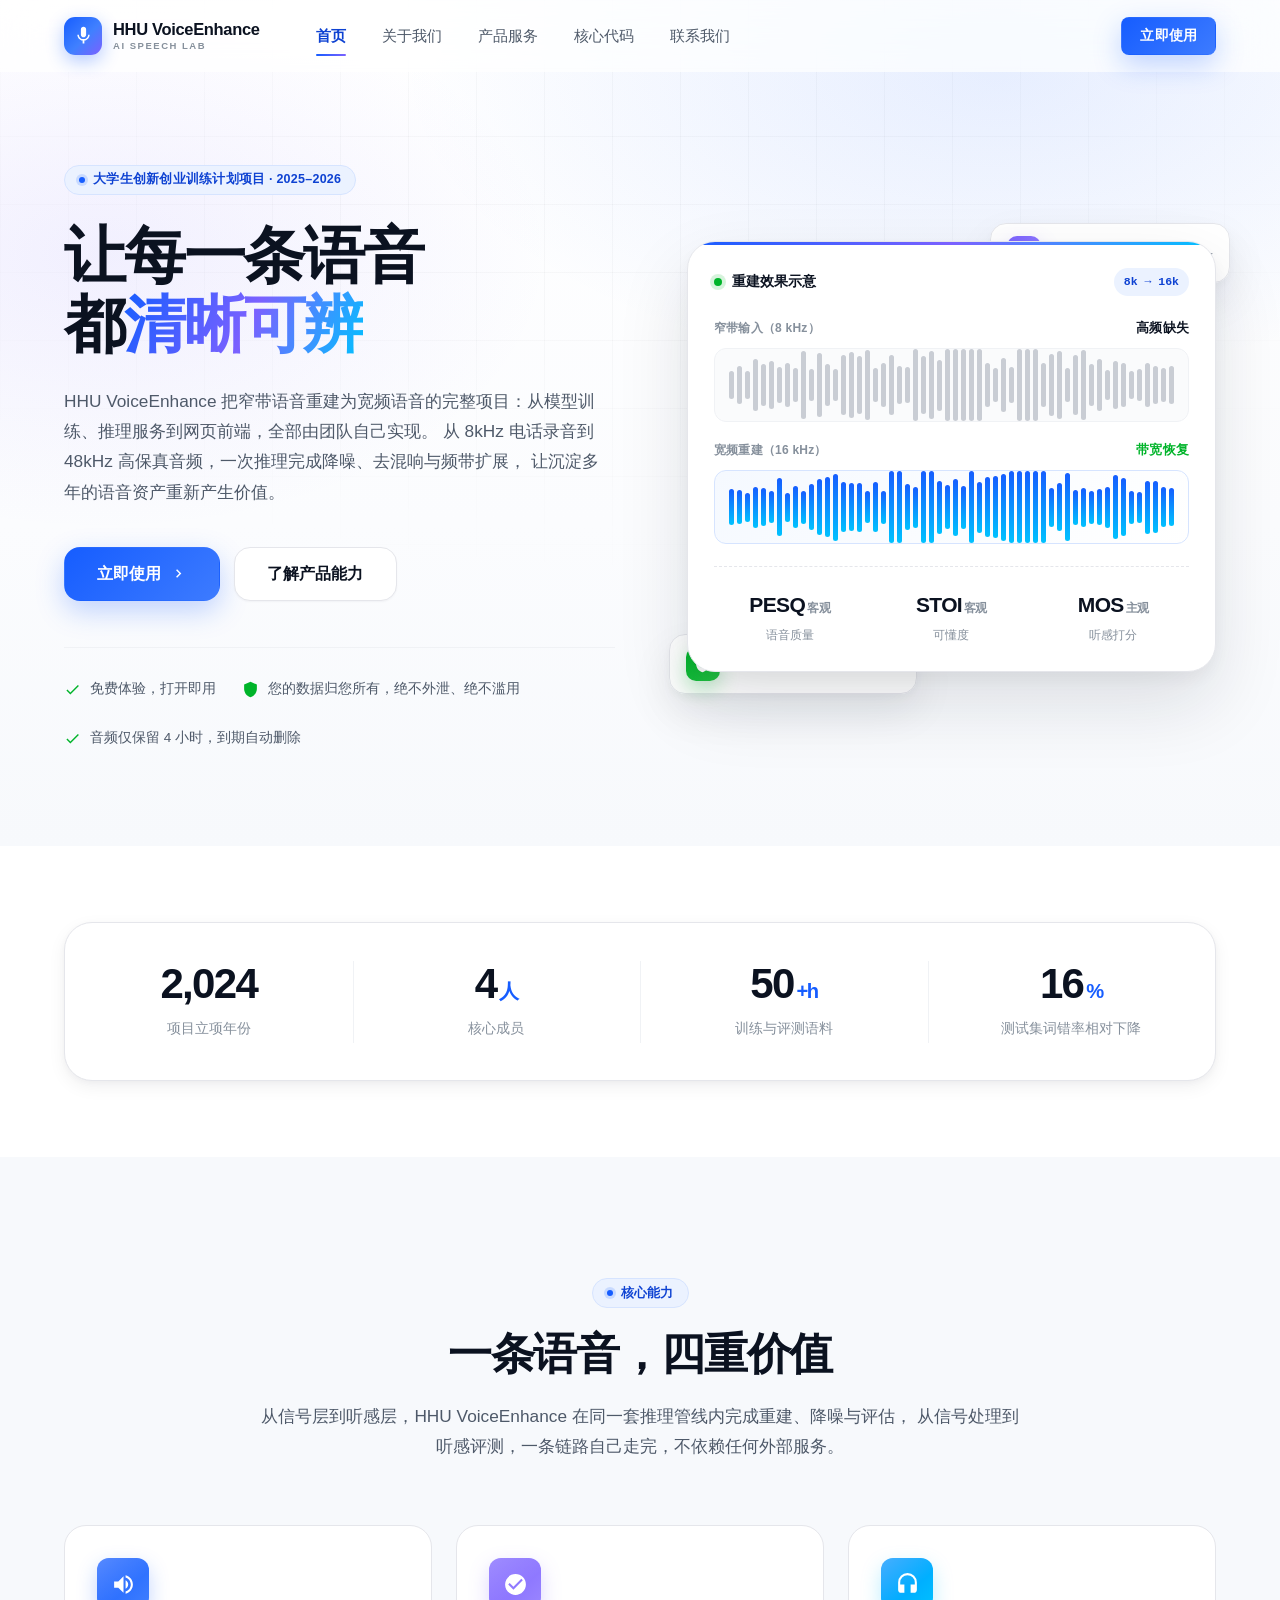
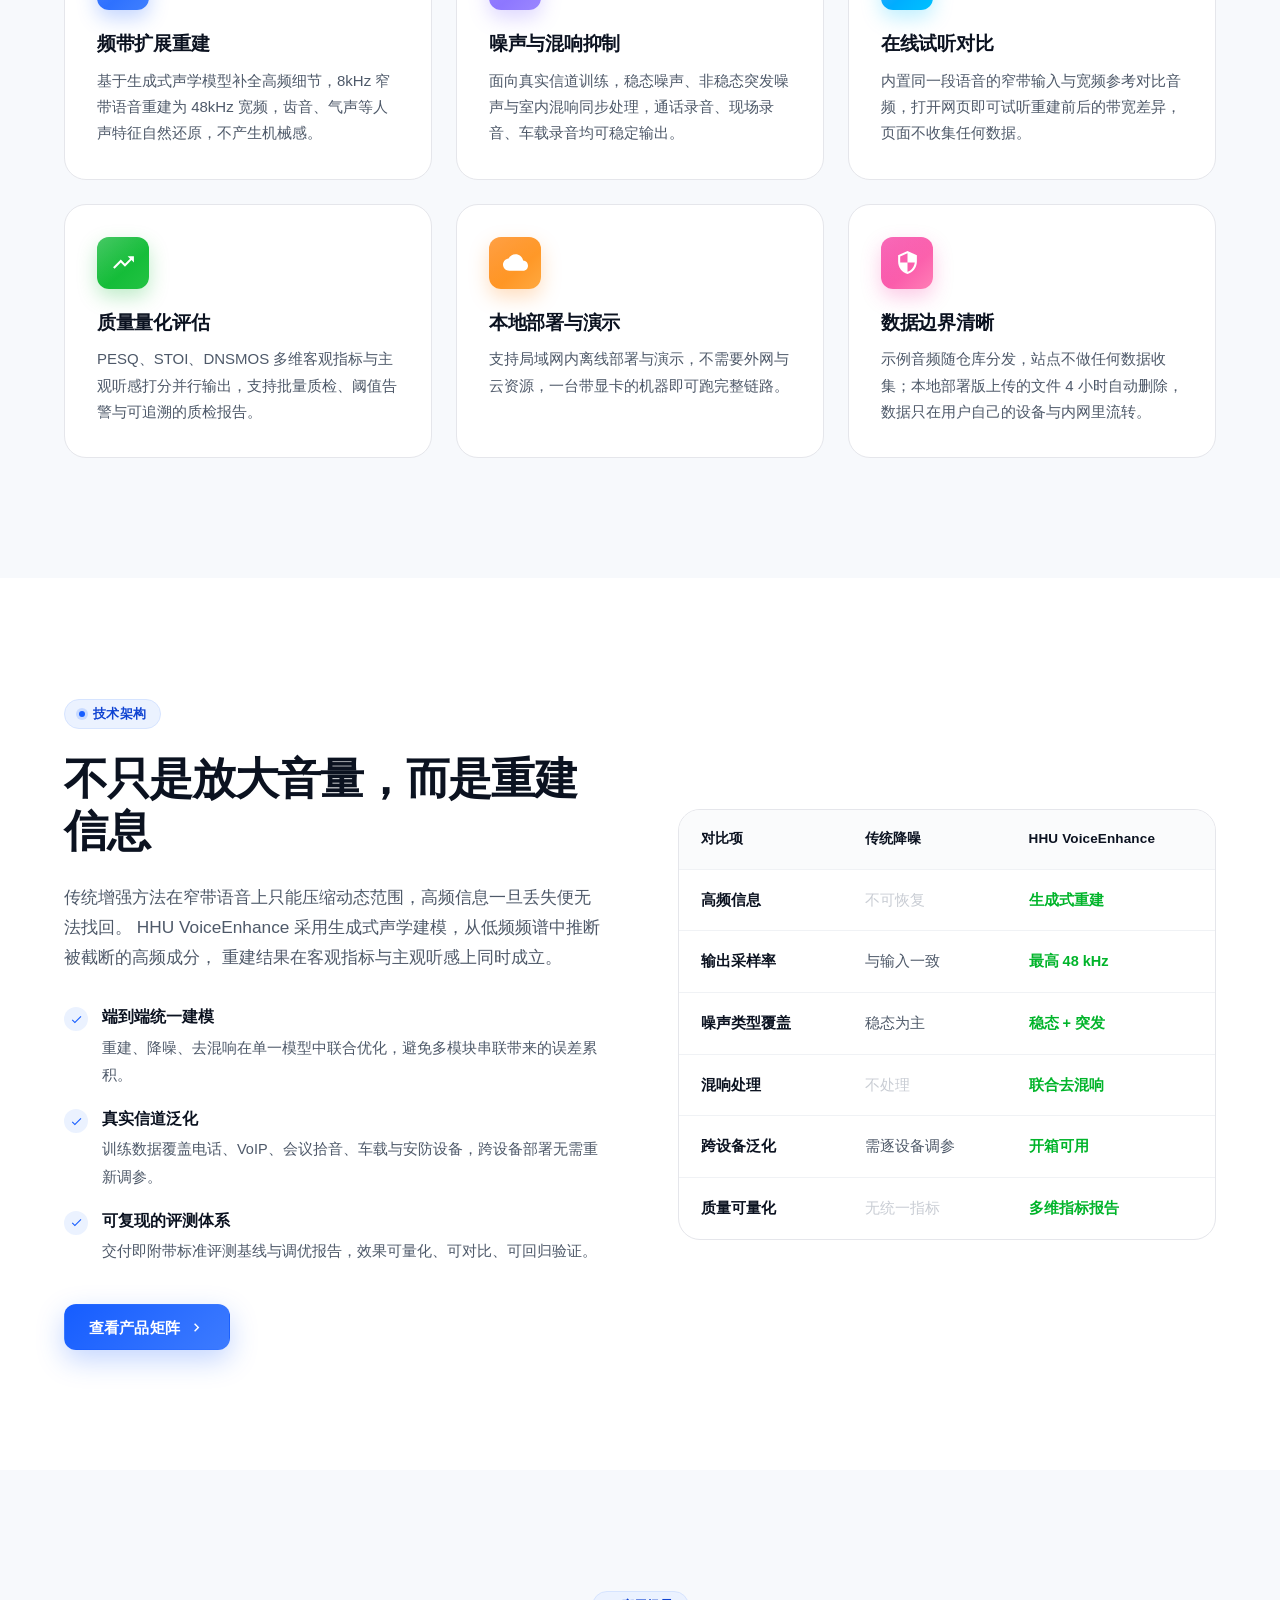
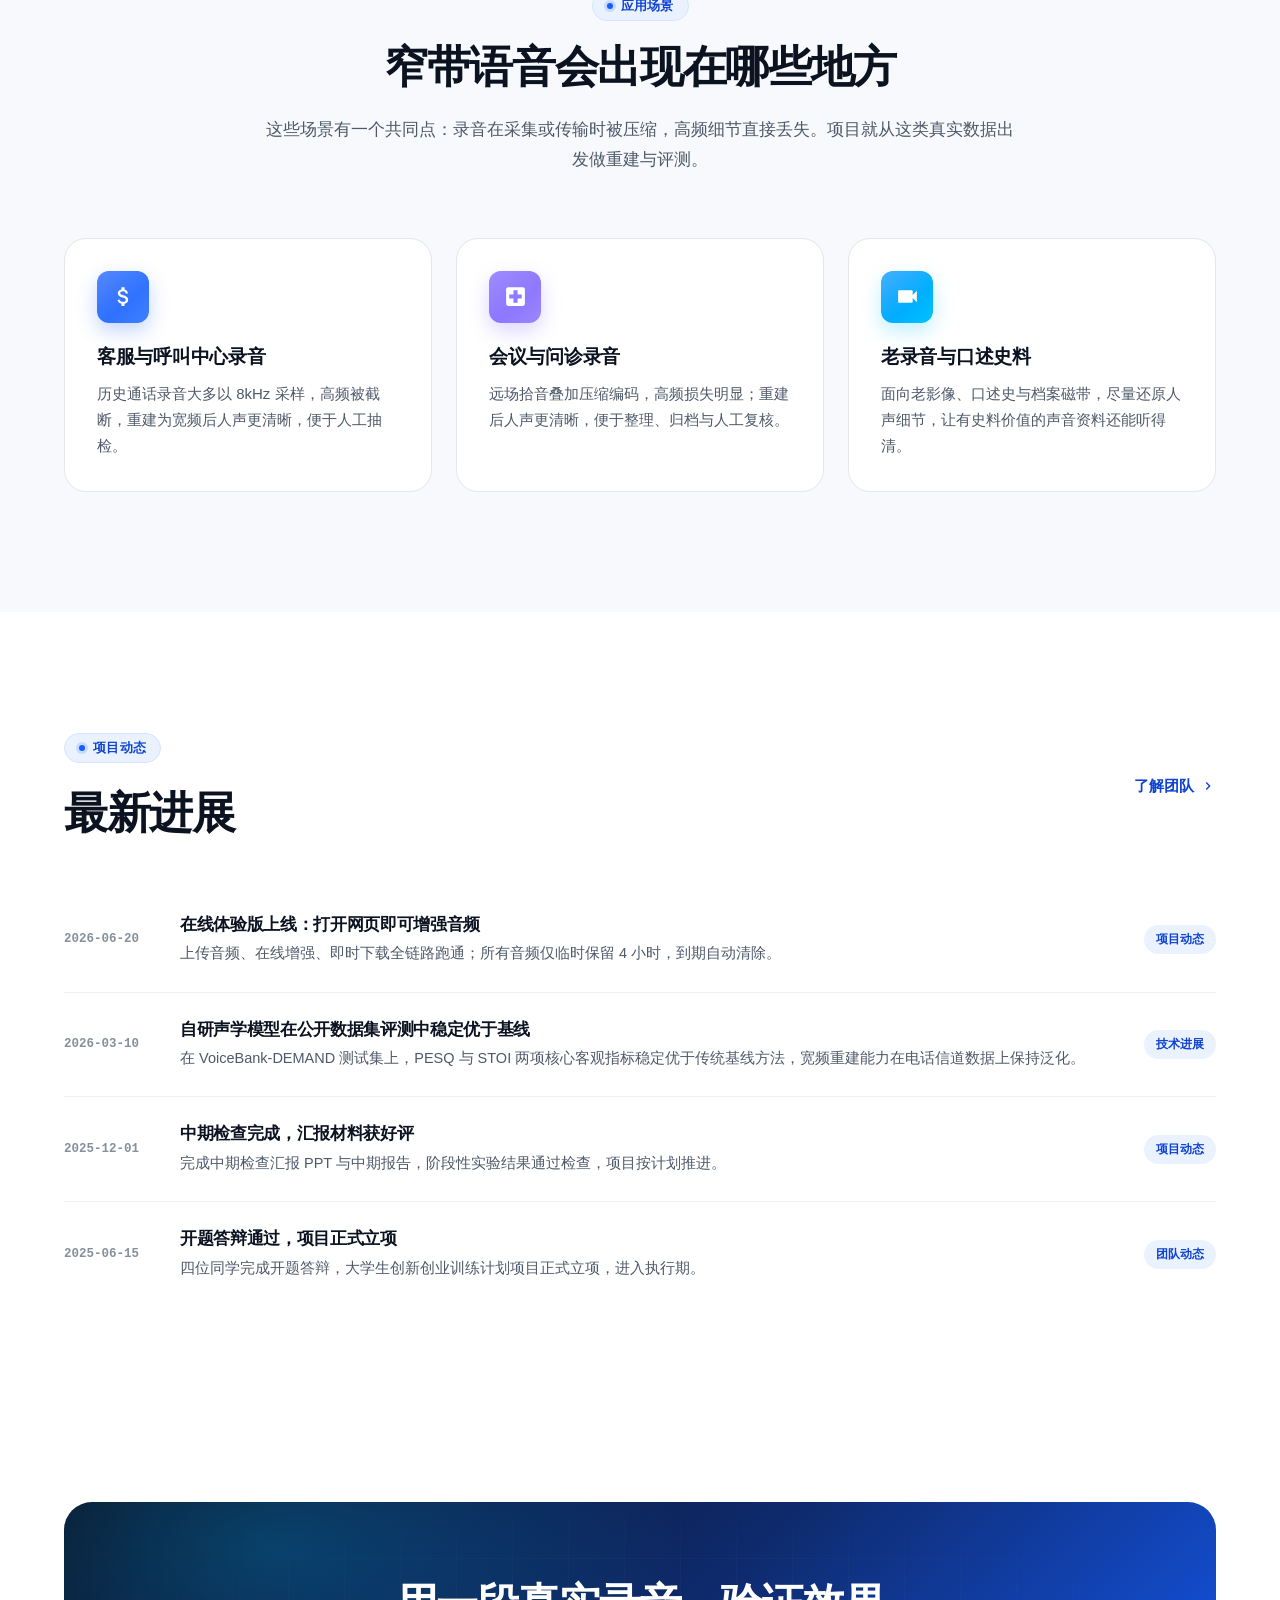
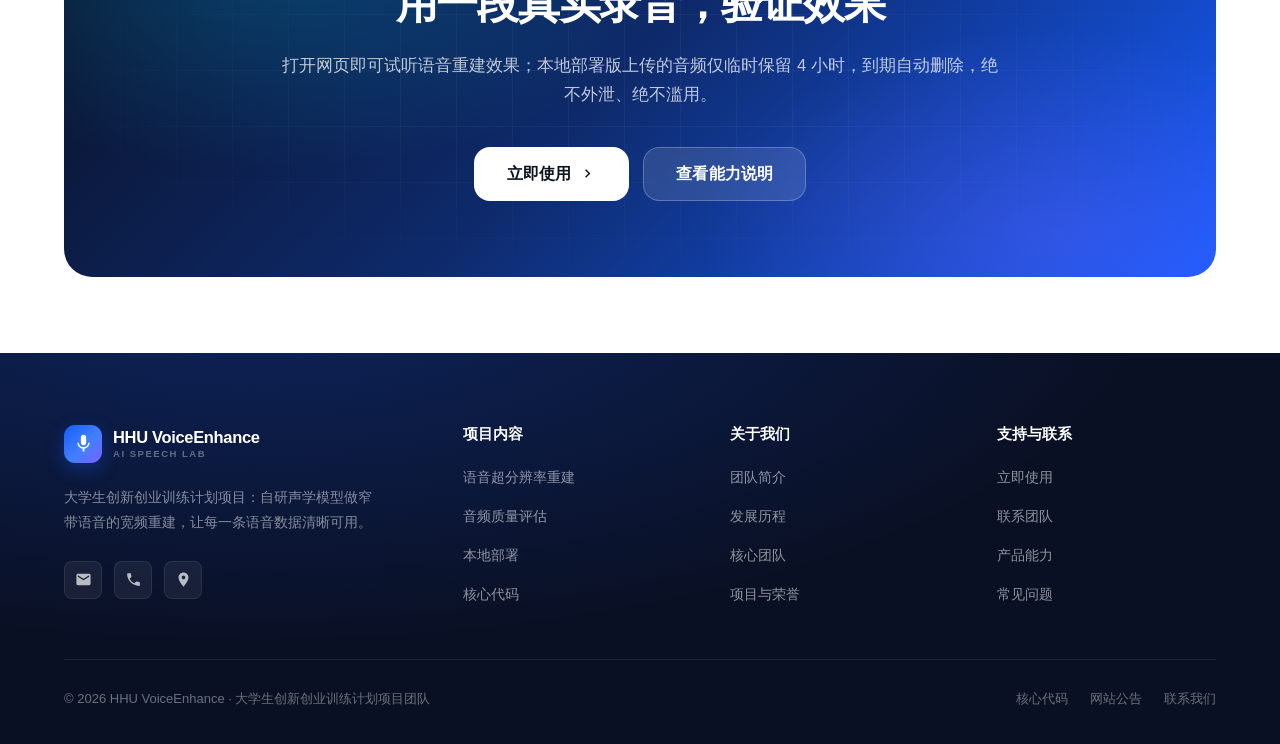
<file: index.html>
<!DOCTYPE html>
<html lang="zh-CN">
<head>
<meta charset="UTF-8">
<meta name="viewport" content="width=device-width, initial-scale=1.0">
<title>HHU VoiceEnhance · AI 语音超分辨率重建 · 大学生创新创业训练计划项目</title>
<meta name="description" content="HHU VoiceEnhance 是大学生创新创业训练计划项目，面向窄带语音做宽频重建与效果评测，让每一条语音数据清晰可用。">
<meta name="keywords" content="语音增强,语音超分辨率,AI 语音,音频重建,音频质检">
<link rel="stylesheet" href="assets/css/style.css">
</head>
<body>

<!-- ================= 顶栏 ================= -->
<header class="site-header">
    <div class="header-inner">
        <a class="brand" href="index.html">
            <span class="brand-mark">
                <svg viewBox="0 0 24 24"><path d="M12 14c1.66 0 2.99-1.34 2.99-3L15 5c0-1.66-1.34-3-3-3S9 3.34 9 5v6c0 1.66 1.34 3 3 3zm5.3-3c0 3-2.54 5.1-5.3 5.1S6.7 14 6.7 11H5c0 3.41 2.72 6.23 6 6.72V21h2v-3.28c3.28-.48 6-3.3 6-6.72h-1.7z"/></svg>
            </span>
            <span class="brand-text">
                <span class="brand-name">HHU VoiceEnhance</span>
                <span class="brand-sub">AI SPEECH LAB</span>
            </span>
        </a>

        <nav class="nav">
            <a class="nav-link" href="index.html">首页</a>
            <a class="nav-link" href="about.html">关于我们</a>
            <a class="nav-link" href="products.html">产品服务</a>
            <a class="nav-link" href="code.html">核心代码</a>
            <a class="nav-link" href="contact.html">联系我们</a>
        </nav>

        <div class="header-actions"><a class="btn btn-primary btn-sm" href="try.html">立即使用</a></div>

        <button class="nav-toggle" type="button" aria-label="打开菜单" aria-expanded="false">
            <svg viewBox="0 0 24 24"><path d="M3 18h18v-2H3v2zm0-5h18v-2H3v2zm0-7v2h18V6H3z"/></svg>
        </button>
    </div>
</header>

<div class="nav-drawer" id="navDrawer">
    <a href="index.html">首页</a>
    <a href="about.html">关于我们</a>
    <a href="products.html">产品服务</a>
    <a href="code.html">核心代码</a>
    <a href="contact.html">联系我们</a>
    <div class="drawer-foot"><a class="btn btn-primary" href="try.html">立即使用</a></div>
</div>

<main>

<!-- ================= Hero ================= -->
<section class="hero">
    <div class="container hero-inner">
        <div class="hero-copy">
            <span class="eyebrow"><span class="dot"></span>大学生创新创业训练计划项目 · 2025–2026</span>

            <h1 class="display">
                让每一条语音<br>
                都<span class="text-grad">清晰可辨</span>
            </h1>

            <p class="lead">
                HHU VoiceEnhance 把窄带语音重建为宽频语音的完整项目：从模型训练、推理服务到网页前端，全部由团队自己实现。
                从 8kHz 电话录音到 48kHz 高保真音频，一次推理完成降噪、去混响与频带扩展，
                让沉淀多年的语音资产重新产生价值。
            </p>

            <div class="hero-cta">
                <a class="btn btn-primary btn-lg" href="try.html">
                    立即使用
                    <svg viewBox="0 0 24 24"><path d="M10 6L8.59 7.41 13.17 12l-4.58 4.59L10 18l6-6z"/></svg>
                </a>
                <a class="btn btn-ghost btn-lg" href="products.html">了解产品能力</a>
            </div>

            <div class="hero-trust">
                <span class="hero-trust-item">
                    <svg viewBox="0 0 24 24"><path d="M9 16.17L4.83 12l-1.42 1.41L9 19 21 7l-1.41-1.41z"/></svg>
                    免费体验，打开即用
                </span>
                <span class="hero-trust-item">
                    <svg viewBox="0 0 24 24"><path d="M12 1L3 5v6c0 5.55 3.84 10.74 9 12 5.16-1.26 9-6.45 9-12V5l-9-4z"/></svg>
                    您的数据归您所有，绝不外泄、绝不滥用
                </span>
                <span class="hero-trust-item">
                    <svg viewBox="0 0 24 24"><path d="M9 16.17L4.83 12l-1.42 1.41L9 19 21 7l-1.41-1.41z"/></svg>
                    音频仅保留 4 小时，到期自动删除
                </span>
            </div>
        </div>

        <div class="hero-visual">
            <div class="float-chip a">
                <span class="fc-icon i-purple">
                    <svg viewBox="0 0 24 24"><path d="M13 3h-2v10h2V3zm4.83 2.17l-1.42 1.42C17.99 7.86 19 9.81 19 12c0 3.87-3.13 7-7 7s-7-3.13-7-7c0-2.19 1.01-4.14 2.58-5.42L6.17 5.17C4.23 6.82 3 9.26 3 12c0 4.97 4.03 9 9 9s9-4.03 9-9c0-2.74-1.23-5.18-3.17-6.83z"/></svg>
                </span>
                <span>
                    <span class="fc-t">窄带语音重建</span>
                    <span class="fc-s">8 kHz → 16 kHz</span>
                </span>
            </div>

            <div class="float-chip b">
                <span class="fc-icon i-green">
                    <svg viewBox="0 0 24 24"><path d="M12 1L3 5v6c0 5.55 3.84 10.74 9 12 5.16-1.26 9-6.45 9-12V5l-9-4zm-2 16l-4-4 1.41-1.41L10 14.17l6.59-6.59L18 9l-8 8z"/></svg>
                </span>
                <span>
                    <span class="fc-t">数据边界清晰</span>
                    <span class="fc-s">本地处理，不上传</span>
                </span>
            </div>

            <div class="visual-card">
                <div class="visual-head">
                    <span class="visual-title"><span class="pulse"></span>重建效果示意</span>
                    <span class="visual-badge">8k → 16k</span>
                </div>

                <div class="wave-row">
                    <div class="wave-label"><span>窄带输入（8 kHz）</span><b>高频缺失</b></div>
                    <div class="wave-box" data-bars="56"></div>
                </div>

                <div class="wave-row">
                    <div class="wave-label"><span>宽频重建（16 kHz）</span><b class="ok">带宽恢复</b></div>
                    <div class="wave-box clean" data-bars="56"></div>
                </div>

                <div class="visual-metrics">
                    <div class="visual-metric">
                        <div class="v">PESQ<small>客观</small></div>
                        <div class="k">语音质量</div>
                    </div>
                    <div class="visual-metric">
                        <div class="v">STOI<small>客观</small></div>
                        <div class="k">可懂度</div>
                    </div>
                    <div class="visual-metric">
                        <div class="v">MOS<small>主观</small></div>
                        <div class="k">听感打分</div>
                    </div>
                </div>
            </div>
        </div>
    </div>
</section>

<!-- ================= 数据 ================= -->
<section class="section-sm">
    <div class="container">
        <div class="stats-band reveal">
            <div class="stat">
                <div class="num"><span data-count="2025">0</span></div>
                <div class="lbl">项目立项年份</div>
            </div>
            <div class="stat">
                <div class="num"><span data-count="4">0</span><span class="u">人</span></div>
                <div class="lbl">核心成员</div>
            </div>
            <div class="stat">
                <div class="num"><span data-count="50">0</span><span class="u">+h</span></div>
                <div class="lbl">训练与评测语料</div>
            </div>
            <div class="stat">
                <div class="num"><span data-count="16">0</span><span class="u">%</span></div>
                <div class="lbl">测试集词错率相对下降</div>
            </div>
        </div>
    </div>
</section>

<!-- ================= 核心能力 ================= -->
<section class="section section-soft">
    <div class="container">
        <div class="section-head center reveal">
            <span class="eyebrow"><span class="dot"></span>核心能力</span>
            <h2 class="h-section">一条语音，四重价值</h2>
            <p class="lead">
                从信号层到听感层，HHU VoiceEnhance 在同一套推理管线内完成重建、降噪与评估，
                从信号处理到听感评测，一条链路自己走完，不依赖任何外部服务。
            </p>
        </div>

        <div class="grid grid-3">
            <div class="card card-hover reveal" data-delay="1">
                <div class="card-icon i-blue">
                    <svg viewBox="0 0 24 24"><path d="M3 9v6h4l5 5V4L7 9H3zm13.5 3c0-1.77-1.02-3.29-2.5-4.03v8.05c1.48-.73 2.5-2.25 2.5-4.02zM14 3.23v2.06c2.89.86 5 3.54 5 6.71s-2.11 5.85-5 6.71v2.06c4.01-.91 7-4.49 7-8.77s-2.99-7.86-7-8.77z"/></svg>
                </div>
                <h3 class="h-card">频带扩展重建</h3>
                <p>基于生成式声学模型补全高频细节，8kHz 窄带语音重建为 48kHz 宽频，齿音、气声等人声特征自然还原，不产生机械感。</p>
            </div>

            <div class="card card-hover reveal" data-delay="2">
                <div class="card-icon i-purple">
                    <svg viewBox="0 0 24 24"><path d="M12 2C6.48 2 2 6.48 2 12s4.48 10 10 10 10-4.48 10-10S17.52 2 12 2zm-2 15l-5-5 1.41-1.41L10 14.17l7.59-7.59L19 8l-9 9z"/></svg>
                </div>
                <h3 class="h-card">噪声与混响抑制</h3>
                <p>面向真实信道训练，稳态噪声、非稳态突发噪声与室内混响同步处理，通话录音、现场录音、车载录音均可稳定输出。</p>
            </div>

            <div class="card card-hover reveal" data-delay="3">
                <div class="card-icon i-cyan">
                    <svg viewBox="0 0 24 24"><path d="M12 1a9 9 0 0 0-9 9v7a3 3 0 0 0 3 3h3v-8H5v-2a7 7 0 0 1 14 0v2h-4v8h3a3 3 0 0 0 3-3v-7a9 9 0 0 0-9-9z"/></svg>
                </div>
                <h3 class="h-card">在线试听对比</h3>
                <p>内置同一段语音的窄带输入与宽频参考对比音频，打开网页即可试听重建前后的带宽差异，页面不收集任何数据。</p>
            </div>

            <div class="card card-hover reveal" data-delay="1">
                <div class="card-icon i-green">
                    <svg viewBox="0 0 24 24"><path d="M16 6l2.29 2.29-4.88 4.88-4-4L2 16.59 3.41 18l6-6 4 4 6.3-6.29L22 12V6z"/></svg>
                </div>
                <h3 class="h-card">质量量化评估</h3>
                <p>PESQ、STOI、DNSMOS 多维客观指标与主观听感打分并行输出，支持批量质检、阈值告警与可追溯的质检报告。</p>
            </div>

            <div class="card card-hover reveal" data-delay="2">
                <div class="card-icon i-orange">
                    <svg viewBox="0 0 24 24"><path d="M19.35 10.04C18.67 6.59 15.64 4 12 4 9.11 4 6.6 5.64 5.35 8.04 2.34 8.36 0 10.91 0 14c0 3.31 2.69 6 6 6h13c2.76 0 5-2.24 5-5 0-2.64-2.05-4.78-4.65-4.96z"/></svg>
                </div>
                <h3 class="h-card">本地部署与演示</h3>
                <p>支持局域网内离线部署与演示，不需要外网与云资源，一台带显卡的机器即可跑完整链路。</p>
            </div>

            <div class="card card-hover reveal" data-delay="3">
                <div class="card-icon i-pink">
                    <svg viewBox="0 0 24 24"><path d="M12 1L3 5v6c0 5.55 3.84 10.74 9 12 5.16-1.26 9-6.45 9-12V5l-9-4zm0 10.99h7c-.53 4.12-3.28 7.79-7 8.94V12H5V6.3l7-3.11v8.8z"/></svg>
                </div>
                <h3 class="h-card">数据边界清晰</h3>
                <p>示例音频随仓库分发，站点不做任何数据收集；本地部署版上传的文件 4 小时自动删除，数据只在用户自己的设备与内网里流转。</p>
            </div>
        </div>
    </div>
</section>

<!-- ================= 技术展示 ================= -->
<section class="section">
    <div class="container feature-split">
        <div class="reveal">
            <span class="eyebrow"><span class="dot"></span>技术架构</span>
            <h2 class="h-section mt-24">不只是放大音量，而是重建信息</h2>
            <p class="lead mt-24">
                传统增强方法在窄带语音上只能压缩动态范围，高频信息一旦丢失便无法找回。
                HHU VoiceEnhance 采用生成式声学建模，从低频频谱中推断被截断的高频成分，
                重建结果在客观指标与主观听感上同时成立。
            </p>

            <div class="check-list">
                <div class="check-item">
                    <span class="ci"><svg viewBox="0 0 24 24"><path d="M9 16.17L4.83 12l-1.42 1.41L9 19 21 7l-1.41-1.41z"/></svg></span>
                    <span class="ct">
                        <b>端到端统一建模</b>
                        <span>重建、降噪、去混响在单一模型中联合优化，避免多模块串联带来的误差累积。</span>
                    </span>
                </div>
                <div class="check-item">
                    <span class="ci"><svg viewBox="0 0 24 24"><path d="M9 16.17L4.83 12l-1.42 1.41L9 19 21 7l-1.41-1.41z"/></svg></span>
                    <span class="ct">
                        <b>真实信道泛化</b>
                        <span>训练数据覆盖电话、VoIP、会议拾音、车载与安防设备，跨设备部署无需重新调参。</span>
                    </span>
                </div>
                <div class="check-item">
                    <span class="ci"><svg viewBox="0 0 24 24"><path d="M9 16.17L4.83 12l-1.42 1.41L9 19 21 7l-1.41-1.41z"/></svg></span>
                    <span class="ct">
                        <b>可复现的评测体系</b>
                        <span>交付即附带标准评测基线与调优报告，效果可量化、可对比、可回归验证。</span>
                    </span>
                </div>
            </div>

            <a class="btn btn-primary mt-40" href="products.html">
                查看产品矩阵
                <svg viewBox="0 0 24 24"><path d="M10 6L8.59 7.41 13.17 12l-4.58 4.59L10 18l6-6z"/></svg>
            </a>
        </div>

        <div class="reveal" data-delay="1">
            <div class="table-wrap">
                <table class="cmp">
                    <thead>
                        <tr>
                            <th>对比项</th>
                            <th>传统降噪</th>
                            <th>HHU VoiceEnhance</th>
                        </tr>
                    </thead>
                    <tbody>
                        <tr>
                            <td>高频信息</td>
                            <td class="no">不可恢复</td>
                            <td class="yes">生成式重建</td>
                        </tr>
                        <tr>
                            <td>输出采样率</td>
                            <td>与输入一致</td>
                            <td class="yes">最高 48 kHz</td>
                        </tr>
                        <tr>
                            <td>噪声类型覆盖</td>
                            <td>稳态为主</td>
                            <td class="yes">稳态 + 突发</td>
                        </tr>
                        <tr>
                            <td>混响处理</td>
                            <td class="no">不处理</td>
                            <td class="yes">联合去混响</td>
                        </tr>
                        <tr>
                            <td>跨设备泛化</td>
                            <td>需逐设备调参</td>
                            <td class="yes">开箱可用</td>
                        </tr>
                        <tr>
                            <td>质量可量化</td>
                            <td class="no">无统一指标</td>
                            <td class="yes">多维指标报告</td>
                        </tr>
                    </tbody>
                </table>
            </div>
        </div>
    </div>
</section>

<!-- ================= 解决方案 ================= -->
<section class="section section-soft">
    <div class="container">
        <div class="section-head center reveal">
            <span class="eyebrow"><span class="dot"></span>应用场景</span>
            <h2 class="h-section">窄带语音会出现在哪些地方</h2>
            <p class="lead">这些场景有一个共同点：录音在采集或传输时被压缩，高频细节直接丢失。项目就从这类真实数据出发做重建与评测。</p>
        </div>

        <div class="grid grid-3">
            <div class="card card-hover reveal" data-delay="1">
                <div class="card-icon i-blue">
                    <svg viewBox="0 0 24 24"><path d="M11.8 10.9c-2.27-.59-3-1.2-3-2.15 0-1.09 1.01-1.85 2.7-1.85 1.78 0 2.44.85 2.5 2.1h2.21c-.07-1.72-1.12-3.3-3.21-3.81V3h-3v2.16c-1.94.42-3.5 1.68-3.5 3.61 0 2.31 1.91 3.46 4.7 4.13 2.5.6 3 1.48 3 2.41 0 .69-.49 1.79-2.7 1.79-2.06 0-2.87-.92-2.98-2.1h-2.2c.12 2.19 1.76 3.42 3.68 3.83V21h3v-2.15c1.95-.37 3.5-1.5 3.5-3.55 0-2.84-2.43-3.81-4.7-4.4z"/></svg>
                </div>
                <h3 class="h-card">客服与呼叫中心录音</h3>
                <p>历史通话录音大多以 8kHz 采样，高频被截断，重建为宽频后人声更清晰，便于人工抽检。</p>
            </div>

            <div class="card card-hover reveal" data-delay="2">
                <div class="card-icon i-purple">
                    <svg viewBox="0 0 24 24"><path d="M19 3H5c-1.1 0-2 .9-2 2v14c0 1.1.9 2 2 2h14c1.1 0 2-.9 2-2V5c0-1.1-.9-2-2-2zm-1 11h-4v4h-4v-4H6v-4h4V6h4v4h4v4z"/></svg>
                </div>
                <h3 class="h-card">会议与问诊录音</h3>
                <p>远场拾音叠加压缩编码，高频损失明显；重建后人声更清晰，便于整理、归档与人工复核。</p>
            </div>

            <div class="card card-hover reveal" data-delay="3">
                <div class="card-icon i-cyan">
                    <svg viewBox="0 0 24 24"><path d="M17 10.5V7c0-.55-.45-1-1-1H4c-.55 0-1 .45-1 1v10c0 .55.45 1 1 1h12c.55 0 1-.45 1-1v-3.5l4 4v-11l-4 4z"/></svg>
                </div>
                <h3 class="h-card">老录音与口述史料</h3>
                <p>面向老影像、口述史与档案磁带，尽量还原人声细节，让有史料价值的声音资料还能听得清。</p>
            </div>
        </div>
    </div>
</section>

<!-- ================= 最新动态 ================= -->
<section class="section">
    <div class="container">
        <div class="flex-between mb-48 reveal">
            <div>
                <span class="eyebrow"><span class="dot"></span>项目动态</span>
                <h2 class="h-section mt-24">最新进展</h2>
            </div>
            <a class="text-link" href="about.html">
                了解团队
                <svg viewBox="0 0 24 24"><path d="M10 6L8.59 7.41 13.17 12l-4.58 4.59L10 18l6-6z"/></svg>
            </a>
        </div>

        <div id="newsList" class="reveal">
            <div class="skeleton" style="height:76px;margin-bottom:14px;"></div>
            <div class="skeleton" style="height:76px;margin-bottom:14px;"></div>
            <div class="skeleton" style="height:76px;"></div>
        </div>
    </div>
</section>

<!-- ================= CTA ================= -->
<section class="section-sm">
    <div class="container">
        <div class="cta-band reveal">
            <div class="cta-inner">
                <h2>用一段真实录音，验证效果</h2>
                <p>打开网页即可试听语音重建效果；本地部署版上传的音频仅临时保留 4 小时，到期自动删除，绝不外泄、绝不滥用。</p>
                <div class="cta-actions">
                    <a class="btn btn-lg" style="background:#fff;color:#0B1220;" href="try.html">
                        立即使用
                        <svg viewBox="0 0 24 24"><path d="M10 6L8.59 7.41 13.17 12l-4.58 4.59L10 18l6-6z"/></svg>
                    </a>
                    <a class="btn btn-light btn-lg" href="products.html">查看能力说明</a>
                </div>
            </div>
        </div>
    </div>
</section>

</main>

<!-- ================= 页脚 ================= -->
<footer class="site-footer">
    <div class="container">
        <div class="footer-grid">
            <div class="footer-brand">
                <a class="brand" href="index.html">
                    <span class="brand-mark">
                        <svg viewBox="0 0 24 24"><path d="M12 14c1.66 0 2.99-1.34 2.99-3L15 5c0-1.66-1.34-3-3-3S9 3.34 9 5v6c0 1.66 1.34 3 3 3zm5.3-3c0 3-2.54 5.1-5.3 5.1S6.7 14 6.7 11H5c0 3.41 2.72 6.23 6 6.72V21h2v-3.28c3.28-.48 6-3.3 6-6.72h-1.7z"/></svg>
                    </span>
                    <span class="brand-text">
                        <span class="brand-name">HHU VoiceEnhance</span>
                        <span class="brand-sub">AI SPEECH LAB</span>
                    </span>
                </a>
                <p>大学生创新创业训练计划项目：自研声学模型做窄带语音的宽频重建，让每一条语音数据清晰可用。</p>
                <div class="footer-social">
                    <a href="contact.html" aria-label="在线留言">
                        <svg viewBox="0 0 24 24"><path d="M20 4H4c-1.1 0-1.99.9-1.99 2L2 18c0 1.1.9 2 2 2h16c1.1 0 2-.9 2-2V6c0-1.1-.9-2-2-2zm0 4l-8 5-8-5V6l8 5 8-5v2z"/></svg>
                    </a>
                    <a href="contact.html" aria-label="在线沟通">
                        <svg viewBox="0 0 24 24"><path d="M6.62 10.79c1.44 2.83 3.76 5.14 6.59 6.59l2.2-2.2c.27-.27.67-.36 1.02-.24 1.12.37 2.33.57 3.57.57.55 0 1 .45 1 1V20c0 .55-.45 1-1 1-9.39 0-17-7.61-17-17 0-.55.45-1 1-1h3.5c.55 0 1 .45 1 1 0 1.25.2 2.45.57 3.57.11.35.03.74-.25 1.02l-2.2 2.2z"/></svg>
                    </a>
                    <a href="contact.html" aria-label="所在地区">
                        <svg viewBox="0 0 24 24"><path d="M12 2C8.13 2 5 5.13 5 9c0 5.25 7 13 7 13s7-7.75 7-13c0-3.87-3.13-7-7-7zm0 9.5c-1.38 0-2.5-1.12-2.5-2.5s1.12-2.5 2.5-2.5 2.5 1.12 2.5 2.5-1.12 2.5-2.5 2.5z"/></svg>
                    </a>
                </div>
            </div>

            <div class="footer-col">
                <h4>项目内容</h4>
                <ul>
                    <li><a href="products.html">语音超分辨率重建</a></li>
                    <li><a href="products.html">音频质量评估</a></li>
                    <li><a href="products.html">本地部署</a></li>
                    <li><a href="code.html">核心代码</a></li>
                </ul>
            </div>

            <div class="footer-col">
                <h4>关于我们</h4>
                <ul>
                    <li><a href="about.html">团队简介</a></li>
                    <li><a href="about.html">发展历程</a></li>
                    <li><a href="about.html">核心团队</a></li>
                    <li><a href="about.html">项目与荣誉</a></li>
                </ul>
            </div>

            <div class="footer-col">
                <h4>支持与联系</h4>
                <ul>
                    <li><a href="try.html">立即使用</a></li>
                    <li><a href="contact.html">联系团队</a></li>
                    <li><a href="products.html">产品能力</a></li>
                    <li><a href="contact.html">常见问题</a></li>
                </ul>
            </div>
        </div>

        <div class="footer-bottom">
            <span>© <span data-year>2026</span> HHU VoiceEnhance · 大学生创新创业训练计划项目团队</span>
            <div class="footer-bottom-links">
                <a href="contact.html">核心代码</a>
                <a href="contact.html">网站公告</a>
                <a href="contact.html">联系我们</a>
            </div>
        </div>
    </div>
</footer>

<script src="assets/js/data.js"></script>
<script src="assets/js/store.js"></script>
<script src="assets/js/site.js"></script>
<script>
(function () {
    'use strict';
    Site.init();

    var list = document.getElementById('newsList');

    Store.news.list({ limit: 4 }).then(function (res) {
        if (!list) return;
        var rows = res.data || [];

        if (!rows.length) {
            list.innerHTML = '<div class="empty-state"><div class="es-title">暂无动态</div><div class="es-desc">敬请期待后续更新</div></div>';
            return;
        }

        list.innerHTML = rows.map(function (n) {
            return '<a class="news-item" href="about.html">' +
                '<div class="news-date">' + Store.utils.escapeHtml(n.date) + '</div>' +
                '<div class="news-body">' +
                    '<h4>' + Store.utils.escapeHtml(n.title) + '</h4>' +
                    '<p>' + Store.utils.escapeHtml(n.summary) + '</p>' +
                '</div>' +
                '<div class="news-tag">' + Store.utils.escapeHtml(n.tag) + '</div>' +
            '</a>';
        }).join('');
    });
})();
</script>
</body>
</html>
</file>
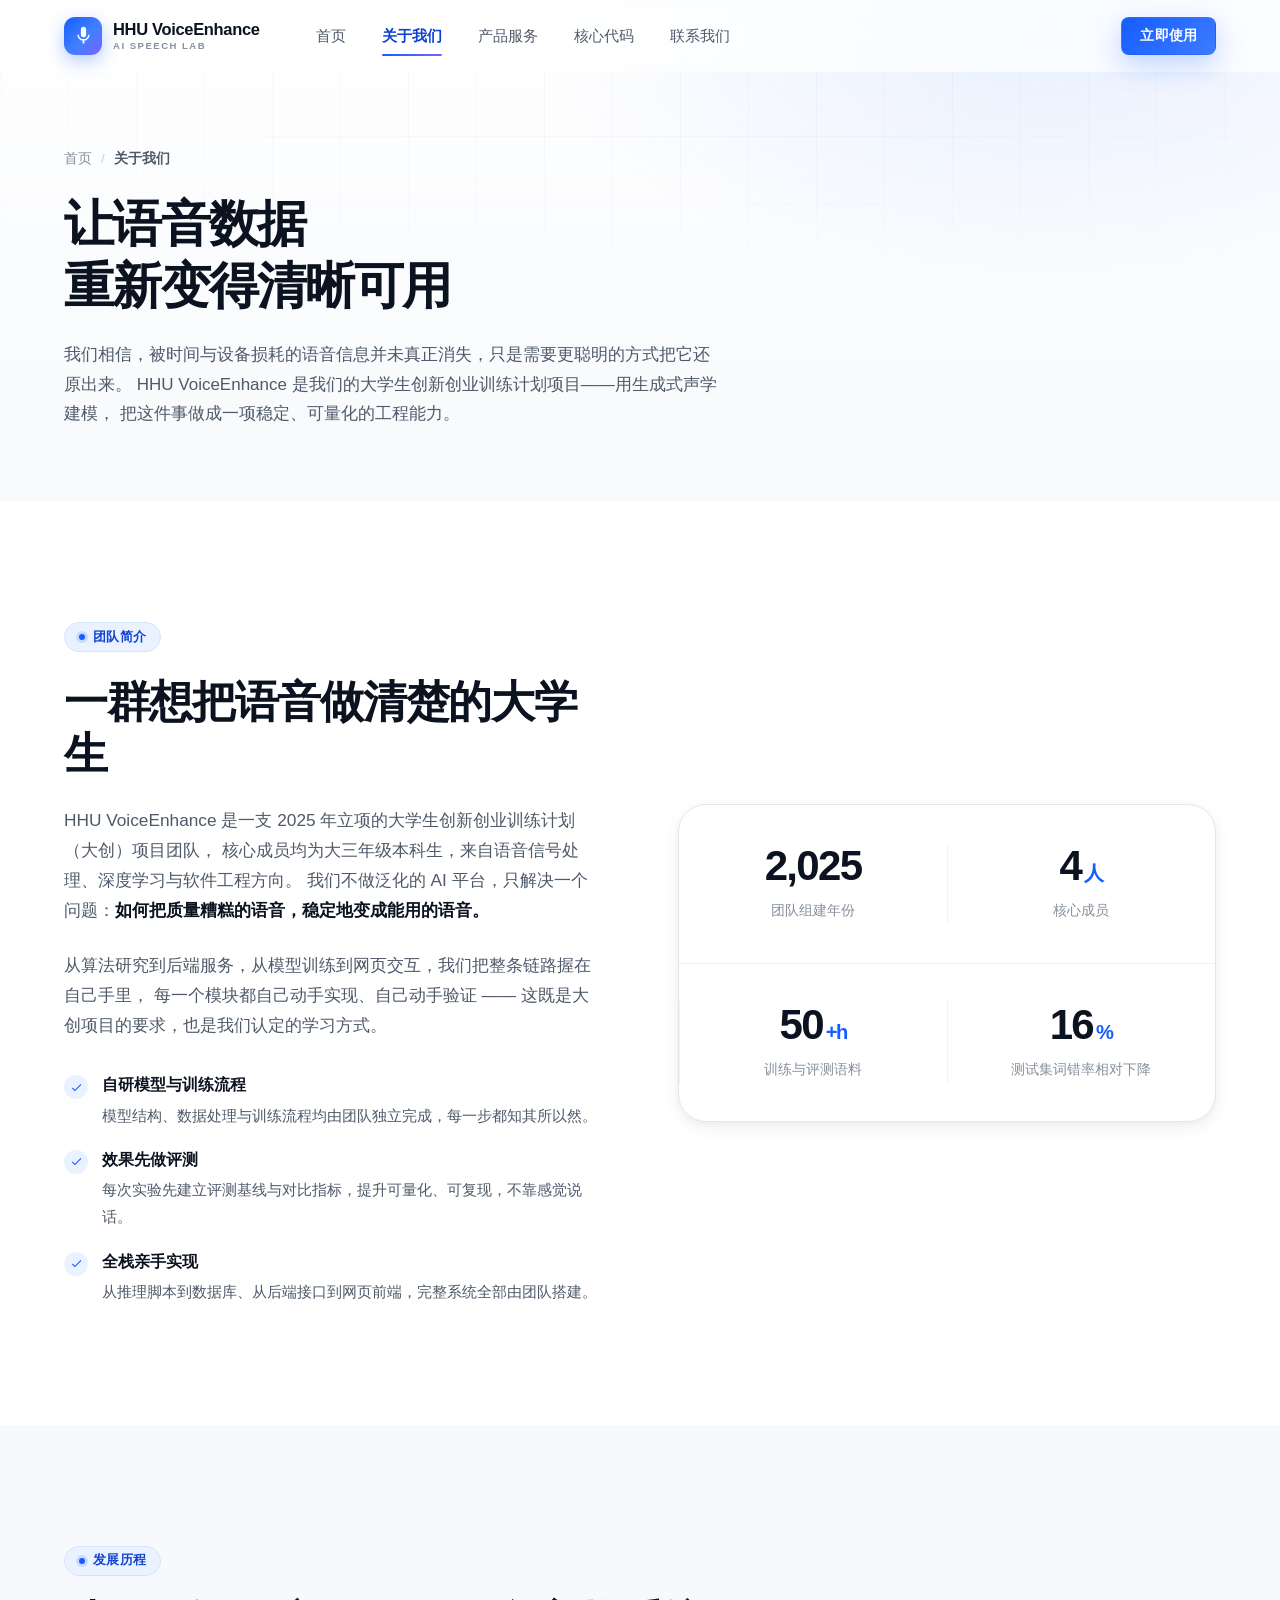
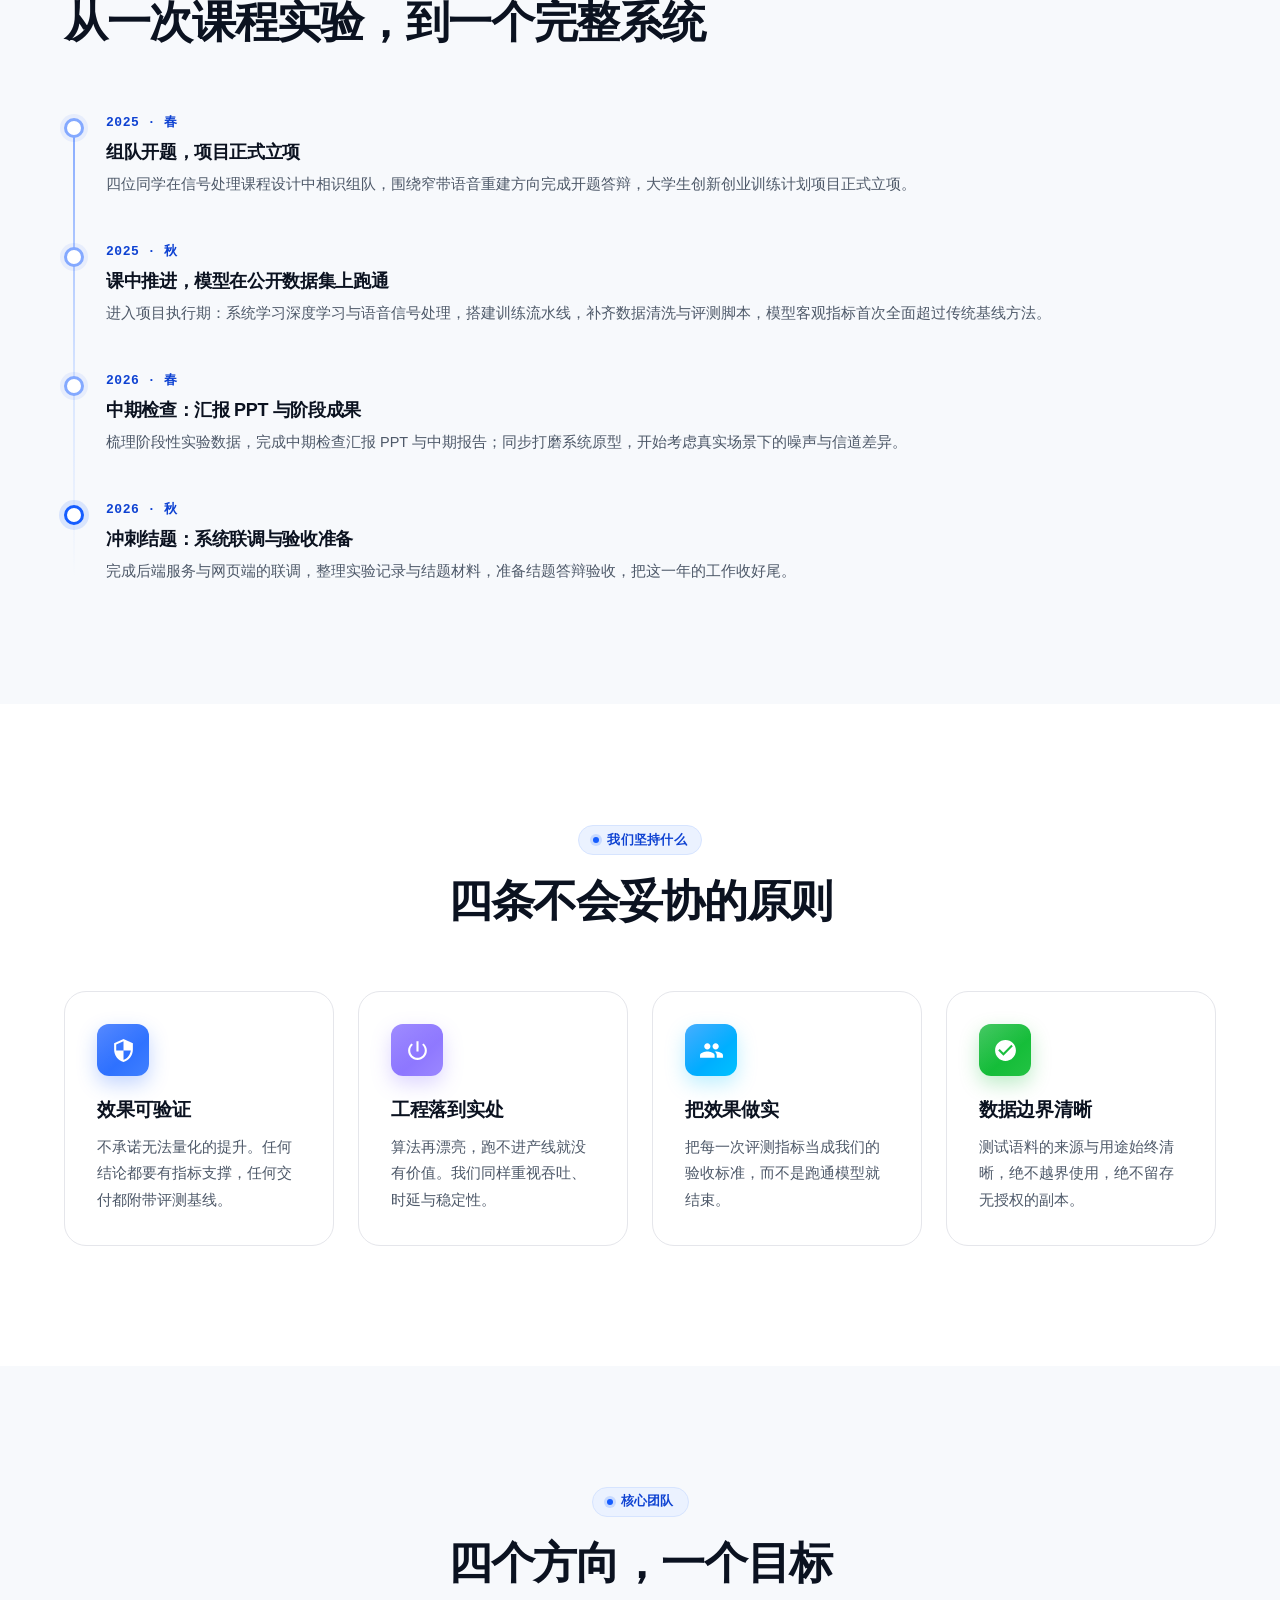
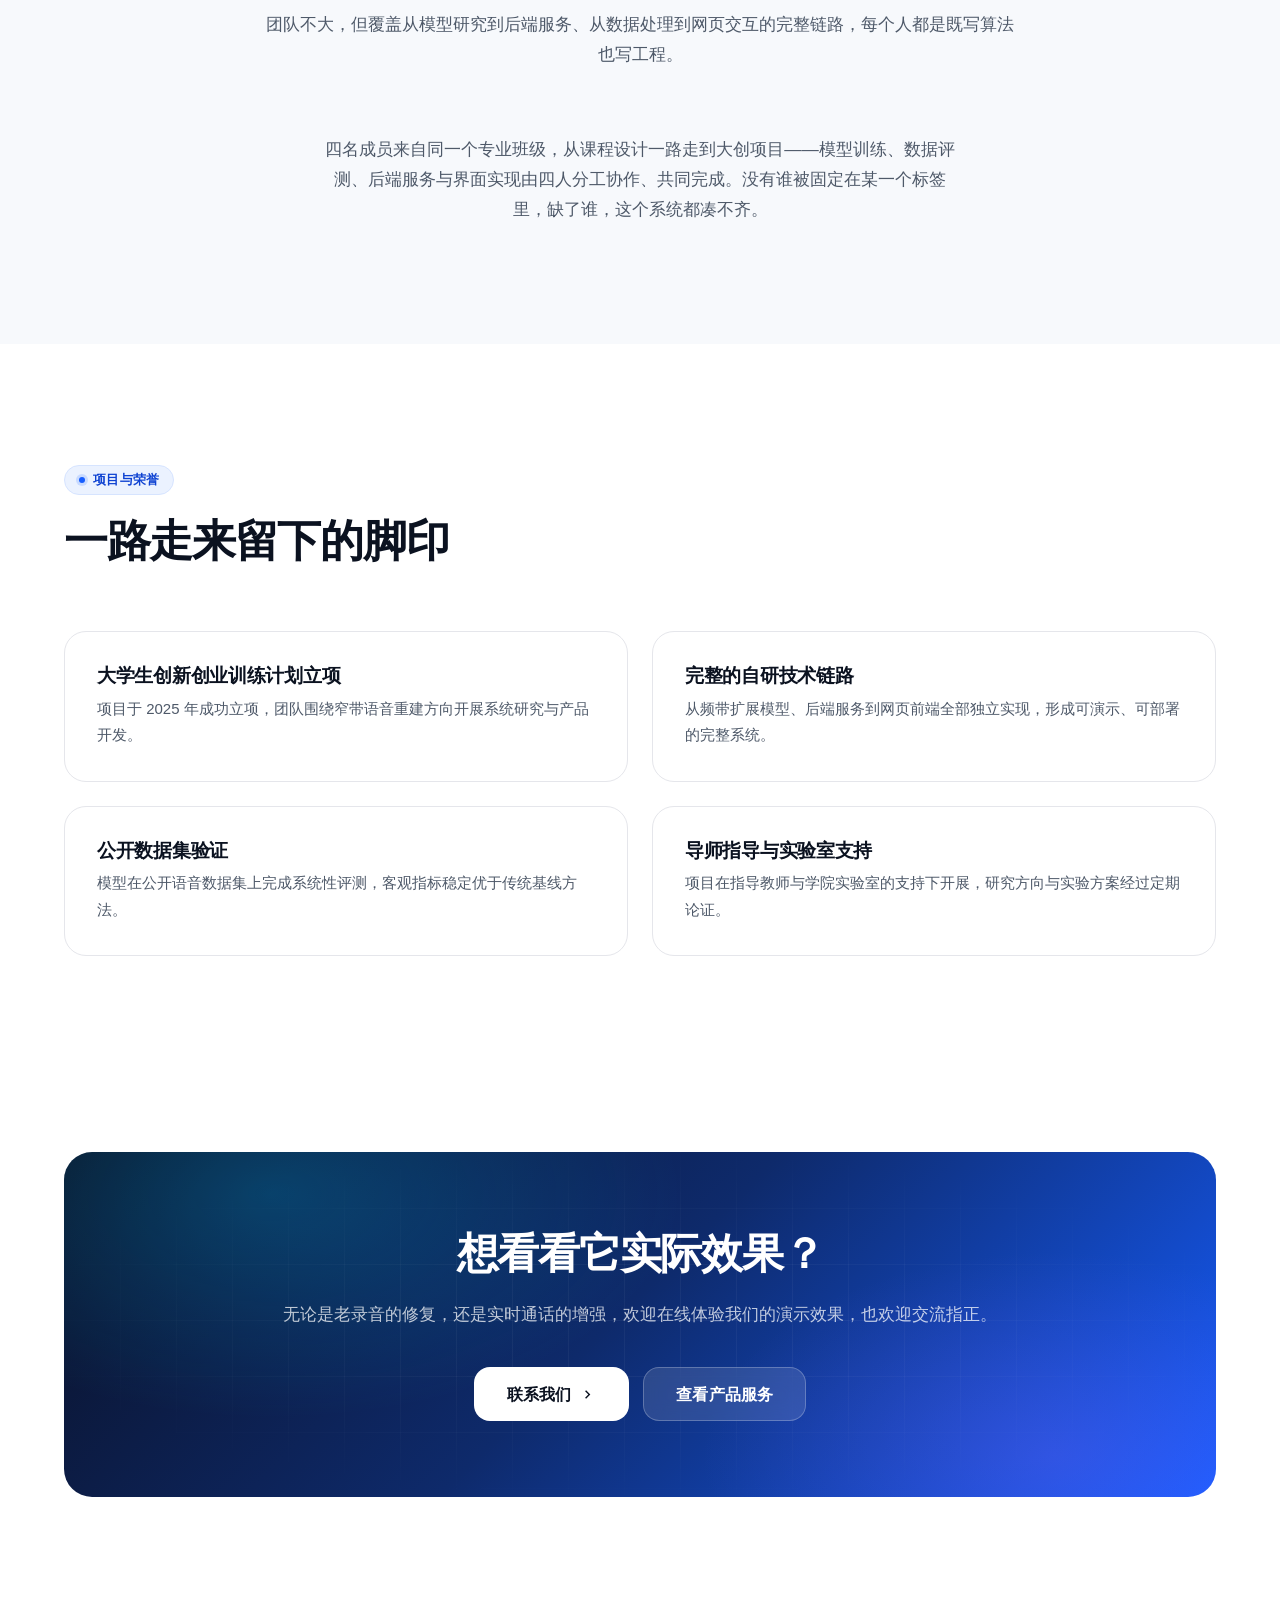
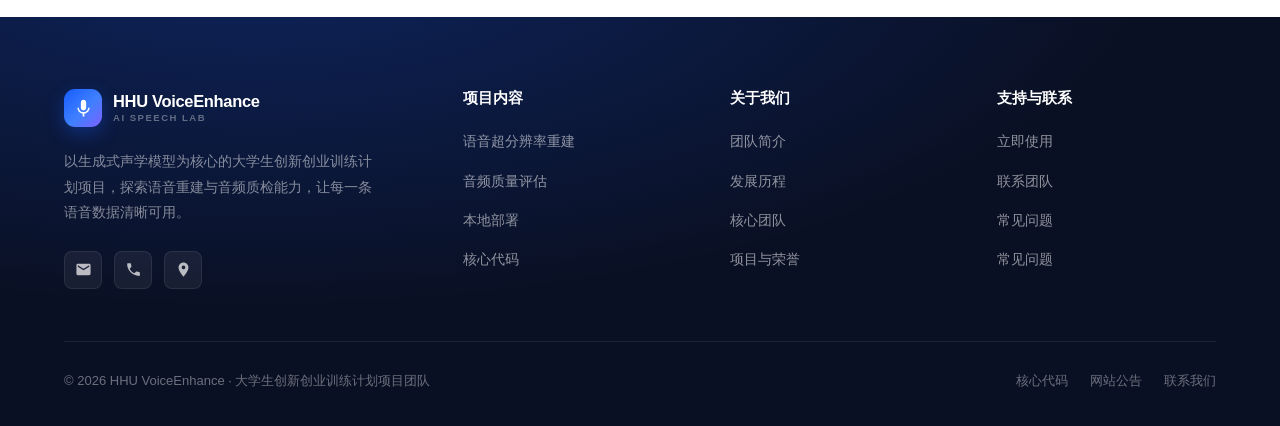
<file: about.html>
<!DOCTYPE html>
<html lang="zh-CN">
<head>
<meta charset="UTF-8">
<meta name="viewport" content="width=device-width, initial-scale=1.0">
<title>关于我们 · HHU VoiceEnhance</title>
<meta name="description" content="HHU VoiceEnhance 是大学生创新创业训练计划项目团队，专注语音超分辨率重建与音频质量评估，从模型到系统全栈自研。">
<link rel="stylesheet" href="assets/css/style.css">
</head>
<body>

<header class="site-header">
    <div class="header-inner">
        <a class="brand" href="index.html">
            <span class="brand-mark">
                <svg viewBox="0 0 24 24"><path d="M12 14c1.66 0 2.99-1.34 2.99-3L15 5c0-1.66-1.34-3-3-3S9 3.34 9 5v6c0 1.66 1.34 3 3 3zm5.3-3c0 3-2.54 5.1-5.3 5.1S6.7 14 6.7 11H5c0 3.41 2.72 6.23 6 6.72V21h2v-3.28c3.28-.48 6-3.3 6-6.72h-1.7z"/></svg>
            </span>
            <span class="brand-text">
                <span class="brand-name">HHU VoiceEnhance</span>
                <span class="brand-sub">AI SPEECH LAB</span>
            </span>
        </a>
        <nav class="nav">
            <a class="nav-link" href="index.html">首页</a>
            <a class="nav-link" href="about.html">关于我们</a>
            <a class="nav-link" href="products.html">产品服务</a>
            <a class="nav-link" href="code.html">核心代码</a>
            <a class="nav-link" href="contact.html">联系我们</a>
        </nav>
        <div class="header-actions"><a class="btn btn-primary btn-sm" href="try.html">立即使用</a></div>
        <button class="nav-toggle" type="button" aria-label="打开菜单" aria-expanded="false">
            <svg viewBox="0 0 24 24"><path d="M3 18h18v-2H3v2zm0-5h18v-2H3v2zm0-7v2h18V6H3z"/></svg>
        </button>
    </div>
</header>

<div class="nav-drawer" id="navDrawer">
    <a href="index.html">首页</a>
    <a href="about.html">关于我们</a>
    <a href="products.html">产品服务</a>
    <a href="code.html">核心代码</a>
    <a href="contact.html">联系我们</a>
    <div class="drawer-foot"><a class="btn btn-primary" href="try.html">立即使用</a></div>
</div>

<main>

<!-- ================= 页头 ================= -->
<section class="page-hero">
    <div class="container">
        <div class="page-hero-inner">
            <div class="crumb">
                <a href="index.html">首页</a>
                <span class="sep">/</span>
                <b>关于我们</b>
            </div>
            <h1>让语音数据<br>重新变得清晰可用</h1>
            <p>
                我们相信，被时间与设备损耗的语音信息并未真正消失，只是需要更聪明的方式把它还原出来。
                HHU VoiceEnhance 是我们的大学生创新创业训练计划项目——用生成式声学建模，
                把这件事做成一项稳定、可量化的工程能力。
            </p>
        </div>
    </div>
</section>

<!-- ================= 团队简介 ================= -->
<section class="section">
    <div class="container feature-split">
        <div class="reveal">
            <span class="eyebrow"><span class="dot"></span>团队简介</span>
            <h2 class="h-section mt-24">一群想把语音做清楚的大学生</h2>
            <p class="lead mt-24">
                HHU VoiceEnhance 是一支 2025 年立项的大学生创新创业训练计划（大创）项目团队，
                核心成员均为大三年级本科生，来自语音信号处理、深度学习与软件工程方向。
                我们不做泛化的 AI 平台，只解决一个问题：<b style="color:var(--ink);">如何把质量糟糕的语音，稳定地变成能用的语音。</b>
            </p>
            <p class="lead mt-24">
                从算法研究到后端服务，从模型训练到网页交互，我们把整条链路握在自己手里，
                每一个模块都自己动手实现、自己动手验证 —— 这既是大创项目的要求，也是我们认定的学习方式。
            </p>

            <div class="check-list">
                <div class="check-item">
                    <span class="ci"><svg viewBox="0 0 24 24"><path d="M9 16.17L4.83 12l-1.42 1.41L9 19 21 7l-1.41-1.41z"/></svg></span>
                    <span class="ct"><b>自研模型与训练流程</b><span>模型结构、数据处理与训练流程均由团队独立完成，每一步都知其所以然。</span></span>
                </div>
                <div class="check-item">
                    <span class="ci"><svg viewBox="0 0 24 24"><path d="M9 16.17L4.83 12l-1.42 1.41L9 19 21 7l-1.41-1.41z"/></svg></span>
                    <span class="ct"><b>效果先做评测</b><span>每次实验先建立评测基线与对比指标，提升可量化、可复现，不靠感觉说话。</span></span>
                </div>
                <div class="check-item">
                    <span class="ci"><svg viewBox="0 0 24 24"><path d="M9 16.17L4.83 12l-1.42 1.41L9 19 21 7l-1.41-1.41z"/></svg></span>
                    <span class="ct"><b>全栈亲手实现</b><span>从推理脚本到数据库、从后端接口到网页前端，完整系统全部由团队搭建。</span></span>
                </div>
            </div>
        </div>

        <div class="reveal" data-delay="1">
            <div class="stats-band" style="grid-template-columns:1fr 1fr;">
                <div class="stat">
                    <div class="num"><span data-count="2025">0</span></div>
                    <div class="lbl">团队组建年份</div>
                </div>
                <div class="stat">
                    <div class="num"><span data-count="4">0</span><span class="u">人</span></div>
                    <div class="lbl">核心成员</div>
                </div>
                <div class="stat" style="border-top:1px solid var(--line-soft);">
                    <div class="num"><span data-count="50">0</span><span class="u">+h</span></div>
                    <div class="lbl">训练与评测语料</div>
                </div>
                <div class="stat" style="border-top:1px solid var(--line-soft);">
                    <div class="num"><span data-count="16">0</span><span class="u">%</span></div>
                    <div class="lbl">测试集词错率相对下降</div>
                </div>
            </div>
        </div>
    </div>
</section>

<!-- ================= 发展历程 ================= -->
<section class="section section-soft">
    <div class="container">
        <div class="section-head reveal">
            <span class="eyebrow"><span class="dot"></span>发展历程</span>
            <h2 class="h-section">从一次课程实验，到一个完整系统</h2>
        </div>

        <div class="timeline reveal">
            <div class="tl-item">
                <div class="tl-year">2025 · 春</div>
                <h4>组队开题，项目正式立项</h4>
                <p>四位同学在信号处理课程设计中相识组队，围绕窄带语音重建方向完成开题答辩，大学生创新创业训练计划项目正式立项。</p>
            </div>
            <div class="tl-item">
                <div class="tl-year">2025 · 秋</div>
                <h4>课中推进，模型在公开数据集上跑通</h4>
                <p>进入项目执行期：系统学习深度学习与语音信号处理，搭建训练流水线，补齐数据清洗与评测脚本，模型客观指标首次全面超过传统基线方法。</p>
            </div>
            <div class="tl-item">
                <div class="tl-year">2026 · 春</div>
                <h4>中期检查：汇报 PPT 与阶段成果</h4>
                <p>梳理阶段性实验数据，完成中期检查汇报 PPT 与中期报告；同步打磨系统原型，开始考虑真实场景下的噪声与信道差异。</p>
            </div>
            <div class="tl-item hl">
                <div class="tl-year">2026 · 秋</div>
                <h4>冲刺结题：系统联调与验收准备</h4>
                <p>完成后端服务与网页端的联调，整理实验记录与结题材料，准备结题答辩验收，把这一年的工作收好尾。</p>
            </div>
        </div>
    </div>
</section>

<!-- ================= 价值观 ================= -->
<section class="section">
    <div class="container">
        <div class="section-head center reveal">
            <span class="eyebrow"><span class="dot"></span>我们坚持什么</span>
            <h2 class="h-section">四条不会妥协的原则</h2>
        </div>

        <div class="grid grid-4">
            <div class="card card-hover reveal" data-delay="1">
                <div class="card-icon i-blue">
                    <svg viewBox="0 0 24 24"><path d="M12 1L3 5v6c0 5.55 3.84 10.74 9 12 5.16-1.26 9-6.45 9-12V5l-9-4zm0 10.99h7c-.53 4.12-3.28 7.79-7 8.94V12H5V6.3l7-3.11v8.8z"/></svg>
                </div>
                <h3 class="h-card">效果可验证</h3>
                <p>不承诺无法量化的提升。任何结论都要有指标支撑，任何交付都附带评测基线。</p>
            </div>

            <div class="card card-hover reveal" data-delay="2">
                <div class="card-icon i-purple">
                    <svg viewBox="0 0 24 24"><path d="M13 3h-2v10h2V3zm4.83 2.17l-1.42 1.42C17.99 7.86 19 9.81 19 12c0 3.87-3.13 7-7 7s-7-3.13-7-7c0-2.19 1.01-4.14 2.58-5.42L6.17 5.17C4.23 6.82 3 9.26 3 12c0 4.97 4.03 9 9 9s9-4.03 9-9c0-2.74-1.23-5.18-3.17-6.83z"/></svg>
                </div>
                <h3 class="h-card">工程落到实处</h3>
                <p>算法再漂亮，跑不进产线就没有价值。我们同样重视吞吐、时延与稳定性。</p>
            </div>

            <div class="card card-hover reveal" data-delay="3">
                <div class="card-icon i-cyan">
                    <svg viewBox="0 0 24 24"><path d="M16 11c1.66 0 2.99-1.34 2.99-3S17.66 5 16 5c-1.66 0-3 1.34-3 3s1.34 3 3 3zm-8 0c1.66 0 2.99-1.34 2.99-3S9.66 5 8 5C6.34 5 5 6.34 5 8s1.34 3 3 3zm0 2c-2.33 0-7 1.17-7 3.5V19h14v-2.5c0-2.33-4.67-3.5-7-3.5zm8 0c-.29 0-.62.02-.97.05 1.16.84 1.97 1.97 1.97 3.45V19h6v-2.5c0-2.33-4.67-3.5-7-3.5z"/></svg>
                </div>
                <h3 class="h-card">把效果做实</h3>
                <p>把每一次评测指标当成我们的验收标准，而不是跑通模型就结束。</p>
            </div>

            <div class="card card-hover reveal" data-delay="4">
                <div class="card-icon i-green">
                    <svg viewBox="0 0 24 24"><path d="M12 2C6.48 2 2 6.48 2 12s4.48 10 10 10 10-4.48 10-10S17.52 2 12 2zm-2 15l-5-5 1.41-1.41L10 14.17l7.59-7.59L19 8l-9 9z"/></svg>
                </div>
                <h3 class="h-card">数据边界清晰</h3>
                <p>测试语料的来源与用途始终清晰，绝不越界使用，绝不留存无授权的副本。</p>
            </div>
        </div>
    </div>
</section>

<!-- ================= 团队 ================= -->
<section class="section section-soft">
    <div class="container">
        <div class="section-head center reveal">
            <span class="eyebrow"><span class="dot"></span>核心团队</span>
            <h2 class="h-section">四个方向，一个目标</h2>
            <p class="lead">团队不大，但覆盖从模型研究到后端服务、从数据处理到网页交互的完整链路，每个人都是既写算法也写工程。</p>
        </div>

        <p class="lead reveal" data-delay="1" style="max-width:640px;margin:36px auto 0;text-align:center;">
            四名成员来自同一个专业班级，从课程设计一路走到大创项目——模型训练、数据评测、后端服务与界面实现由四人分工协作、共同完成。没有谁被固定在某一个标签里，缺了谁，这个系统都凑不齐。
        </p>
    </div>
</section>

<!-- ================= 资质荣誉 ================= -->
<section class="section">
    <div class="container">
        <div class="section-head reveal">
            <span class="eyebrow"><span class="dot"></span>项目与荣誉</span>
            <h2 class="h-section">一路走来留下的脚印</h2>
        </div>

        <div class="grid grid-2">
            <div class="card reveal" data-delay="1">
                <h3 class="h-card" style="margin-bottom:8px;">大学生创新创业训练计划立项</h3>
                <p>项目于 2025 年成功立项，团队围绕窄带语音重建方向开展系统研究与产品开发。</p>
            </div>
            <div class="card reveal" data-delay="2">
                <h3 class="h-card" style="margin-bottom:8px;">完整的自研技术链路</h3>
                <p>从频带扩展模型、后端服务到网页前端全部独立实现，形成可演示、可部署的完整系统。</p>
            </div>
            <div class="card reveal" data-delay="1">
                <h3 class="h-card" style="margin-bottom:8px;">公开数据集验证</h3>
                <p>模型在公开语音数据集上完成系统性评测，客观指标稳定优于传统基线方法。</p>
            </div>
            <div class="card reveal" data-delay="2">
                <h3 class="h-card" style="margin-bottom:8px;">导师指导与实验室支持</h3>
                <p>项目在指导教师与学院实验室的支持下开展，研究方向与实验方案经过定期论证。</p>
            </div>
        </div>
    </div>
</section>

<!-- ================= CTA ================= -->
<section class="section-sm" style="padding-bottom:var(--section-y);">
    <div class="container">
        <div class="cta-band reveal">
            <div class="cta-inner">
                <h2>想看看它实际效果？</h2>
                <p>无论是老录音的修复，还是实时通话的增强，欢迎在线体验我们的演示效果，也欢迎交流指正。</p>
                <div class="cta-actions">
                    <a class="btn btn-lg" style="background:#fff;color:#0B1220;" href="contact.html">
                        联系我们
                        <svg viewBox="0 0 24 24"><path d="M10 6L8.59 7.41 13.17 12l-4.58 4.59L10 18l6-6z"/></svg>
                    </a>
                    <a class="btn btn-light btn-lg" href="products.html">查看产品服务</a>
                </div>
            </div>
        </div>
    </div>
</section>

</main>

<footer class="site-footer">
    <div class="container">
        <div class="footer-grid">
            <div class="footer-brand">
                <a class="brand" href="index.html">
                    <span class="brand-mark">
                        <svg viewBox="0 0 24 24"><path d="M12 14c1.66 0 2.99-1.34 2.99-3L15 5c0-1.66-1.34-3-3-3S9 3.34 9 5v6c0 1.66 1.34 3 3 3zm5.3-3c0 3-2.54 5.1-5.3 5.1S6.7 14 6.7 11H5c0 3.41 2.72 6.23 6 6.72V21h2v-3.28c3.28-.48 6-3.3 6-6.72h-1.7z"/></svg>
                    </span>
                    <span class="brand-text">
                        <span class="brand-name">HHU VoiceEnhance</span>
                        <span class="brand-sub">AI SPEECH LAB</span>
                    </span>
                </a>
                <p>以生成式声学模型为核心的大学生创新创业训练计划项目，探索语音重建与音频质检能力，让每一条语音数据清晰可用。</p>
                <div class="footer-social">
                    <a href="contact.html" aria-label="在线留言">
                        <svg viewBox="0 0 24 24"><path d="M20 4H4c-1.1 0-1.99.9-1.99 2L2 18c0 1.1.9 2 2 2h16c1.1 0 2-.9 2-2V6c0-1.1-.9-2-2-2zm0 4l-8 5-8-5V6l8 5 8-5v2z"/></svg>
                    </a>
                    <a href="contact.html" aria-label="在线沟通">
                        <svg viewBox="0 0 24 24"><path d="M6.62 10.79c1.44 2.83 3.76 5.14 6.59 6.59l2.2-2.2c.27-.27.67-.36 1.02-.24 1.12.37 2.33.57 3.57.57.55 0 1 .45 1 1V20c0 .55-.45 1-1 1-9.39 0-17-7.61-17-17 0-.55.45-1 1-1h3.5c.55 0 1 .45 1 1 0 1.25.2 2.45.57 3.57.11.35.03.74-.25 1.02l-2.2 2.2z"/></svg>
                    </a>
                    <a href="contact.html" aria-label="团队地址">
                        <svg viewBox="0 0 24 24"><path d="M12 2C8.13 2 5 5.13 5 9c0 5.25 7 13 7 13s7-7.75 7-13c0-3.87-3.13-7-7-7zm0 9.5c-1.38 0-2.5-1.12-2.5-2.5s1.12-2.5 2.5-2.5 2.5 1.12 2.5 2.5-1.12 2.5-2.5 2.5z"/></svg>
                    </a>
                </div>
            </div>
            <div class="footer-col">
                <h4>项目内容</h4>
                <ul>
                    <li><a href="products.html">语音超分辨率重建</a></li>
                    <li><a href="products.html">音频质量评估</a></li>
                    <li><a href="products.html">本地部署</a></li>
                    <li><a href="code.html">核心代码</a></li>
                </ul>
            </div>
            <div class="footer-col">
                <h4>关于我们</h4>
                <ul>
                    <li><a href="about.html">团队简介</a></li>
                    <li><a href="about.html">发展历程</a></li>
                    <li><a href="about.html">核心团队</a></li>
                    <li><a href="about.html">项目与荣誉</a></li>
                </ul>
            </div>
            <div class="footer-col">
                <h4>支持与联系</h4>
                <ul>
                    <li><a href="try.html">立即使用</a></li>
                    <li><a href="contact.html">联系团队</a></li>
                    <li><a href="contact.html">常见问题</a></li>
                    <li><a href="contact.html">常见问题</a></li>
                </ul>
            </div>
        </div>
        <div class="footer-bottom">
            <span>© <span data-year>2026</span> HHU VoiceEnhance · 大学生创新创业训练计划项目团队</span>
            <div class="footer-bottom-links">
                <a href="contact.html">核心代码</a>
                <a href="contact.html">网站公告</a>
                <a href="contact.html">联系我们</a>
            </div>
        </div>
    </div>
</footer>

<script src="assets/js/data.js"></script>
<script src="assets/js/store.js"></script>
<script src="assets/js/site.js"></script>
<script>Site.init({ waves: false });</script>
</body>
</html>
</file>
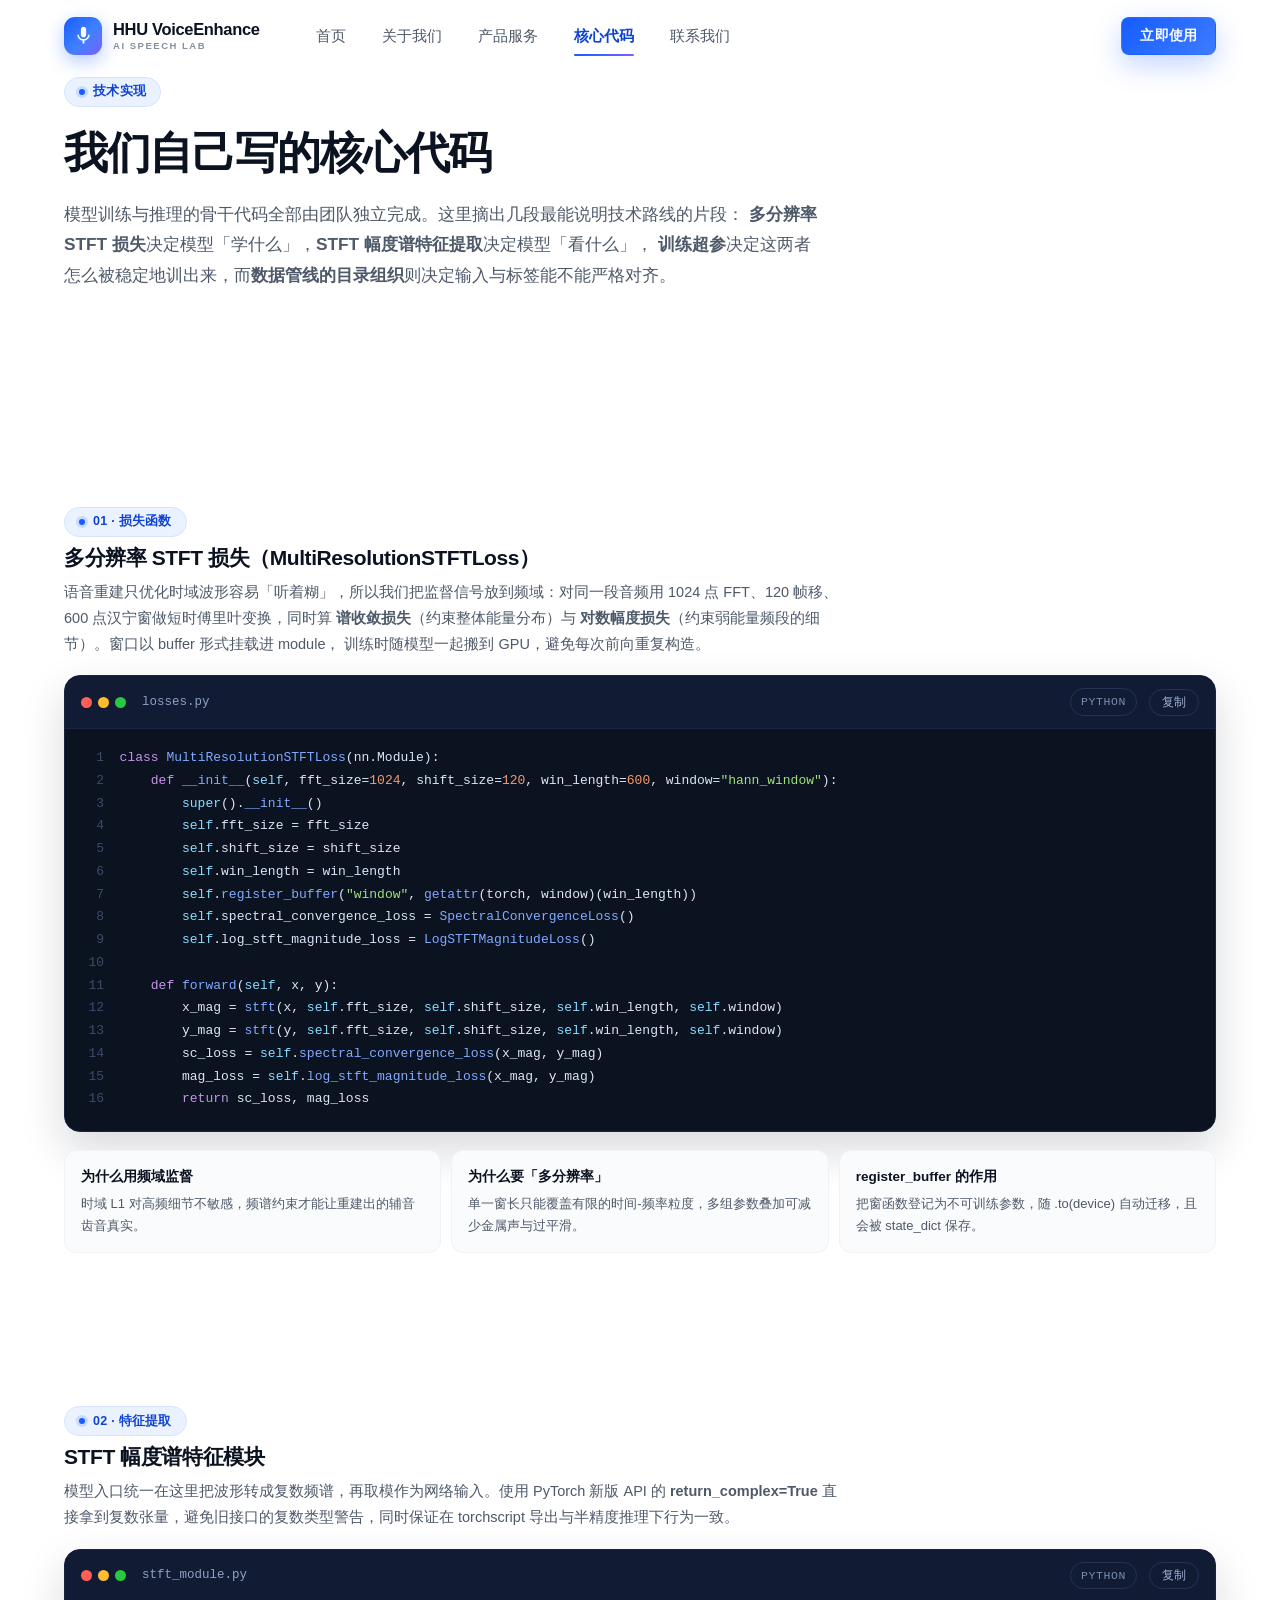
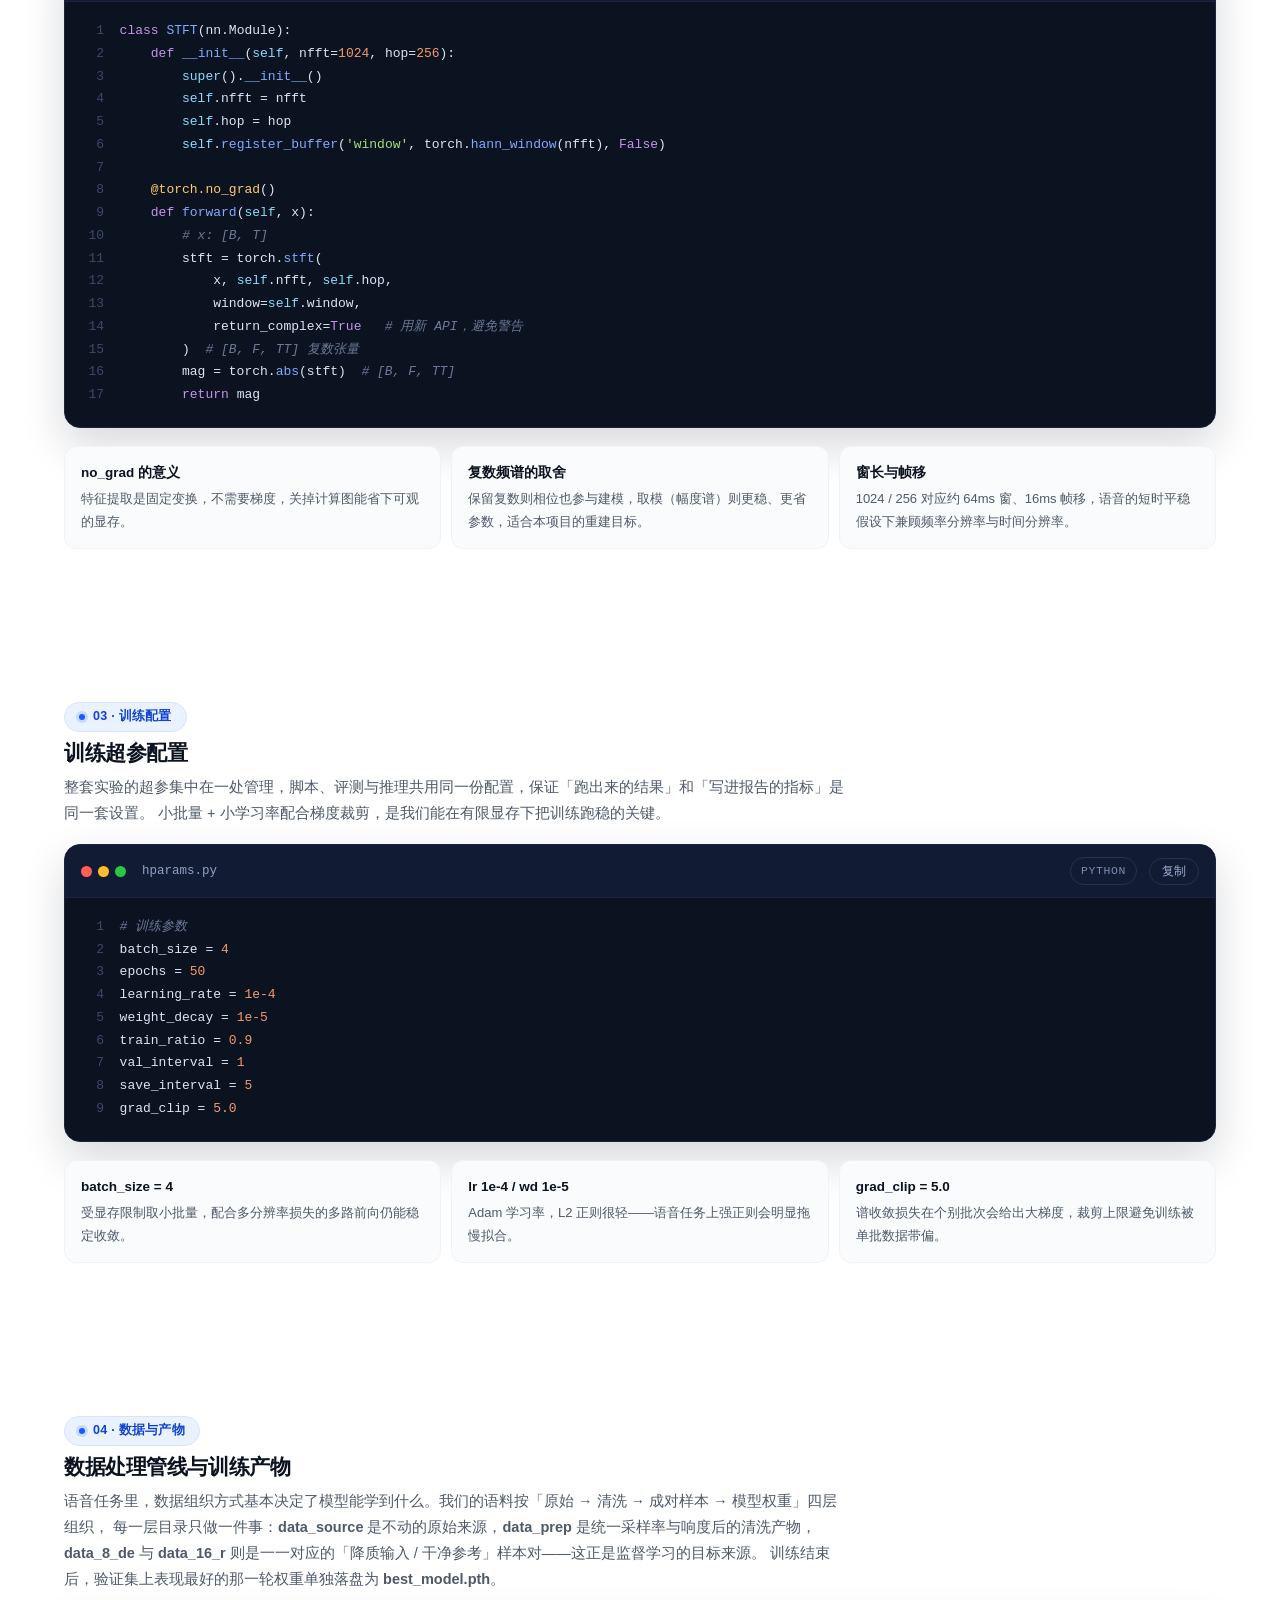
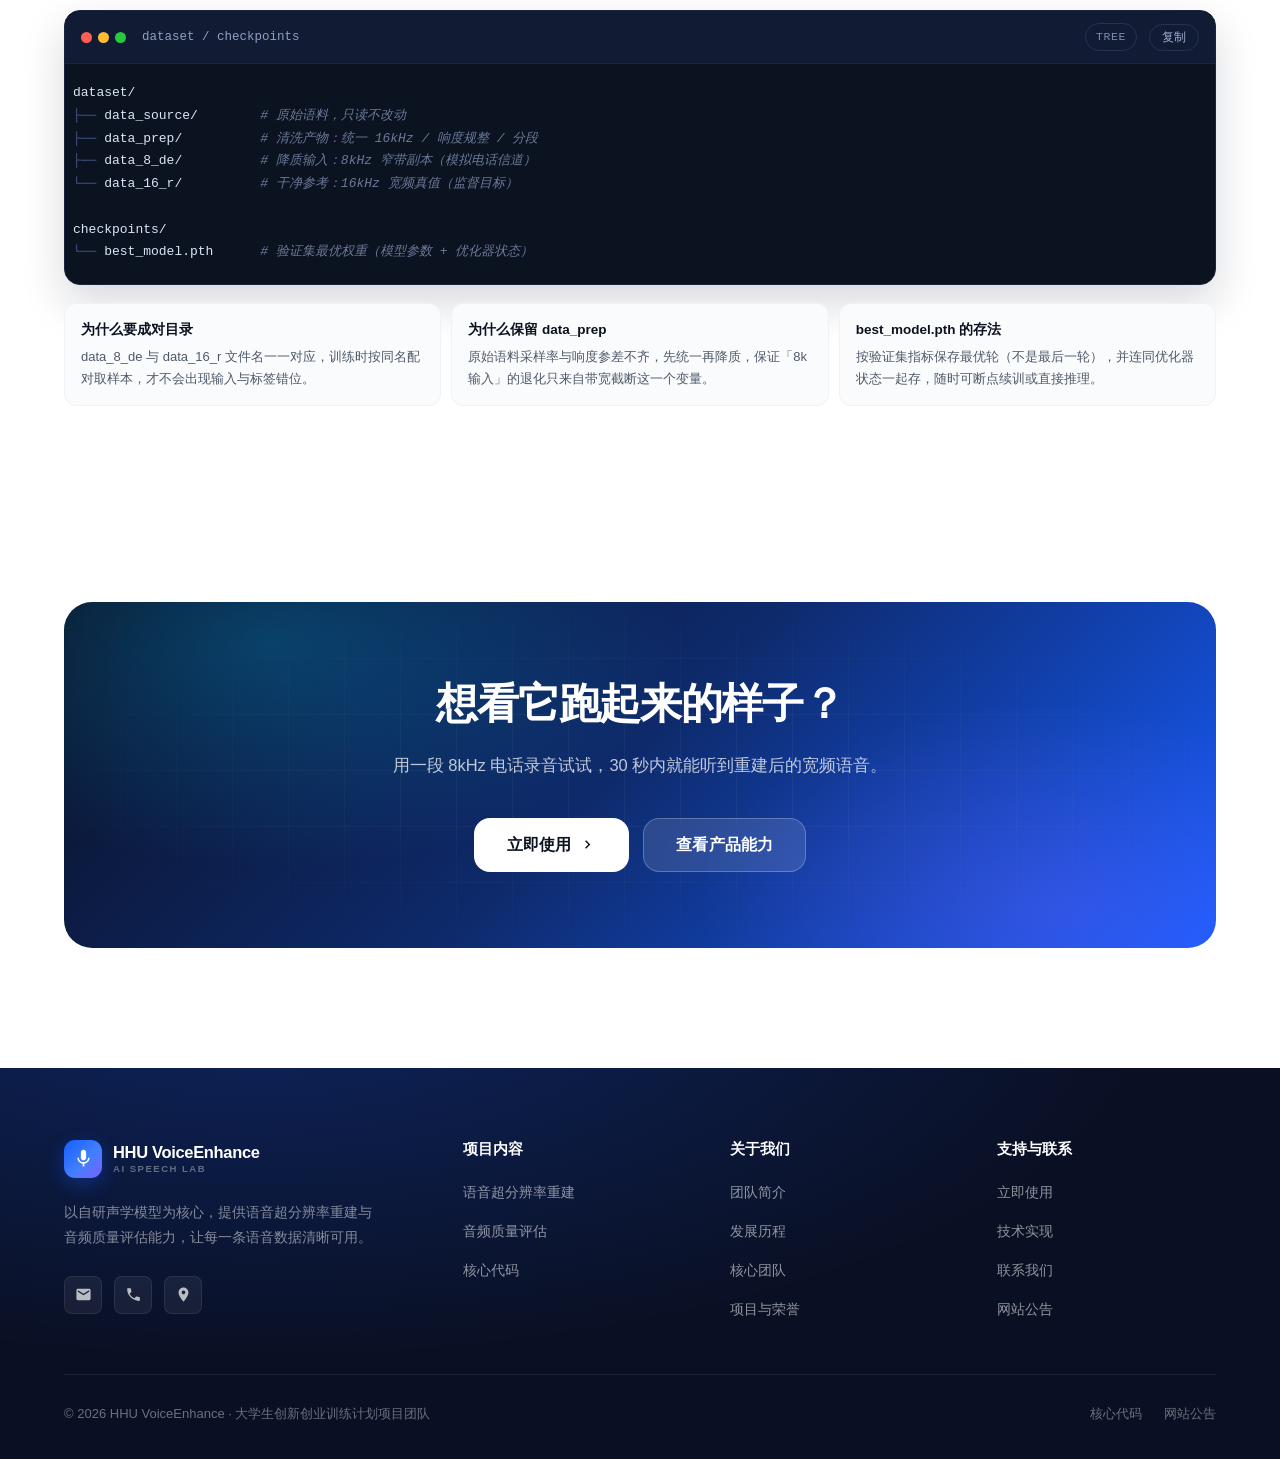
<file: code.html>
<!DOCTYPE html>
<html lang="zh-CN">
<head>
<meta charset="UTF-8">
<meta name="viewport" content="width=device-width, initial-scale=1.0">
<title>核心代码 · HHU VoiceEnhance</title>
<meta name="description" content="HHU VoiceEnhance 核心代码展示：多分辨率 STFT 损失函数、STFT 幅度谱特征提取与训练超参配置。">
<meta name="keywords" content="语音增强,STFT,多分辨率损失,PyTorch,语音超分辨率">
<link rel="stylesheet" href="assets/css/style.css">
<style>
    /* ---------------- 代码展示区（页面级样式） ---------------- */
    .nav-link.is-active { color: var(--primary-600); font-weight: 600; }
    .code-shell {
        border: 1px solid #1B2540;
        border-radius: 16px;
        overflow: hidden;
        background: #0B1220;
        box-shadow: 0 18px 44px rgba(10, 16, 36, .16);
    }
    .code-head {
        display: flex; align-items: center; gap: 12px;
        padding: 12px 16px;
        background: #111B33;
        border-bottom: 1px solid #1B2540;
    }
    .code-dots { display: flex; gap: 6px; }
    .code-dots i { width: 11px; height: 11px; border-radius: 50%; display: block; }
    .code-dots i:nth-child(1) { background: #FF5F57; }
    .code-dots i:nth-child(2) { background: #FEBC2E; }
    .code-dots i:nth-child(3) { background: #28C840; }
    .code-file {
        font-family: var(--font-mono); font-size: 12.5px; color: #8FA0C4;
        margin-left: 4px;
    }
    .code-lang {
        margin-left: auto; font-size: 11.5px; letter-spacing: .6px;
        color: #7B8CB0; border: 1px solid #26324F; border-radius: 999px;
        padding: 3px 10px; font-family: var(--font-mono);
    }
    .code-copy {
        border: 1px solid #26324F; background: transparent; color: #9FB0D4;
        font-size: 12px; padding: 4px 12px; border-radius: 999px; cursor: pointer;
        transition: all .2s ease; font-family: inherit;
    }
    .code-copy:hover { border-color: #3C5A9E; color: #D6E2FF; background: rgba(90, 130, 220, .12); }
    .code-copy.done { border-color: #28C840; color: #7BE495; }

    .code-scroll { overflow-x: auto; }
    .code-scroll pre {
        margin: 0; padding: 18px 0 20px;
        font-family: var(--font-mono); font-size: 13px; line-height: 1.75;
        white-space: pre; color: #DCE5F7;
    }
    .code-scroll code { display: block; counter-reset: ln; }
    .code-scroll .cl {
        display: block; position: relative;
        padding-left: 4.2em; padding-right: 22px; min-height: 1.75em;
    }
    .code-scroll .cl::before {
        counter-increment: ln; content: counter(ln);
        position: absolute; left: 0; top: 0; width: 3em; text-align: right;
        color: #3C4A6B; user-select: none;
    }
    .code-scroll .cl:hover { background: rgba(120, 160, 255, .05); }
    /* 目录树模式：不显示行号 */
    .code-scroll code.no-ln .cl { padding-left: 8px; }
    .code-scroll code.no-ln .cl::before { content: none; }
    .tree-br { color: #46598A; }

    .tok-kw { color: #C792EA; }
    .tok-str { color: #9FE07F; }
    .tok-num { color: #F79A6B; }
    .tok-com { color: #6B7A99; font-style: italic; }
    .tok-dec { color: #FFCB6B; }
    .tok-fn  { color: #82AAFF; }
    .tok-blt { color: #89DDFF; }

    .code-note {
        margin-top: 18px; display: grid; gap: 10px;
        grid-template-columns: repeat(3, minmax(0, 1fr));
    }
    .code-note div {
        background: var(--gray-50); border: 1px solid var(--line-soft);
        border-radius: 12px; padding: 14px 16px;
        font-size: 13px; line-height: 1.75; color: var(--gray-500);
    }
    .code-note b { display: block; color: var(--ink); font-size: 13.5px; margin-bottom: 4px; }

    .code-block-item + .code-block-item { margin-top: 64px; }
    .code-block-item .cb-head { margin-bottom: 18px; }
    .code-block-item .cb-head h3 { font-size: 21px; color: var(--ink); margin: 8px 0 8px; }
    .code-block-item .cb-head p { font-size: 14.5px; line-height: 1.8; color: var(--gray-500); max-width: 780px; }

    @media (max-width: 900px) {
        .code-note { grid-template-columns: 1fr; }
    }
    @media (max-width: 720px) {
        .code-scroll pre { font-size: 12px; padding: 14px 0 16px; }
        .code-scroll .cl { padding-left: 3.2em; padding-right: 14px; }
        .code-scroll .cl::before { width: 2.2em; }
        .code-file { display: none; }
    }
</style>
</head>
<body>

<!-- ================= 顶栏 ================= -->
<header class="site-header">
    <div class="header-inner">
        <a class="brand" href="index.html">
            <span class="brand-mark">
                <svg viewBox="0 0 24 24"><path d="M12 14c1.66 0 2.99-1.34 2.99-3L15 5c0-1.66-1.34-3-3-3S9 3.34 9 5v6c0 1.66 1.34 3 3 3zm5.3-3c0 3-2.54 5.1-5.3 5.1S6.7 14 6.7 11H5c0 3.41 2.72 6.23 6 6.72V21h2v-3.28c3.28-.48 6-3.3 6-6.72h-1.7z"/></svg>
            </span>
            <span class="brand-text">
                <span class="brand-name">HHU VoiceEnhance</span>
                <span class="brand-sub">AI SPEECH LAB</span>
            </span>
        </a>

        <nav class="nav">
            <a class="nav-link" href="index.html">首页</a>
            <a class="nav-link" href="about.html">关于我们</a>
            <a class="nav-link" href="products.html">产品服务</a>
            <a class="nav-link is-active" href="code.html">核心代码</a>
            <a class="nav-link" href="contact.html">联系我们</a>
        </nav>

        <div class="header-actions"><a class="btn btn-primary btn-sm" href="try.html">立即使用</a></div>

        <button class="nav-toggle" type="button" aria-label="打开菜单" aria-expanded="false">
            <svg viewBox="0 0 24 24"><path d="M3 18h18v-2H3v2zm0-5h18v-2H3v2zm0-7v2h18V6H3z"/></svg>
        </button>
    </div>
</header>

<div class="nav-drawer" id="navDrawer">
    <a href="index.html">首页</a>
    <a href="about.html">关于我们</a>
    <a href="products.html">产品服务</a>
    <a href="code.html">核心代码</a>
    <a href="contact.html">联系我们</a>
    <div class="drawer-foot"><a class="btn btn-primary" href="try.html">立即使用</a></div>
</div>

<main>

<!-- ================= 页头 ================= -->
<section class="section-sm">
    <div class="container">
        <div class="section-head reveal">
            <span class="eyebrow"><span class="dot"></span>技术实现</span>
            <h2 class="h-section">我们自己写的核心代码</h2>
            <p class="lead">
                模型训练与推理的骨干代码全部由团队独立完成。这里摘出几段最能说明技术路线的片段：
                <b>多分辨率 STFT 损失</b>决定模型「学什么」，<b>STFT 幅度谱特征提取</b>决定模型「看什么」，
                <b>训练超参</b>决定这两者怎么被稳定地训出来，而<b>数据管线的目录组织</b>则决定输入与标签能不能严格对齐。
            </p>
        </div>
    </div>
</section>

<!-- ================= 代码块 1：多分辨率 STFT 损失 ================= -->
<section class="section-sm">
    <div class="container">
        <div class="code-block-item reveal">
            <div class="cb-head">
                <span class="eyebrow"><span class="dot"></span>01 · 损失函数</span>
                <h3>多分辨率 STFT 损失（MultiResolutionSTFTLoss）</h3>
                <p>
                    语音重建只优化时域波形容易「听着糊」，所以我们把监督信号放到频域：对同一段音频用 1024 点 FFT、120 帧移、600 点汉宁窗做短时傅里叶变换，同时算
                    <b>谱收敛损失</b>（约束整体能量分布）与 <b>对数幅度损失</b>（约束弱能量频段的细节）。窗口以 buffer 形式挂载进 module，
                    训练时随模型一起搬到 GPU，避免每次前向重复构造。
                </p>
            </div>

            <div class="code-shell">
                <div class="code-head">
                    <span class="code-dots"><i></i><i></i><i></i></span>
                    <span class="code-file">losses.py</span>
                    <span class="code-lang">PYTHON</span>
                    <button class="code-copy" type="button" data-copy>复制</button>
                </div>
                <div class="code-scroll">
<pre><code>class MultiResolutionSTFTLoss(nn.Module):
    def __init__(self, fft_size=1024, shift_size=120, win_length=600, window="hann_window"):
        super().__init__()
        self.fft_size = fft_size
        self.shift_size = shift_size
        self.win_length = win_length
        self.register_buffer("window", getattr(torch, window)(win_length))
        self.spectral_convergence_loss = SpectralConvergenceLoss()
        self.log_stft_magnitude_loss = LogSTFTMagnitudeLoss()

    def forward(self, x, y):
        x_mag = stft(x, self.fft_size, self.shift_size, self.win_length, self.window)
        y_mag = stft(y, self.fft_size, self.shift_size, self.win_length, self.window)
        sc_loss = self.spectral_convergence_loss(x_mag, y_mag)
        mag_loss = self.log_stft_magnitude_loss(x_mag, y_mag)
        return sc_loss, mag_loss</code></pre>
                </div>
            </div>

            <div class="code-note">
                <div><b>为什么用频域监督</b>时域 L1 对高频细节不敏感，频谱约束才能让重建出的辅音齿音真实。</div>
                <div><b>为什么要「多分辨率」</b>单一窗长只能覆盖有限的时间-频率粒度，多组参数叠加可减少金属声与过平滑。</div>
                <div><b>register_buffer 的作用</b>把窗函数登记为不可训练参数，随 .to(device) 自动迁移，且会被 state_dict 保存。</div>
            </div>
        </div>
    </div>
</section>

<!-- ================= 代码块 2：STFT 特征提取 ================= -->
<section class="section-sm">
    <div class="container">
        <div class="code-block-item reveal">
            <div class="cb-head">
                <span class="eyebrow"><span class="dot"></span>02 · 特征提取</span>
                <h3>STFT 幅度谱特征模块</h3>
                <p>
                    模型入口统一在这里把波形转成复数频谱，再取模作为网络输入。使用 PyTorch 新版 API 的
                    <b>return_complex=True</b> 直接拿到复数张量，避免旧接口的复数类型警告，同时保证在 torchscript 导出与半精度推理下行为一致。
                </p>
            </div>

            <div class="code-shell">
                <div class="code-head">
                    <span class="code-dots"><i></i><i></i><i></i></span>
                    <span class="code-file">stft_module.py</span>
                    <span class="code-lang">PYTHON</span>
                    <button class="code-copy" type="button" data-copy>复制</button>
                </div>
                <div class="code-scroll">
<pre><code>class STFT(nn.Module):
    def __init__(self, nfft=1024, hop=256):
        super().__init__()
        self.nfft = nfft
        self.hop = hop
        self.register_buffer('window', torch.hann_window(nfft), False)

    @torch.no_grad()
    def forward(self, x):
        # x: [B, T]
        stft = torch.stft(
            x, self.nfft, self.hop,
            window=self.window,
            return_complex=True   # 用新 API，避免警告
        )  # [B, F, TT] 复数张量
        mag = torch.abs(stft)  # [B, F, TT]
        return mag</code></pre>
                </div>
            </div>

            <div class="code-note">
                <div><b>no_grad 的意义</b>特征提取是固定变换，不需要梯度，关掉计算图能省下可观的显存。</div>
                <div><b>复数频谱的取舍</b>保留复数则相位也参与建模，取模（幅度谱）则更稳、更省参数，适合本项目的重建目标。</div>
                <div><b>窗长与帧移</b>1024 / 256 对应约 64ms 窗、16ms 帧移，语音的短时平稳假设下兼顾频率分辨率与时间分辨率。</div>
            </div>
        </div>
    </div>
</section>

<!-- ================= 代码块 3：训练超参 ================= -->
<section class="section-sm">
    <div class="container">
        <div class="code-block-item reveal">
            <div class="cb-head">
                <span class="eyebrow"><span class="dot"></span>03 · 训练配置</span>
                <h3>训练超参配置</h3>
                <p>
                    整套实验的超参集中在一处管理，脚本、评测与推理共用同一份配置，保证「跑出来的结果」和「写进报告的指标」是同一套设置。
                    小批量 + 小学习率配合梯度裁剪，是我们能在有限显存下把训练跑稳的关键。
                </p>
            </div>

            <div class="code-shell">
                <div class="code-head">
                    <span class="code-dots"><i></i><i></i><i></i></span>
                    <span class="code-file">hparams.py</span>
                    <span class="code-lang">PYTHON</span>
                    <button class="code-copy" type="button" data-copy>复制</button>
                </div>
                <div class="code-scroll">
<pre><code># 训练参数
batch_size = 4
epochs = 50
learning_rate = 1e-4
weight_decay = 1e-5
train_ratio = 0.9
val_interval = 1
save_interval = 5
grad_clip = 5.0</code></pre>
                </div>
            </div>

            <div class="code-note">
                <div><b>batch_size = 4</b>受显存限制取小批量，配合多分辨率损失的多路前向仍能稳定收敛。</div>
                <div><b>lr 1e-4 / wd 1e-5</b>Adam 学习率，L2 正则很轻——语音任务上强正则会明显拖慢拟合。</div>
                <div><b>grad_clip = 5.0</b>谱收敛损失在个别批次会给出大梯度，裁剪上限避免训练被单批数据带偏。</div>
            </div>
        </div>
    </div>
</section>

<!-- ================= 代码块 4：数据处理管线与训练产物 ================= -->
<section class="section-sm">
    <div class="container">
        <div class="code-block-item reveal">
            <div class="cb-head">
                <span class="eyebrow"><span class="dot"></span>04 · 数据与产物</span>
                <h3>数据处理管线与训练产物</h3>
                <p>
                    语音任务里，数据组织方式基本决定了模型能学到什么。我们的语料按「原始 → 清洗 → 成对样本 → 模型权重」四层组织，
                    每一层目录只做一件事：<b>data_source</b> 是不动的原始来源，<b>data_prep</b> 是统一采样率与响度后的清洗产物，
                    <b>data_8_de</b> 与 <b>data_16_r</b> 则是一一对应的「降质输入 / 干净参考」样本对——这正是监督学习的目标来源。
                    训练结束后，验证集上表现最好的那一轮权重单独落盘为 <b>best_model.pth</b>。
                </p>
            </div>

            <div class="code-shell">
                <div class="code-head">
                    <span class="code-dots"><i></i><i></i><i></i></span>
                    <span class="code-file">dataset / checkpoints</span>
                    <span class="code-lang">TREE</span>
                    <button class="code-copy" type="button" data-copy>复制</button>
                </div>
                <div class="code-scroll">
<pre><code data-tree>dataset/
├── data_source/        # 原始语料，只读不改动
├── data_prep/          # 清洗产物：统一 16kHz / 响度规整 / 分段
├── data_8_de/          # 降质输入：8kHz 窄带副本（模拟电话信道）
└── data_16_r/          # 干净参考：16kHz 宽频真值（监督目标）

checkpoints/
└── best_model.pth      # 验证集最优权重（模型参数 + 优化器状态）</code></pre>
                </div>
            </div>

            <div class="code-note">
                <div><b>为什么要成对目录</b>data_8_de 与 data_16_r 文件名一一对应，训练时按同名配对取样本，才不会出现输入与标签错位。</div>
                <div><b>为什么保留 data_prep</b>原始语料采样率与响度参差不齐，先统一再降质，保证「8k 输入」的退化只来自带宽截断这一个变量。</div>
                <div><b>best_model.pth 的存法</b>按验证集指标保存最优轮（不是最后一轮），并连同优化器状态一起存，随时可断点续训或直接推理。</div>
            </div>
        </div>
    </div>
</section>

<!-- ================= CTA ================= -->
<section class="section">
    <div class="container">
        <div class="cta-band reveal">
            <div class="cta-inner">
                <h2>想看它跑起来的样子？</h2>
                <p>用一段 8kHz 电话录音试试，30 秒内就能听到重建后的宽频语音。</p>
                <div class="cta-actions">
                    <a class="btn btn-lg" style="background:#fff;color:#0B1220;" href="try.html">
                        立即使用
                        <svg viewBox="0 0 24 24"><path d="M10 6L8.59 7.41 13.17 12l-4.58 4.59L10 18l6-6z"/></svg>
                    </a>
                    <a class="btn btn-light btn-lg" href="products.html">查看产品能力</a>
                </div>
            </div>
        </div>
    </div>
</section>

</main>

<!-- ================= 页脚 ================= -->
<footer class="site-footer">
    <div class="container">
        <div class="footer-grid">
            <div class="footer-brand">
                <a class="brand" href="index.html">
                    <span class="brand-mark">
                        <svg viewBox="0 0 24 24"><path d="M12 14c1.66 0 2.99-1.34 2.99-3L15 5c0-1.66-1.34-3-3-3S9 3.34 9 5v6c0 1.66 1.34 3 3 3zm5.3-3c0 3-2.54 5.1-5.3 5.1S6.7 14 6.7 11H5c0 3.41 2.72 6.23 6 6.72V21h2v-3.28c3.28-.48 6-3.3 6-6.72h-1.7z"/></svg>
                    </span>
                    <span class="brand-text">
                        <span class="brand-name">HHU VoiceEnhance</span>
                        <span class="brand-sub">AI SPEECH LAB</span>
                    </span>
                </a>
                <p>以自研声学模型为核心，提供语音超分辨率重建与音频质量评估能力，让每一条语音数据清晰可用。</p>
                <div class="footer-social">
                    <a href="contact.html" aria-label="在线留言">
                        <svg viewBox="0 0 24 24"><path d="M20 4H4c-1.1 0-1.99.9-1.99 2L2 18c0 1.1.9 2 2 2h16c1.1 0 2-.9 2-2V6c0-1.1-.9-2-2-2zm0 4l-8 5-8-5V6l8 5 8-5v2z"/></svg>
                    </a>
                    <a href="contact.html" aria-label="在线沟通">
                        <svg viewBox="0 0 24 24"><path d="M6.62 10.79c1.44 2.83 3.76 5.14 6.59 6.59l2.2-2.2c.27-.27.67-.36 1.02-.24 1.12.37 2.33.57 3.57.57.55 0 1 .45 1 1V20c0 .55-.45 1-1 1-9.39 0-17-7.61-17-17 0-.55.45-1 1-1h3.5c.55 0 1 .45 1 1 0 1.25.2 2.45.57 3.57.11.35.03.74-.25 1.02l-2.2 2.2z"/></svg>
                    </a>
                    <a href="contact.html" aria-label="地址">
                        <svg viewBox="0 0 24 24"><path d="M12 2C8.13 2 5 5.13 5 9c0 5.25 7 13 7 13s7-7.75 7-13c0-3.87-3.13-7-7-7zm0 9.5c-1.38 0-2.5-1.12-2.5-2.5s1.12-2.5 2.5-2.5 2.5 1.12 2.5 2.5-1.12 2.5-2.5 2.5z"/></svg>
                    </a>
                </div>
            </div>

            <div class="footer-col">
                <h4>项目内容</h4>
                <ul>
                    <li><a href="products.html">语音超分辨率重建</a></li>
                    <li><a href="products.html">音频质量评估</a></li>
                    <li><a href="code.html">核心代码</a></li>
                </ul>
            </div>

            <div class="footer-col">
                <h4>关于我们</h4>
                <ul>
                    <li><a href="about.html">团队简介</a></li>
                    <li><a href="about.html">发展历程</a></li>
                    <li><a href="about.html">核心团队</a></li>
                    <li><a href="about.html">项目与荣誉</a></li>
                </ul>
            </div>

            <div class="footer-col">
                <h4>支持与联系</h4>
                <ul>
                    <li><a href="try.html">立即使用</a></li>
                    <li><a href="code.html">技术实现</a></li>
                    <li><a href="contact.html">联系我们</a></li>
                    <li><a href="contact.html">网站公告</a></li>
                </ul>
            </div>
        </div>

        <div class="footer-bottom">
            <span>© <span data-year>2026</span> HHU VoiceEnhance · 大学生创新创业训练计划项目团队</span>
            <div class="footer-bottom-links">
                <a href="code.html">核心代码</a>
                <a href="contact.html">网站公告</a>
            </div>
        </div>
    </div>
</footer>

<script src="assets/js/site.js"></script>
<script>
(function () {
    'use strict';
    Site.init();

    /* 极简 Python 语法高亮：按 token 匹配后统一转义再回填，避免嵌套替换出错 */
    var PY_RE = new RegExp([
        '("""[\\s\\S]*?"""|"(?:[^"\\\\\\n]|\\\\.)*"|\'(?:[^\'\\\\\\n]|\\\\.)*\')', // 1 字符串
        '(#[^\\n]*)',                                                              // 2 注释
        '\\b(class|def|return|import|from|if|elif|else|for|while|in|is|not|and|or|None|True|False|lambda|with|as|try|except|finally|pass|yield|raise|global|assert|del)\\b', // 3 关键字
        '(@[\\w.]+)',                                                              // 4 装饰器
        '\\b(self|super)\\b',                                                      // 5 内置/自引用
        '\\b(\\d+\\.?\\d*(?:[eE]-?\\d+)?)\\b',                                     // 6 数字
        '\\b([A-Za-z_]\\w*)(?=\\()'                                                // 7 函数调用
    ].join('|'), 'g');

    var CLS = { 1: 'tok-str', 2: 'tok-com', 3: 'tok-kw', 4: 'tok-dec', 5: 'tok-blt', 6: 'tok-num', 7: 'tok-fn' };

    function escapeHtml(s) {
        return s.replace(/&/g, '&amp;').replace(/</g, '&lt;').replace(/>/g, '&gt;');
    }

    function highlight(src) {
        var out = '', last = 0;
        src.replace(PY_RE, function (m) {
            var cls = '';
            for (var i = 1; i < arguments.length - 2; i++) {
                if (arguments[i] !== undefined) { cls = CLS[i] || ''; break; }
            }
            out += escapeHtml(src.slice(last, arguments[arguments.length - 2]));
            out += cls ? '<span class="' + cls + '">' + escapeHtml(m) + '</span>' : escapeHtml(m);
            last = arguments[arguments.length - 2] + m.length;
            return m;
        });
        out += escapeHtml(src.slice(last));
        return out;
    }

    var blocks = [].slice.call(document.querySelectorAll('.code-scroll code'));

    blocks.forEach(function (codeEl) {
        var raw = codeEl.textContent.replace(/\s+$/, '');
        var lines;

        if (codeEl.hasAttribute('data-tree')) {
            // 目录树：不套语法高亮、不带行号，只弱化分枝符号、注释统一灰化
            codeEl.classList.add('no-ln');
            lines = escapeHtml(raw)
                .replace(/(#[^\n]*)/g, '<span class="tok-com">$1</span>')
                .replace(/([│├└─]+)/g, '<span class="tree-br">$1</span>')
                .split('\n');
        } else {
            lines = highlight(raw).split('\n');
        }

        codeEl.innerHTML = lines
            .map(function (line) { return '<span class="cl">' + line + '</span>'; })
            .join('');
    });

    /* 复制按钮 */
    [].slice.call(document.querySelectorAll('[data-copy]')).forEach(function (btn) {
        btn.addEventListener('click', function () {
            var code = btn.closest('.code-shell').querySelector('code');
            var lines = [].map.call(code.querySelectorAll('.cl'), function (l) { return l.textContent; });
            var text = lines.length ? lines.join('\n') : code.textContent;
            var done = function () {
                btn.textContent = '已复制';
                btn.classList.add('done');
                setTimeout(function () { btn.textContent = '复制'; btn.classList.remove('done'); }, 1600);
            };
            if (navigator.clipboard && navigator.clipboard.writeText) {
                navigator.clipboard.writeText(text).then(done, function () { fallback(text, done); });
            } else {
                fallback(text, done);
            }
        });
    });

    function fallback(text, done) {
        var ta = document.createElement('textarea');
        ta.value = text;
        ta.style.position = 'fixed';
        ta.style.opacity = '0';
        document.body.appendChild(ta);
        ta.select();
        try { document.execCommand('copy'); done(); } catch (e) { /* 忽略 */ }
        document.body.removeChild(ta);
    }
})();
</script>
</body>
</html>
</file>
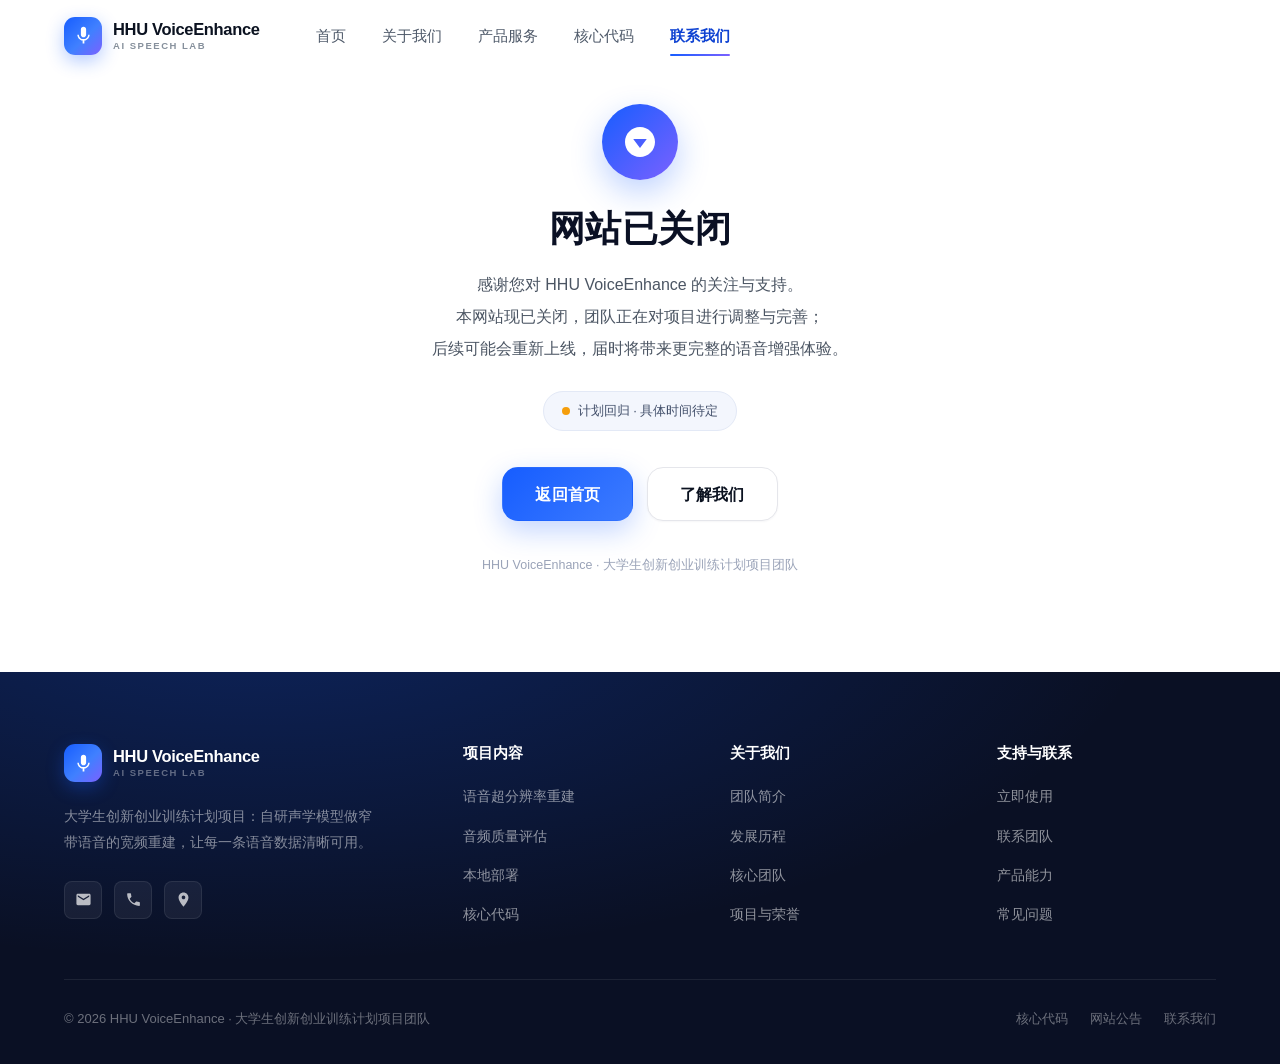
<file: contact.html>
<!DOCTYPE html>
<html lang="zh-CN">
<head>
<meta charset="UTF-8">
<meta name="viewport" content="width=device-width, initial-scale=1.0">
<title>网站公告 · HHU VoiceEnhance</title>
<meta name="description" content="HHU VoiceEnhance 网站已关闭，感谢您的关注与支持，后续可能会重新上线。">
<link rel="stylesheet" href="assets/css/style.css">
</head>
<body>

<header class="site-header">
    <div class="header-inner">
        <a class="brand" href="index.html">
            <span class="brand-mark">
                <svg viewBox="0 0 24 24"><path d="M12 14c1.66 0 2.99-1.34 2.99-3L15 5c0-1.66-1.34-3-3-3S9 3.34 9 5v6c0 1.66 1.34 3 3 3zm5.3-3c0 3-2.54 5.1-5.3 5.1S6.7 14 6.7 11H5c0 3.41 2.72 6.23 6 6.72V21h2v-3.28c3.28-.48 6-3.3 6-6.72h-1.7z"/></svg>
            </span>
            <span class="brand-text">
                <span class="brand-name">HHU VoiceEnhance</span>
                <span class="brand-sub">AI SPEECH LAB</span>
            </span>
        </a>
        <nav class="nav">
            <a class="nav-link" href="index.html">首页</a>
            <a class="nav-link" href="about.html">关于我们</a>
            <a class="nav-link" href="products.html">产品服务</a>
            <a class="nav-link" href="code.html">核心代码</a>
            <a class="nav-link" href="contact.html">联系我们</a>
        </nav>
        <div class="header-actions"></div>
        <button class="nav-toggle" type="button" aria-label="打开菜单" aria-expanded="false">
            <svg viewBox="0 0 24 24"><path d="M3 18h18v-2H3v2zm0-5h18v-2H3v2zm0-7v2h18V6H3z"/></svg>
        </button>
    </div>
</header>

<div class="nav-drawer" id="navDrawer">
    <a href="index.html">首页</a>
    <a href="about.html">关于我们</a>
    <a href="products.html">产品服务</a>
    <a href="code.html">核心代码</a>
    <a href="contact.html">联系我们</a>
    <div class="drawer-foot"></div>
</div>

<main>

<!-- ================= 关闭公告 ================= -->
<style>
    .closed-wrap { max-width: 660px; margin: 0 auto; text-align: center; padding: 104px 24px 96px; }
    .closed-icon {
        width: 76px; height: 76px; margin: 0 auto 26px; border-radius: 50%;
        background: linear-gradient(135deg, #165DFF, #7B61FF);
        display: flex; align-items: center; justify-content: center;
        box-shadow: 0 12px 32px rgba(22, 93, 255, .28);
    }
    .closed-icon svg { width: 36px; height: 36px; fill: #fff; }
    .closed-wrap h1 { font-size: 36px; color: #0A1024; margin: 0 0 18px; letter-spacing: .5px; }
    .closed-wrap .closed-lead { font-size: 16px; color: #4B5563; line-height: 2; margin: 0 auto; max-width: 520px; }
    .closed-badge {
        display: inline-flex; align-items: center; gap: 8px;
        margin-top: 26px; padding: 8px 18px; border-radius: 999px;
        background: #F3F6FD; border: 1px solid #E3E9F6;
        font-size: 13px; color: #43506B;
    }
    .closed-badge .dot {
        width: 8px; height: 8px; border-radius: 50%; background: #F59E0B;
        animation: pulse 1.6s ease-in-out infinite;
    }
    @keyframes pulse { 0%,100% { opacity: 1; } 50% { opacity: .35; } }
    .closed-actions { display: flex; gap: 14px; justify-content: center; margin-top: 36px; flex-wrap: wrap; }
    .closed-note { margin-top: 34px; font-size: 12.5px; color: #9AA3B8; }
    @media (max-width: 720px) {
        .closed-wrap { padding: 64px 18px 72px; }
        .closed-wrap h1 { font-size: 28px; }
    }
</style>

<section class="closed-wrap">
    <div class="closed-icon">
        <svg viewBox="0 0 24 24"><path d="M12 2C6.48 2 2 6.48 2 12s4.48 10 10 10 10-4.48 10-10S17.52 2 12 2zm-2 14.5v-9l6 4.5-6 4.5z" transform="rotate(90 12 12)"/></svg>
    </div>
    <h1>网站已关闭</h1>
    <p class="closed-lead">
        感谢您对 HHU VoiceEnhance 的关注与支持。<br>
        本网站现已关闭，团队正在对项目进行调整与完善；<br>
        后续可能会重新上线，届时将带来更完整的语音增强体验。
    </p>
    <span class="closed-badge"><span class="dot"></span>计划回归 · 具体时间待定</span>
    <div class="closed-actions">
        <a class="btn btn-primary btn-lg" href="index.html">返回首页</a>
        <a class="btn btn-ghost btn-lg" href="about.html">了解我们</a>
    </div>
    <p class="closed-note">HHU VoiceEnhance · 大学生创新创业训练计划项目团队</p>
</section>

</main>

<footer class="site-footer">
    <div class="container">
        <div class="footer-grid">
            <div class="footer-brand">
                <a class="brand" href="index.html">
                    <span class="brand-mark">
                        <svg viewBox="0 0 24 24"><path d="M12 14c1.66 0 2.99-1.34 2.99-3L15 5c0-1.66-1.34-3-3-3S9 3.34 9 5v6c0 1.66 1.34 3 3 3zm5.3-3c0 3-2.54 5.1-5.3 5.1S6.7 14 6.7 11H5c0 3.41 2.72 6.23 6 6.72V21h2v-3.28c3.28-.48 6-3.3 6-6.72h-1.7z"/></svg>
                    </span>
                    <span class="brand-text">
                        <span class="brand-name">HHU VoiceEnhance</span>
                        <span class="brand-sub">AI SPEECH LAB</span>
                    </span>
                </a>
                <p>大学生创新创业训练计划项目：自研声学模型做窄带语音的宽频重建，让每一条语音数据清晰可用。</p>
                <div class="footer-social">
                    <a href="contact.html" aria-label="在线留言">
                        <svg viewBox="0 0 24 24"><path d="M20 4H4c-1.1 0-1.99.9-1.99 2L2 18c0 1.1.9 2 2 2h16c1.1 0 2-.9 2-2V6c0-1.1-.9-2-2-2zm0 4l-8 5-8-5V6l8 5 8-5v2z"/></svg>
                    </a>
                    <a href="contact.html" aria-label="在线沟通">
                        <svg viewBox="0 0 24 24"><path d="M6.62 10.79c1.44 2.83 3.76 5.14 6.59 6.59l2.2-2.2c.27-.27.67-.36 1.02-.24 1.12.37 2.33.57 3.57.57.55 0 1 .45 1 1V20c0 .55-.45 1-1 1-9.39 0-17-7.61-17-17 0-.55.45-1 1-1h3.5c.55 0 1 .45 1 1 0 1.25.2 2.45.57 3.57.11.35.03.74-.25 1.02l-2.2 2.2z"/></svg>
                    </a>
                    <a href="contact.html" aria-label="所在地区">
                        <svg viewBox="0 0 24 24"><path d="M12 2C8.13 2 5 5.13 5 9c0 5.25 7 13 7 13s7-7.75 7-13c0-3.87-3.13-7-7-7zm0 9.5c-1.38 0-2.5-1.12-2.5-2.5s1.12-2.5 2.5-2.5 2.5 1.12 2.5 2.5-1.12 2.5-2.5 2.5z"/></svg>
                    </a>
                </div>
            </div>
            <div class="footer-col">
                <h4>项目内容</h4>
                <ul>
                    <li><a href="products.html">语音超分辨率重建</a></li>
                    <li><a href="products.html">音频质量评估</a></li>
                    <li><a href="products.html">本地部署</a></li>
                    <li><a href="code.html">核心代码</a></li>
                </ul>
            </div>
            <div class="footer-col">
                <h4>关于我们</h4>
                <ul>
                    <li><a href="about.html">团队简介</a></li>
                    <li><a href="about.html">发展历程</a></li>
                    <li><a href="about.html">核心团队</a></li>
                    <li><a href="about.html">项目与荣誉</a></li>
                </ul>
            </div>
            <div class="footer-col">
                <h4>支持与联系</h4>
                <ul>
                    <li><a href="try.html">立即使用</a></li>
                    <li><a href="contact.html">联系团队</a></li>
                    <li><a href="products.html">产品能力</a></li>
                    <li><a href="contact.html">常见问题</a></li>
                </ul>
            </div>
        </div>
        <div class="footer-bottom">
            <span>© <span data-year>2026</span> HHU VoiceEnhance · 大学生创新创业训练计划项目团队</span>
            <div class="footer-bottom-links">
                <a href="contact.html">核心代码</a>
                <a href="contact.html">网站公告</a>
                <a href="contact.html">联系我们</a>
            </div>
        </div>
    </div>
</footer>

<script src="assets/js/data.js"></script>
<script src="assets/js/store.js"></script>
<script src="assets/js/site.js"></script>
<script>
(function () {
    'use strict';
    Site.init();
})();
</script>
</body>
</html>
</file>
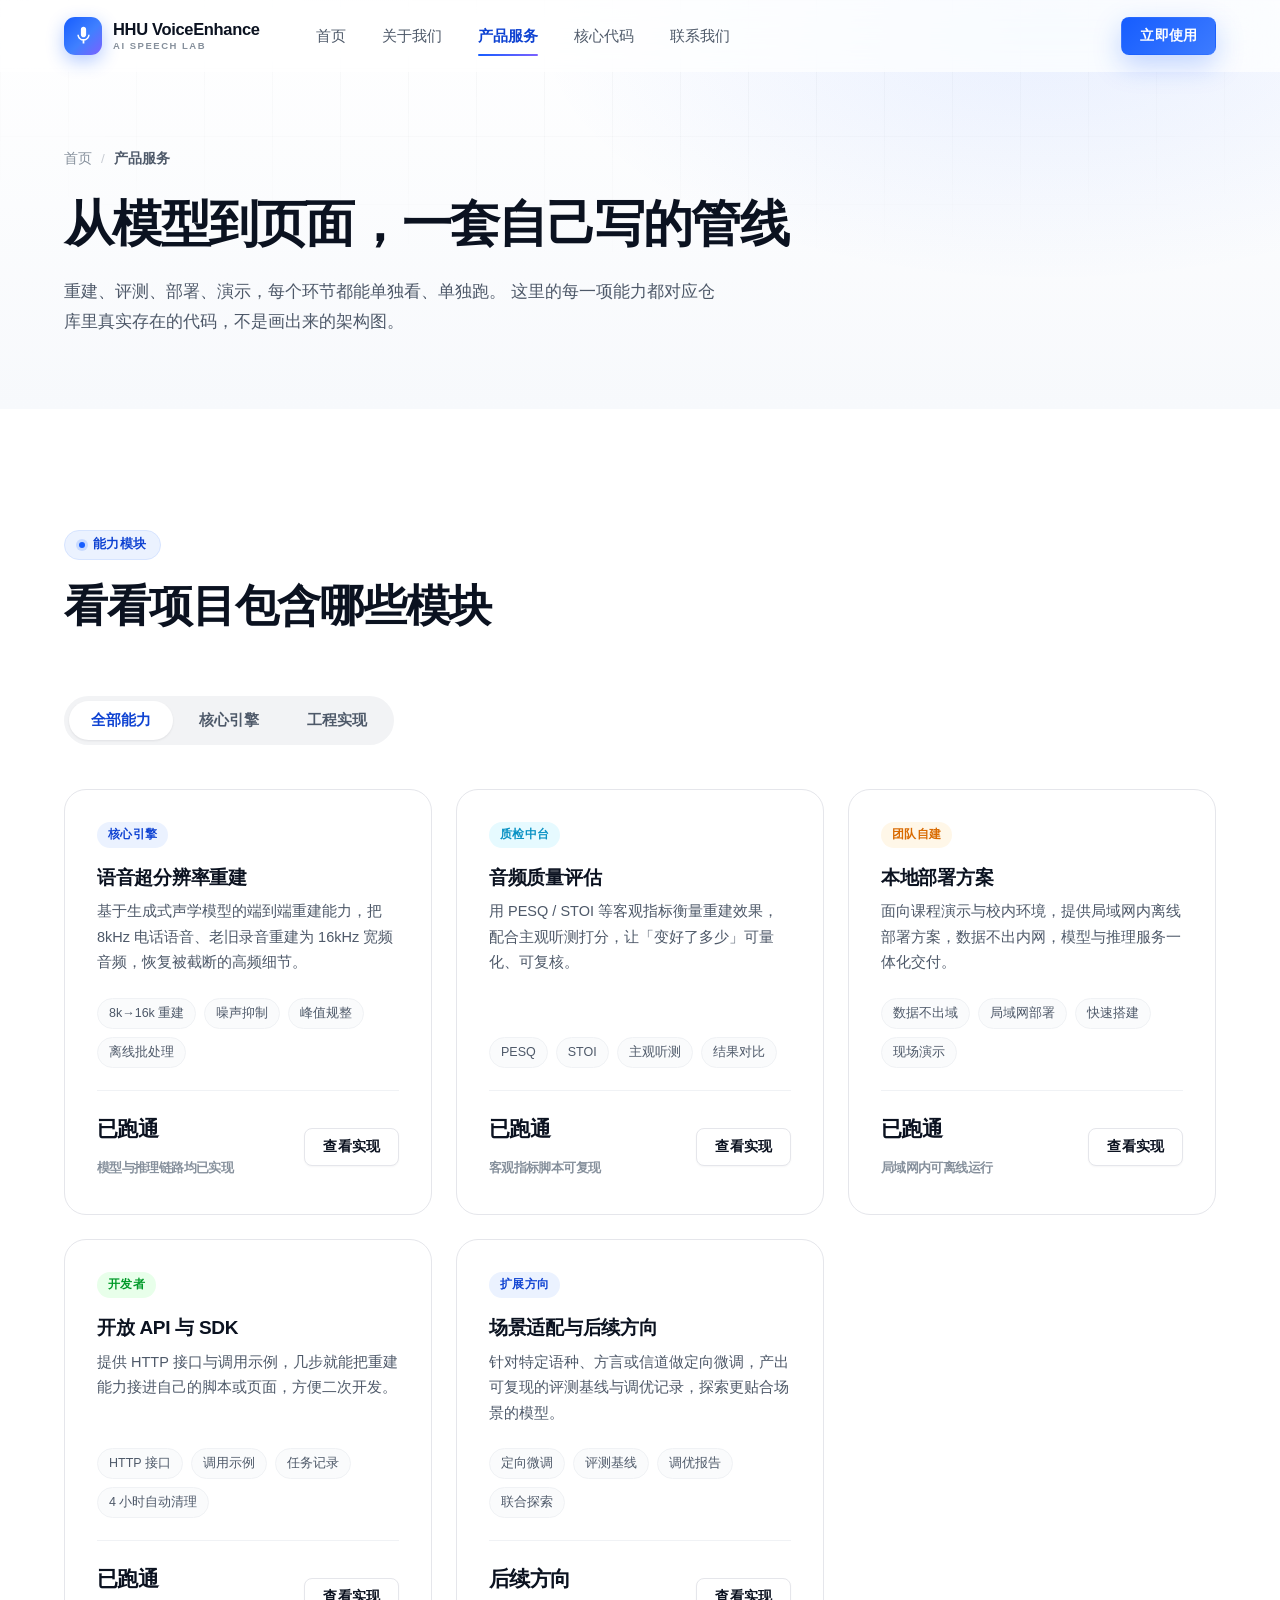
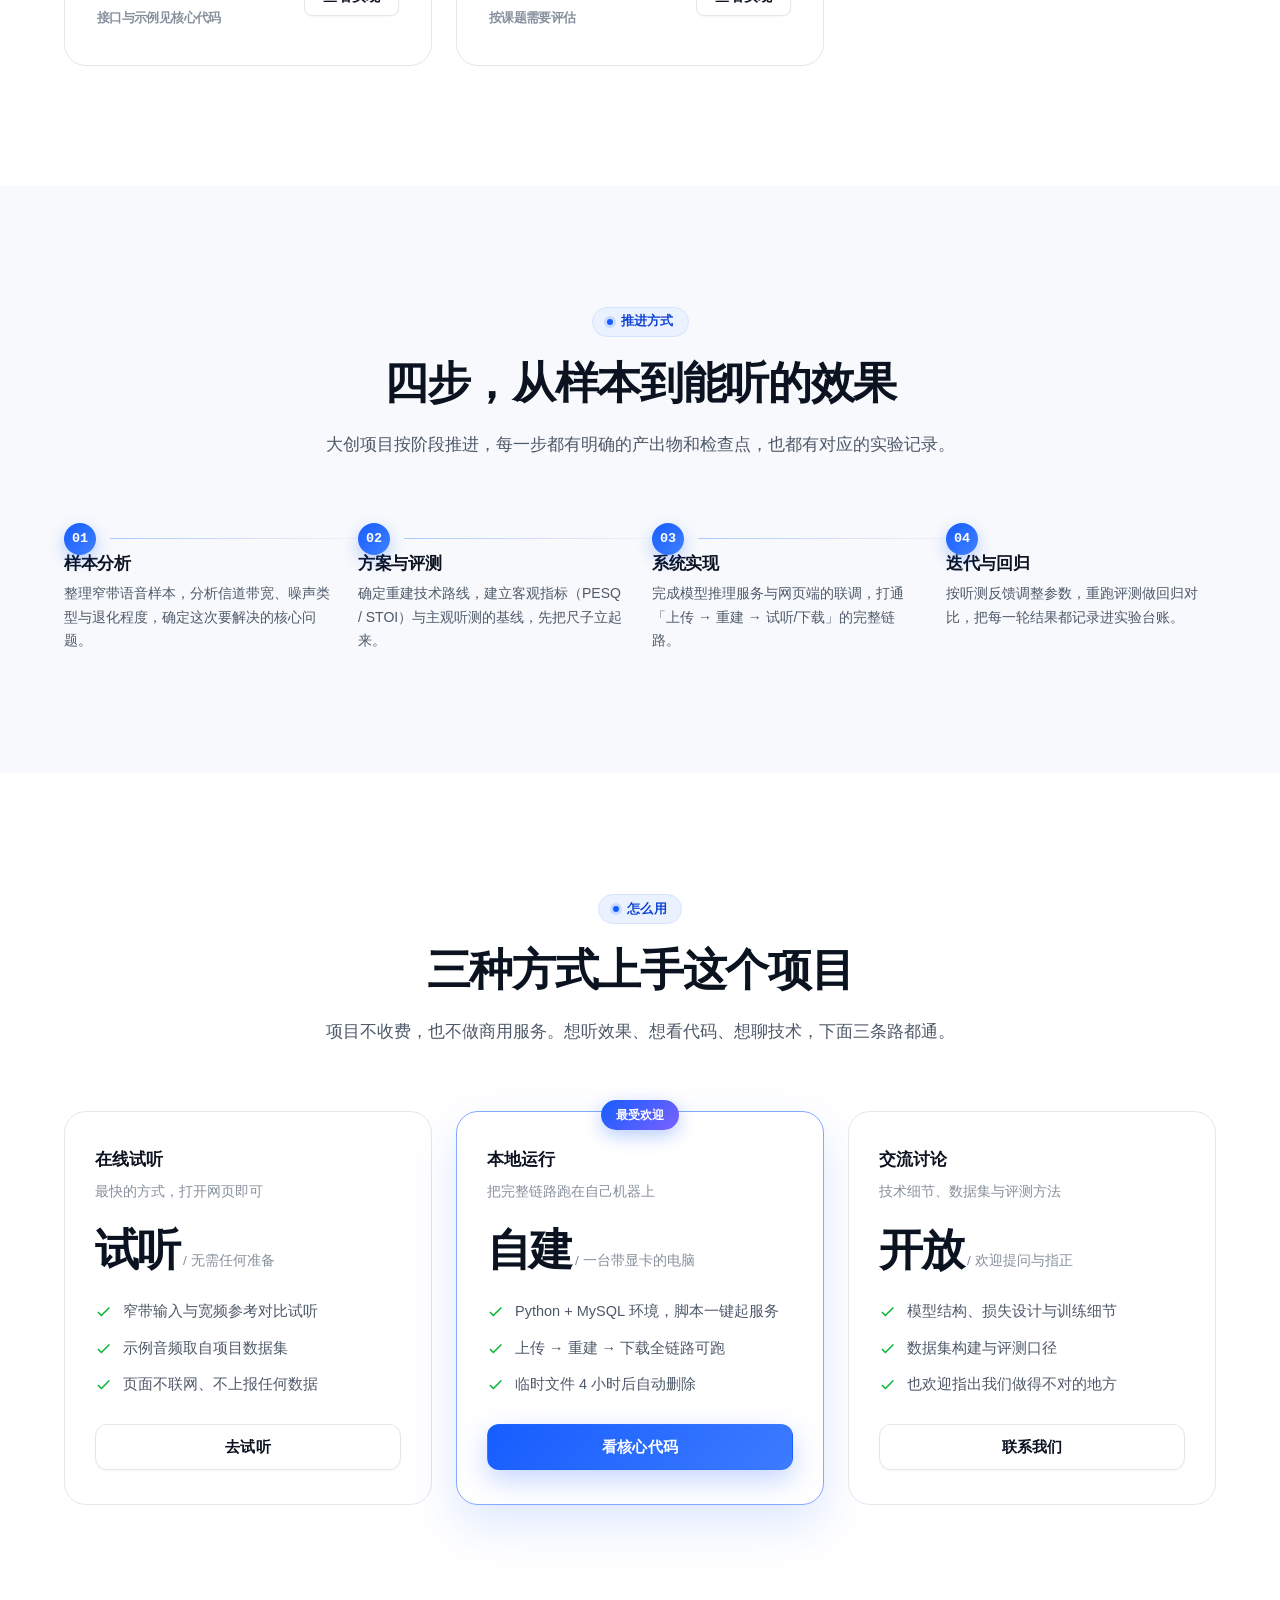
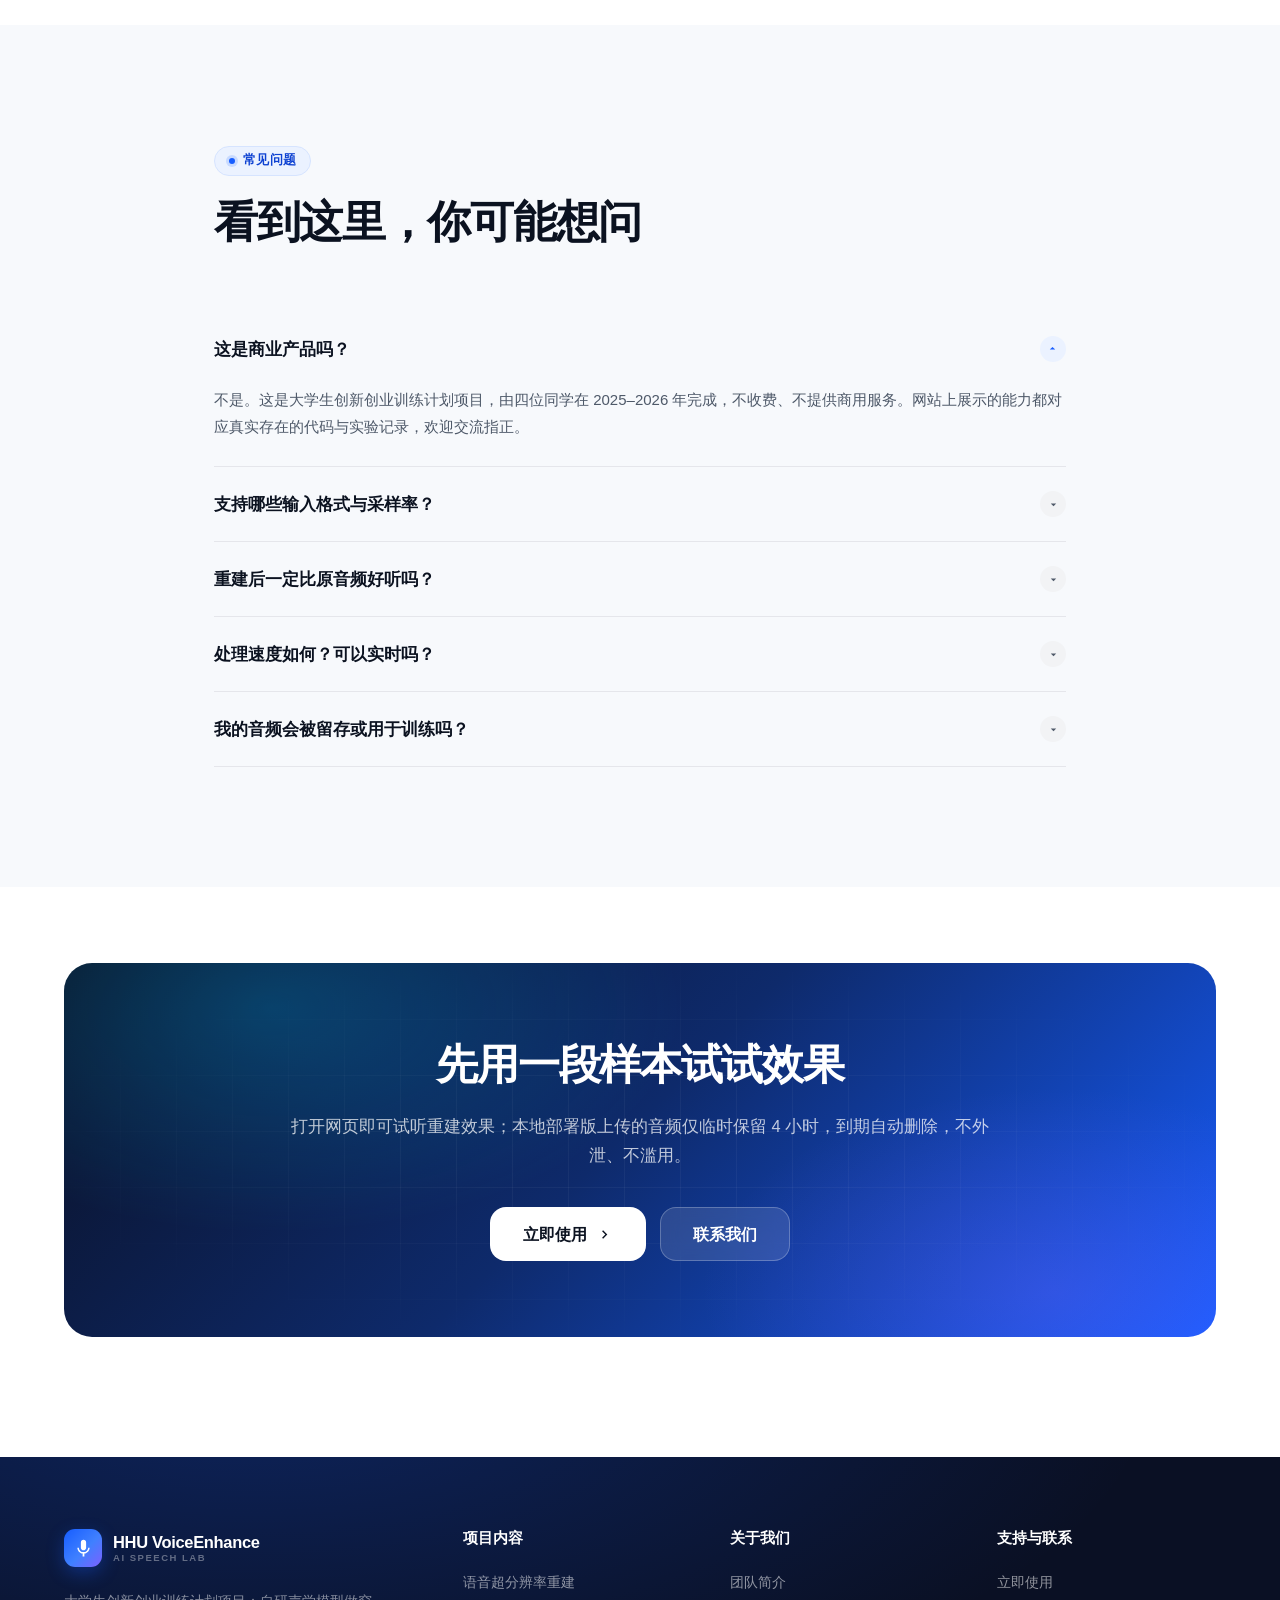
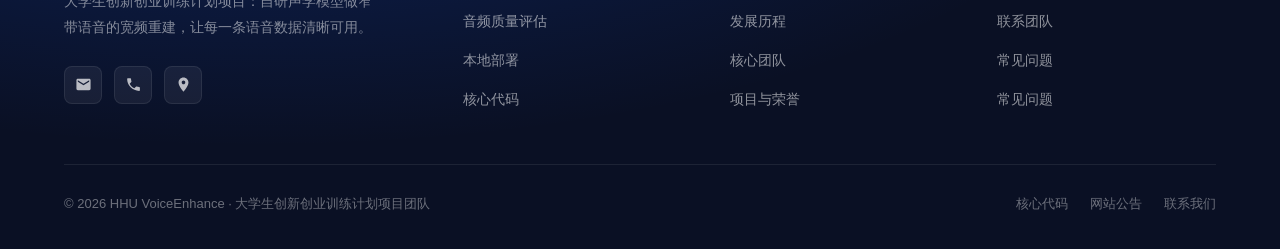
<file: products.html>
<!DOCTYPE html>
<html lang="zh-CN">
<head>
<meta charset="UTF-8">
<meta name="viewport" content="width=device-width, initial-scale=1.0">
<title>产品服务 · HHU VoiceEnhance</title>
<meta name="description" content="HHU VoiceEnhance 的能力模块：语音超分辨率重建、音频质量评估、本地部署与调用示例，以及完整的技术实现说明。">
<link rel="stylesheet" href="assets/css/style.css">
</head>
<body>

<header class="site-header">
    <div class="header-inner">
        <a class="brand" href="index.html">
            <span class="brand-mark">
                <svg viewBox="0 0 24 24"><path d="M12 14c1.66 0 2.99-1.34 2.99-3L15 5c0-1.66-1.34-3-3-3S9 3.34 9 5v6c0 1.66 1.34 3 3 3zm5.3-3c0 3-2.54 5.1-5.3 5.1S6.7 14 6.7 11H5c0 3.41 2.72 6.23 6 6.72V21h2v-3.28c3.28-.48 6-3.3 6-6.72h-1.7z"/></svg>
            </span>
            <span class="brand-text">
                <span class="brand-name">HHU VoiceEnhance</span>
                <span class="brand-sub">AI SPEECH LAB</span>
            </span>
        </a>
        <nav class="nav">
            <a class="nav-link" href="index.html">首页</a>
            <a class="nav-link" href="about.html">关于我们</a>
            <a class="nav-link" href="products.html">产品服务</a>
            <a class="nav-link" href="code.html">核心代码</a>
            <a class="nav-link" href="contact.html">联系我们</a>
        </nav>
        <div class="header-actions"><a class="btn btn-primary btn-sm" href="try.html">立即使用</a></div>
        <button class="nav-toggle" type="button" aria-label="打开菜单" aria-expanded="false">
            <svg viewBox="0 0 24 24"><path d="M3 18h18v-2H3v2zm0-5h18v-2H3v2zm0-7v2h18V6H3z"/></svg>
        </button>
    </div>
</header>

<div class="nav-drawer" id="navDrawer">
    <a href="index.html">首页</a>
    <a href="about.html">关于我们</a>
    <a href="products.html">产品服务</a>
    <a href="code.html">核心代码</a>
    <a href="contact.html">联系我们</a>
    <div class="drawer-foot"><a class="btn btn-primary" href="try.html">立即使用</a></div>
</div>

<main>

<!-- ================= 页头 ================= -->
<section class="page-hero">
    <div class="container">
        <div class="page-hero-inner">
            <div class="crumb">
                <a href="index.html">首页</a>
                <span class="sep">/</span>
                <b>产品服务</b>
            </div>
            <h1>从模型到页面，一套自己写的管线</h1>
            <p>
                重建、评测、部署、演示，每个环节都能单独看、单独跑。
                这里的每一项能力都对应仓库里真实存在的代码，不是画出来的架构图。
            </p>
        </div>
    </div>
</section>

<!-- ================= 产品矩阵 ================= -->
<section class="section">
    <div class="container">
        <div class="section-head reveal">
            <span class="eyebrow"><span class="dot"></span>能力模块</span>
            <h2 class="h-section">看看项目包含哪些模块</h2>
        </div>

        <div class="tabs reveal" data-tabs role="tablist">
            <button class="tab active" type="button" data-value="all" data-on-tab="renderProducts" role="tab" aria-selected="true">全部能力</button>
            <button class="tab" type="button" data-value="core" data-on-tab="renderProducts" role="tab" aria-selected="false">核心引擎</button>
            <button class="tab" type="button" data-value="solution" data-on-tab="renderProducts" role="tab" aria-selected="false">工程实现</button>
        </div>

        <div class="grid grid-3" id="productList">
            <div class="skeleton" style="height:280px;"></div>
            <div class="skeleton" style="height:280px;"></div>
            <div class="skeleton" style="height:280px;"></div>
        </div>
    </div>
</section>

<!-- ================= 服务流程 ================= -->
<section class="section section-soft">
    <div class="container">
        <div class="section-head center reveal">
            <span class="eyebrow"><span class="dot"></span>推进方式</span>
            <h2 class="h-section">四步，从样本到能听的效果</h2>
            <p class="lead">大创项目按阶段推进，每一步都有明确的产出物和检查点，也都有对应的实验记录。</p>
        </div>

        <div class="steps reveal">
            <div class="step">
                <span class="snum">01</span>
                <h4>样本分析</h4>
                <p>整理窄带语音样本，分析信道带宽、噪声类型与退化程度，确定这次要解决的核心问题。</p>
            </div>
            <div class="step">
                <span class="snum">02</span>
                <h4>方案与评测</h4>
                <p>确定重建技术路线，建立客观指标（PESQ / STOI）与主观听测的基线，先把尺子立起来。</p>
            </div>
            <div class="step">
                <span class="snum">03</span>
                <h4>系统实现</h4>
                <p>完成模型推理服务与网页端的联调，打通「上传 → 重建 → 试听/下载」的完整链路。</p>
            </div>
            <div class="step">
                <span class="snum">04</span>
                <h4>迭代与回归</h4>
                <p>按听测反馈调整参数，重跑评测做回归对比，把每一轮结果都记录进实验台账。</p>
            </div>
        </div>
    </div>
</section>

<!-- ================= 使用方式 ================= -->
<section class="section">
    <div class="container">
        <div class="section-head center reveal">
            <span class="eyebrow"><span class="dot"></span>怎么用</span>
            <h2 class="h-section">三种方式上手这个项目</h2>
            <p class="lead">项目不收费，也不做商用服务。想听效果、想看代码、想聊技术，下面三条路都通。</p>
        </div>

        <div class="grid grid-3">
            <div class="plan reveal" data-delay="1">
                <div class="pname">在线试听</div>
                <div class="pfor">最快的方式，打开网页即可</div>
                <div class="pamt">
                    <span class="val">试听</span>
                    <span class="per">/ 无需任何准备</span>
                </div>
                <ul>
                    <li><svg viewBox="0 0 24 24"><path d="M9 16.17L4.83 12l-1.42 1.41L9 19 21 7l-1.41-1.41z"/></svg>窄带输入与宽频参考对比试听</li>
                    <li><svg viewBox="0 0 24 24"><path d="M9 16.17L4.83 12l-1.42 1.41L9 19 21 7l-1.41-1.41z"/></svg>示例音频取自项目数据集</li>
                    <li><svg viewBox="0 0 24 24"><path d="M9 16.17L4.83 12l-1.42 1.41L9 19 21 7l-1.41-1.41z"/></svg>页面不联网、不上报任何数据</li>
                </ul>
                <a class="btn btn-ghost btn-block" href="try.html">去试听</a>
            </div>

            <div class="plan featured reveal" data-delay="2">
                <div class="pname">本地运行</div>
                <div class="pfor">把完整链路跑在自己机器上</div>
                <div class="pamt">
                    <span class="val">自建</span>
                    <span class="per">/ 一台带显卡的电脑</span>
                </div>
                <ul>
                    <li><svg viewBox="0 0 24 24"><path d="M9 16.17L4.83 12l-1.42 1.41L9 19 21 7l-1.41-1.41z"/></svg>Python + MySQL 环境，脚本一键起服务</li>
                    <li><svg viewBox="0 0 24 24"><path d="M9 16.17L4.83 12l-1.42 1.41L9 19 21 7l-1.41-1.41z"/></svg>上传 → 重建 → 下载全链路可跑</li>
                    <li><svg viewBox="0 0 24 24"><path d="M9 16.17L4.83 12l-1.42 1.41L9 19 21 7l-1.41-1.41z"/></svg>临时文件 4 小时后自动删除</li>
                </ul>
                <a class="btn btn-primary btn-block" href="code.html">看核心代码</a>
            </div>

            <div class="plan reveal" data-delay="3">
                <div class="pname">交流讨论</div>
                <div class="pfor">技术细节、数据集与评测方法</div>
                <div class="pamt">
                    <span class="val">开放</span>
                    <span class="per">/ 欢迎提问与指正</span>
                </div>
                <ul>
                    <li><svg viewBox="0 0 24 24"><path d="M9 16.17L4.83 12l-1.42 1.41L9 19 21 7l-1.41-1.41z"/></svg>模型结构、损失设计与训练细节</li>
                    <li><svg viewBox="0 0 24 24"><path d="M9 16.17L4.83 12l-1.42 1.41L9 19 21 7l-1.41-1.41z"/></svg>数据集构建与评测口径</li>
                    <li><svg viewBox="0 0 24 24"><path d="M9 16.17L4.83 12l-1.42 1.41L9 19 21 7l-1.41-1.41z"/></svg>也欢迎指出我们做得不对的地方</li>
                </ul>
                <a class="btn btn-ghost btn-block" href="contact.html">联系我们</a>
            </div>
        </div>
    </div>
</section>

<!-- ================= 常见问题 ================= -->
<section class="section section-soft">
    <div class="container-narrow">
        <div class="section-head reveal">
            <span class="eyebrow"><span class="dot"></span>常见问题</span>
            <h2 class="h-section">看到这里，你可能想问</h2>
        </div>

        <div class="reveal" data-faq-group>
            <div class="faq-item open">
                <button class="faq-q" type="button" aria-expanded="true">
                    这是商业产品吗？
                    <span class="chev"><svg viewBox="0 0 24 24"><path d="M7 10l5 5 5-5z"/></svg></span>
                </button>
                <div class="faq-a">
                    <p>不是。这是大学生创新创业训练计划项目，由四位同学在 2025–2026 年完成，不收费、不提供商用服务。网站上展示的能力都对应真实存在的代码与实验记录，欢迎交流指正。</p>
                </div>
            </div>

            <div class="faq-item">
                <button class="faq-q" type="button" aria-expanded="false">
                    支持哪些输入格式与采样率？
                    <span class="chev"><svg viewBox="0 0 24 24"><path d="M7 10l5 5 5-5z"/></svg></span>
                </button>
                <div class="faq-a">
                    <p>当前实现以 WAV 为主要输入格式，8kHz 到 48kHz 的采样率都能处理：低于 16kHz 的窄带语音会先做带宽重建，再统一输出 16kHz / 16bit WAV。MP3、FLAC 等格式可先转成 WAV 再处理。</p>
                </div>
            </div>

            <div class="faq-item">
                <button class="faq-q" type="button" aria-expanded="false">
                    重建后一定比原音频好听吗？
                    <span class="chev"><svg viewBox="0 0 24 24"><path d="M7 10l5 5 5-5z"/></svg></span>
                </button>
                <div class="faq-a">
                    <p>在模型覆盖的信道与噪声类型下，客观指标与主观听感都有提升。但对已严重削波、丢帧或存在大量静音段的音频，能恢复的信息存在上限。我们会在结果说明里如实给出适用范围，不做过度承诺。</p>
                </div>
            </div>

            <div class="faq-item">
                <button class="faq-q" type="button" aria-expanded="false">
                    处理速度如何？可以实时吗？
                    <span class="chev"><svg viewBox="0 0 24 24"><path d="M7 10l5 5 5-5z"/></svg></span>
                </button>
                <div class="faq-a">
                    <p>实测在单张消费级显卡上，几秒长度的语音可在十几秒内完成重建，属于「离线批处理」量级，目前还没有做实时流式处理。这是后续可以继续优化的方向之一。</p>
                </div>
            </div>

            <div class="faq-item">
                <button class="faq-q" type="button" aria-expanded="false">
                    我的音频会被留存或用于训练吗？
                    <span class="chev"><svg viewBox="0 0 24 24"><path d="M7 10l5 5 5-5z"/></svg></span>
                </button>
                <div class="faq-a">
                    <p>不会。这个静态站点本身没有上传功能，试听的是仓库内置的示例音频；本地部署版本处理完的临时文件也只保留 4 小时，到期由后台任务自动删除，不会用于任何训练用途。</p>
                </div>
            </div>
        </div>
    </div>
</section>

<!-- ================= CTA ================= -->
<section class="section-sm" style="padding-bottom:var(--section-y);">
    <div class="container">
        <div class="cta-band reveal">
            <div class="cta-inner">
                <h2>先用一段样本试试效果</h2>
                <p>打开网页即可试听重建效果；本地部署版上传的音频仅临时保留 4 小时，到期自动删除，不外泄、不滥用。</p>
                <div class="cta-actions">
                    <a class="btn btn-lg" style="background:#fff;color:#0B1220;" href="try.html">
                        立即使用
                        <svg viewBox="0 0 24 24"><path d="M10 6L8.59 7.41 13.17 12l-4.58 4.59L10 18l6-6z"/></svg>
                    </a>
                    <a class="btn btn-light btn-lg" href="contact.html">联系我们</a>
                </div>
            </div>
        </div>
    </div>
</section>

</main>

<footer class="site-footer">
    <div class="container">
        <div class="footer-grid">
            <div class="footer-brand">
                <a class="brand" href="index.html">
                    <span class="brand-mark">
                        <svg viewBox="0 0 24 24"><path d="M12 14c1.66 0 2.99-1.34 2.99-3L15 5c0-1.66-1.34-3-3-3S9 3.34 9 5v6c0 1.66 1.34 3 3 3zm5.3-3c0 3-2.54 5.1-5.3 5.1S6.7 14 6.7 11H5c0 3.41 2.72 6.23 6 6.72V21h2v-3.28c3.28-.48 6-3.3 6-6.72h-1.7z"/></svg>
                    </span>
                    <span class="brand-text">
                        <span class="brand-name">HHU VoiceEnhance</span>
                        <span class="brand-sub">AI SPEECH LAB</span>
                    </span>
                </a>
                <p>大学生创新创业训练计划项目：自研声学模型做窄带语音的宽频重建，让每一条语音数据清晰可用。</p>
                <div class="footer-social">
                    <a href="contact.html" aria-label="在线留言">
                        <svg viewBox="0 0 24 24"><path d="M20 4H4c-1.1 0-1.99.9-1.99 2L2 18c0 1.1.9 2 2 2h16c1.1 0 2-.9 2-2V6c0-1.1-.9-2-2-2zm0 4l-8 5-8-5V6l8 5 8-5v2z"/></svg>
                    </a>
                    <a href="contact.html" aria-label="在线沟通">
                        <svg viewBox="0 0 24 24"><path d="M6.62 10.79c1.44 2.83 3.76 5.14 6.59 6.59l2.2-2.2c.27-.27.67-.36 1.02-.24 1.12.37 2.33.57 3.57.57.55 0 1 .45 1 1V20c0 .55-.45 1-1 1-9.39 0-17-7.61-17-17 0-.55.45-1 1-1h3.5c.55 0 1 .45 1 1 0 1.25.2 2.45.57 3.57.11.35.03.74-.25 1.02l-2.2 2.2z"/></svg>
                    </a>
                    <a href="contact.html" aria-label="所在地区">
                        <svg viewBox="0 0 24 24"><path d="M12 2C8.13 2 5 5.13 5 9c0 5.25 7 13 7 13s7-7.75 7-13c0-3.87-3.13-7-7-7zm0 9.5c-1.38 0-2.5-1.12-2.5-2.5s1.12-2.5 2.5-2.5 2.5 1.12 2.5 2.5-1.12 2.5-2.5 2.5z"/></svg>
                    </a>
                </div>
            </div>
            <div class="footer-col">
                <h4>项目内容</h4>
                <ul>
                    <li><a href="products.html">语音超分辨率重建</a></li>
                    <li><a href="products.html">音频质量评估</a></li>
                    <li><a href="products.html">本地部署</a></li>
                    <li><a href="code.html">核心代码</a></li>
                </ul>
            </div>
            <div class="footer-col">
                <h4>关于我们</h4>
                <ul>
                    <li><a href="about.html">团队简介</a></li>
                    <li><a href="about.html">发展历程</a></li>
                    <li><a href="about.html">核心团队</a></li>
                    <li><a href="about.html">项目与荣誉</a></li>
                </ul>
            </div>
            <div class="footer-col">
                <h4>支持与联系</h4>
                <ul>
                    <li><a href="try.html">立即使用</a></li>
                    <li><a href="contact.html">联系团队</a></li>
                    <li><a href="contact.html">常见问题</a></li>
                    <li><a href="contact.html">常见问题</a></li>
                </ul>
            </div>
        </div>
        <div class="footer-bottom">
            <span>© <span data-year>2026</span> HHU VoiceEnhance · 大学生创新创业训练计划项目团队</span>
            <div class="footer-bottom-links">
                <a href="contact.html">核心代码</a>
                <a href="contact.html">网站公告</a>
                <a href="contact.html">联系我们</a>
            </div>
        </div>
    </div>
</footer>

<script src="assets/js/data.js"></script>
<script src="assets/js/store.js"></script>
<script src="assets/js/site.js"></script>
<script>
(function () {
    'use strict';

    var listEl = document.getElementById('productList');
    var currentCategory = 'all';

    function esc(s) { return Store.utils.escapeHtml(s); }

    function render(list) {
        if (!listEl) return;

        if (!list.length) {
            listEl.innerHTML = '<div class="empty-state" style="grid-column:1/-1;">' +
                '<div class="es-title">该分类下暂无产品</div>' +
                '<div class="es-desc">请切换其他分类查看</div></div>';
            return;
        }

        listEl.innerHTML = list.map(function (p, i) {
            var features = (p.features || []).map(function (f) {
                return '<span>' + esc(f) + '</span>';
            }).join('');

            return '<article class="product-card reveal in">' +
                '<span class="ptag ' + esc(p.tone || 'blue') + '">' + esc(p.tag || '能力') + '</span>' +
                '<h3 class="h-card">' + esc(p.name) + '</h3>' +
                '<p class="pdesc">' + esc(p.desc) + '</p>' +
                '<div class="pfeat">' + features + '</div>' +
                '<div class="pfoot">' +
                    '<span class="price">' + esc(p.price) + '<small><br>' + esc(p.price_note) + '</small></span>' +
                    '<a class="btn btn-ghost btn-sm" href="code.html">查看实现</a>' +
                '</div>' +
            '</article>';
        }).join('');
    }

    window.renderProducts = function (category) {
        currentCategory = category || 'all';
        Store.products.list({ category: currentCategory }).then(function (res) {
            render(res.data || []);
        });
    };

    window.renderProducts('all');

    Site.init({ waves: false });
})();
</script>
</body>
</html>
</file>
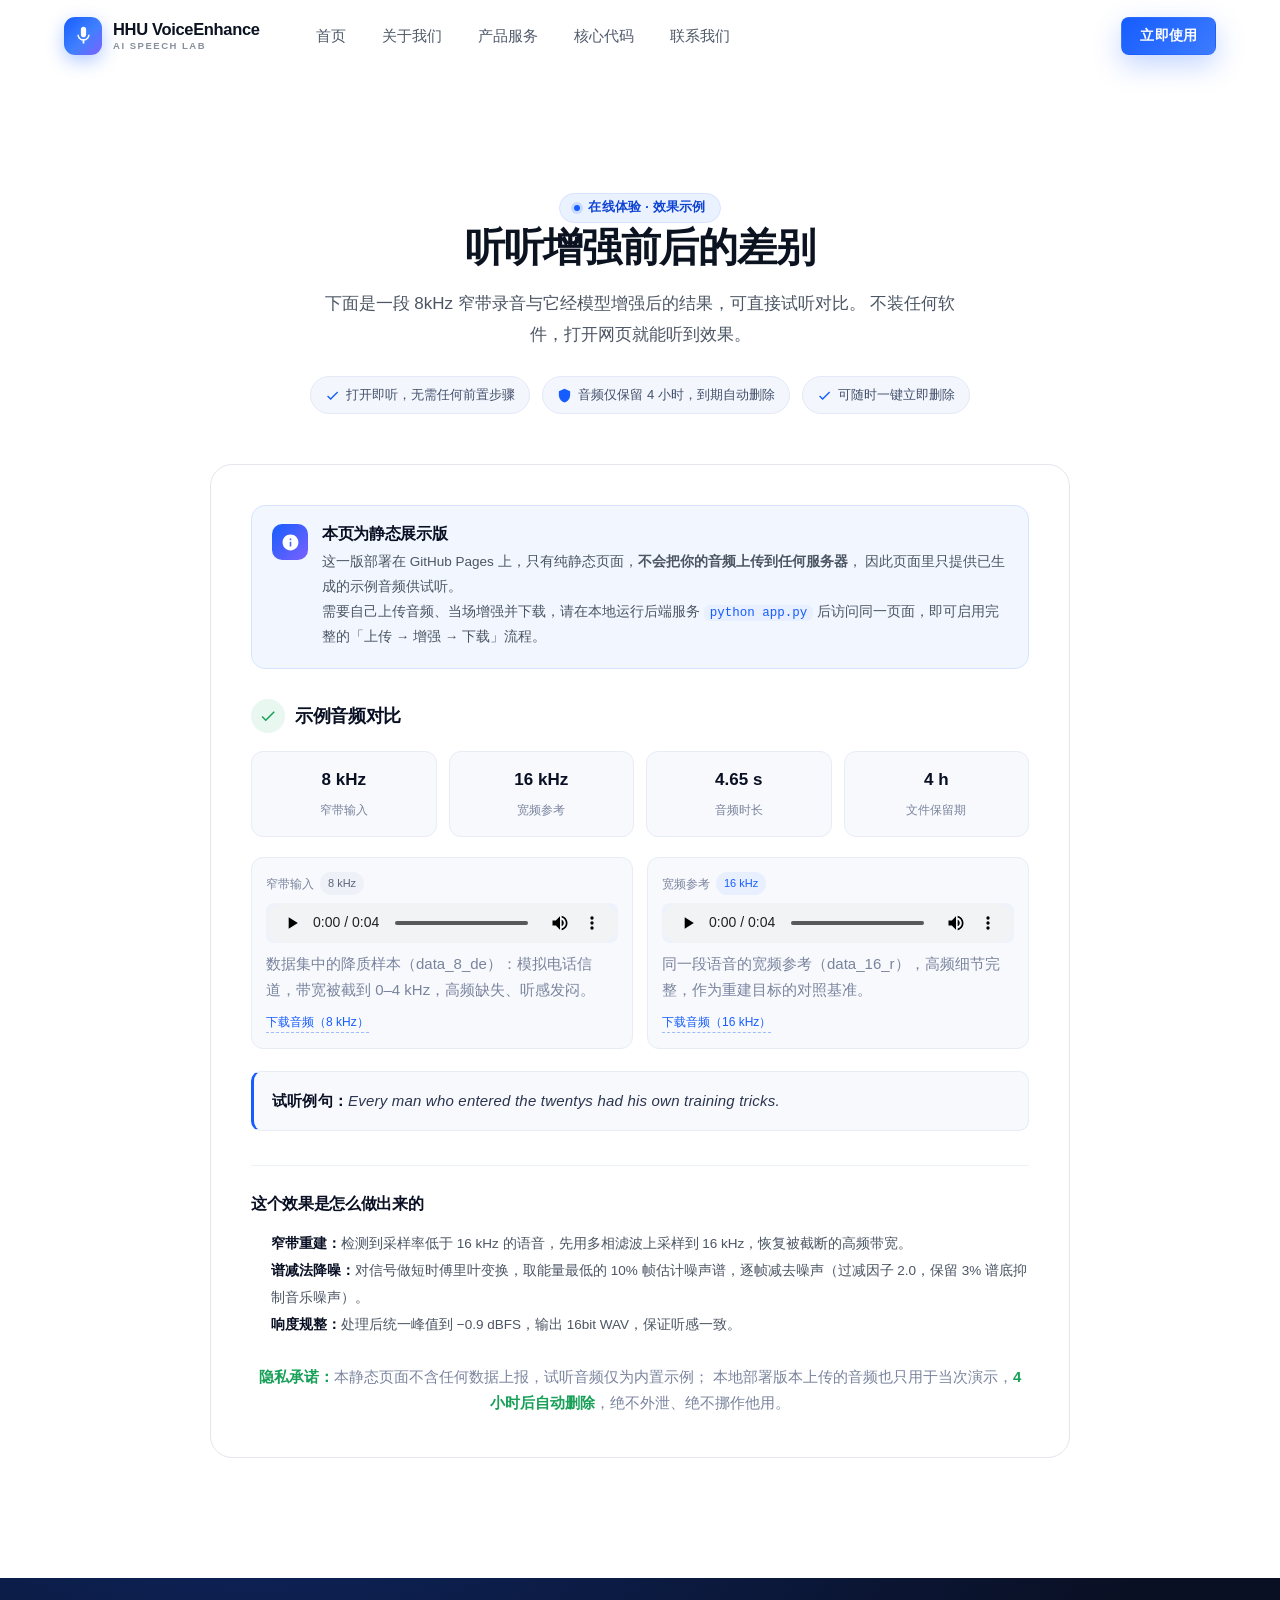
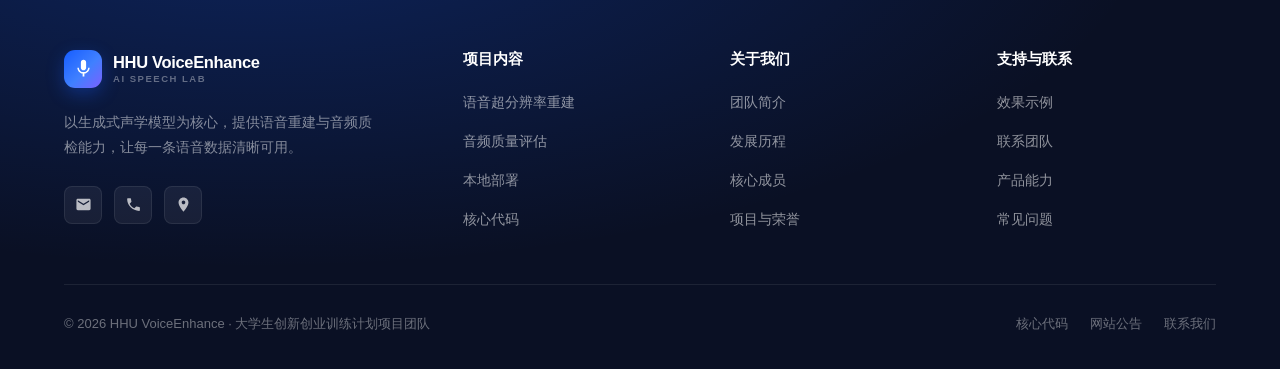
<file: try.html>
<!DOCTYPE html>
<html lang="zh-CN">
<head>
<meta charset="UTF-8">
<meta name="viewport" content="width=device-width, initial-scale=1.0">
<title>在线体验 · HHU VoiceEnhance</title>
<meta name="description" content="语音增强效果示例：8kHz 窄带录音重建为 16kHz 宽频音频，前后对比试听。">
<link rel="stylesheet" href="assets/css/style.css">
<style>
    /* 在线体验页专属样式（复用全局设计 token 色板） */
    .try-wrap { max-width: 860px; margin: 0 auto; }

    .try-hero { text-align: center; padding: 72px 0 8px; }
    .try-hero .h-section { font-size: 40px; }
    .try-hero p.lead { max-width: 640px; margin: 18px auto 0; font-size: 17px; color: #4B5563; line-height: 1.8; }

    .try-trust { display: flex; gap: 12px; justify-content: center; flex-wrap: wrap; margin: 26px 0 0; }
    .try-trust span {
        display: inline-flex; align-items: center; gap: 6px;
        font-size: 13px; color: #43506B; background: #F3F6FD;
        border: 1px solid #E3E9F6; border-radius: 999px; padding: 7px 14px;
    }
    .try-trust svg { width: 15px; height: 15px; fill: #165DFF; }

    .try-card { margin-top: 42px; padding: 40px; }

    .notice-box {
        display: flex; gap: 14px; align-items: flex-start;
        background: #F2F7FF; border: 1px solid #D6E4FF; border-radius: 14px;
        padding: 18px 20px; margin-bottom: 30px;
    }
    .notice-box .nb-icon {
        width: 36px; height: 36px; border-radius: 10px; flex: none;
        background: linear-gradient(135deg, #165DFF, #7B61FF);
        display: flex; align-items: center; justify-content: center;
    }
    .notice-box .nb-icon svg { width: 19px; height: 19px; fill: #fff; }
    .notice-box h3 { font-size: 16px; color: #0A1024; margin: 0 0 6px; }
    .notice-box p { font-size: 13.5px; color: #4B5563; line-height: 1.85; margin: 0; }
    .notice-box code {
        background: #E8EFFF; color: #165DFF; border-radius: 6px;
        padding: 1px 6px; font-size: 12.5px;
    }

    .demo-head { display: flex; align-items: center; gap: 10px; margin-bottom: 18px; }
    .demo-head .ok-badge {
        width: 34px; height: 34px; border-radius: 50%; background: #E8F7EF;
        display: flex; align-items: center; justify-content: center; flex: none;
    }
    .demo-head .ok-badge svg { width: 18px; height: 18px; fill: #18A058; }
    .demo-head h3 { font-size: 18px; color: #0A1024; margin: 0; }

    .try-stats { display: grid; grid-template-columns: repeat(4, 1fr); gap: 12px; margin-bottom: 20px; }
    .try-stat { background: #F7F9FC; border: 1px solid #E7ECF6; border-radius: 12px; padding: 14px; text-align: center; }
    .try-stat b { display: block; font-size: 17px; color: #0A1024; }
    .try-stat span { font-size: 12px; color: #7A849E; }

    .compare { display: grid; grid-template-columns: 1fr 1fr; gap: 14px; }
    .compare .cp-box { background: #F7F9FC; border: 1px solid #E7ECF6; border-radius: 12px; padding: 14px; }
    .compare .cp-label { font-size: 12px; color: #7A849E; margin-bottom: 8px; display: flex; align-items: center; gap: 6px; }
    .compare .cp-label .cp-tag { font-size: 11px; padding: 2px 8px; border-radius: 999px; }
    .compare .cp-tag.before { background: #EEF1F7; color: #5B6478; }
    .compare .cp-tag.after { background: #E8F0FF; color: #165DFF; }
    .compare audio {
        width: 100%;
        height: 40px;
        display: block;
        border-radius: 8px;
        background: #EEF2FA;
    }
    .cp-hint { font-size: 12px; color: #7A849E; margin-top: 8px; line-height: 1.7; }
    .cp-dl {
        display: inline-block; margin-top: 8px;
        font-size: 12px; color: #165DFF; text-decoration: none;
        border-bottom: 1px dashed rgba(22, 93, 255, .4);
    }
    .cp-dl:hover { border-bottom-style: solid; }

    .listen-en {
        margin: 22px 0 0; padding: 16px 18px;
        background: #F7F9FC; border: 1px solid #E7ECF6;
        border-left: 3px solid #165DFF; border-radius: 10px;
        font-size: 14.5px; line-height: 1.9; color: #2B3550;
        font-style: italic; letter-spacing: .2px;
    }
    .listen-en b { color: #0A1024; font-style: normal; font-weight: 600; }

    .howto { margin-top: 34px; padding-top: 28px; border-top: 1px solid #EDF1F8; }
    .howto h4 { font-size: 16px; color: #0A1024; margin: 0 0 16px; }
    .howto ol { margin: 0; padding-left: 20px; max-width: 100%; }
    .howto li { font-size: 13.5px; color: #4B5563; line-height: 2; }
    .howto li b { color: #0A1024; }

    .try-note { margin-top: 26px; font-size: 13px; color: #7A849E; text-align: center; line-height: 1.8; }
    .try-note b { color: #18A058; font-weight: 600; }

    @media (max-width: 720px) {
        .try-hero { padding-top: 48px; }
        .try-hero .h-section { font-size: 30px; }
        .try-card { padding: 24px 18px; }
        .try-stats { grid-template-columns: repeat(2, 1fr); }
        .compare { grid-template-columns: 1fr; }
    }
</style>
</head>
<body>

<!-- ================= 顶栏 ================= -->
<header class="site-header">
    <div class="header-inner">
        <a class="brand" href="index.html">
            <span class="brand-mark">
                <svg viewBox="0 0 24 24"><path d="M12 14c1.66 0 2.99-1.34 2.99-3L15 5c0-1.66-1.34-3-3-3S9 3.34 9 5v6c0 1.66 1.34 3 3 3zm5.3-3c0 3-2.54 5.1-5.3 5.1S6.7 14 6.7 11H5c0 3.41 2.72 6.23 6 6.72V21h2v-3.28c3.28-.48 6-3.3 6-6.72h-1.7z"/></svg>
            </span>
            <span class="brand-text">
                <span class="brand-name">HHU VoiceEnhance</span>
                <span class="brand-sub">AI SPEECH LAB</span>
            </span>
        </a>

        <nav class="nav">
            <a class="nav-link" href="index.html">首页</a>
            <a class="nav-link" href="about.html">关于我们</a>
            <a class="nav-link" href="products.html">产品服务</a>
            <a class="nav-link" href="code.html">核心代码</a>
            <a class="nav-link" href="contact.html">联系我们</a>
        </nav>

        <div class="header-actions"><a class="btn btn-primary btn-sm" href="try.html">立即使用</a></div>

        <button class="nav-toggle" type="button" aria-label="打开菜单" aria-expanded="false">
            <svg viewBox="0 0 24 24"><path d="M3 18h18v-2H3v2zm0-5h18v-2H3v2zm0-7v2h18V6H3z"/></svg>
        </button>
    </div>
</header>

<div class="nav-drawer" id="navDrawer">
    <a href="index.html">首页</a>
    <a href="about.html">关于我们</a>
    <a href="products.html">产品服务</a>
    <a href="code.html">核心代码</a>
    <a href="contact.html">联系我们</a>
    <div class="drawer-foot"><a class="btn btn-primary" href="try.html">立即使用</a></div>
</div>

<main>

<!-- ================= 在线体验 ================= -->
<section class="section">
    <div class="container">
        <div class="try-wrap">

            <div class="try-hero">
                <span class="eyebrow"><span class="dot"></span>在线体验 · 效果示例</span>
                <h2 class="h-section">听听增强前后的差别</h2>
                <p class="lead">
                    下面是一段 8kHz 窄带录音与它经模型增强后的结果，可直接试听对比。
                    不装任何软件，打开网页就能听到效果。
                </p>
                <div class="try-trust">
                    <span>
                        <svg viewBox="0 0 24 24"><path d="M9 16.17L4.83 12l-1.42 1.41L9 19 21 7l-1.41-1.41z"/></svg>
                        打开即听，无需任何前置步骤
                    </span>
                    <span>
                        <svg viewBox="0 0 24 24"><path d="M12 1L3 5v6c0 5.55 3.84 10.74 9 12 5.16-1.26 9-6.45 9-12V5l-9-4z"/></svg>
                        音频仅保留 4 小时，到期自动删除
                    </span>
                    <span>
                        <svg viewBox="0 0 24 24"><path d="M9 16.17L4.83 12l-1.42 1.41L9 19 21 7l-1.41-1.41z"/></svg>
                        可随时一键立即删除
                    </span>
                </div>
            </div>

            <div class="card try-card">

                <div class="notice-box">
                    <span class="nb-icon">
                        <svg viewBox="0 0 24 24"><path d="M11 7h2v2h-2zm0 4h2v6h-2zm1-9C6.48 2 2 6.48 2 12s4.48 10 10 10 10-4.48 10-10S17.52 2 12 2z"/></svg>
                    </span>
                    <div>
                        <h3>本页为静态展示版</h3>
                        <p>
                            这一版部署在 GitHub Pages 上，只有纯静态页面，<b>不会把你的音频上传到任何服务器</b>，
                            因此页面里只提供已生成的示例音频供试听。<br>
                            需要自己上传音频、当场增强并下载，请在本地运行后端服务
                            <code>python app.py</code> 后访问同一页面，即可启用完整的「上传 → 增强 → 下载」流程。
                        </p>
                    </div>
                </div>

                <div class="demo-head">
                    <span class="ok-badge">
                        <svg viewBox="0 0 24 24"><path d="M9 16.17L4.83 12l-1.42 1.41L9 19 21 7l-1.41-1.41z"/></svg>
                    </span>
                    <h3>示例音频对比</h3>
                </div>

                <div class="try-stats">
                    <div class="try-stat"><b>8 kHz</b><span>窄带输入</span></div>
                    <div class="try-stat"><b>16 kHz</b><span>宽频参考</span></div>
                    <div class="try-stat"><b>4.65 s</b><span>音频时长</span></div>
                    <div class="try-stat"><b>4 h</b><span>文件保留期</span></div>
                </div>

                <div class="compare">
                    <div class="cp-box">
                        <div class="cp-label">窄带输入 <span class="cp-tag before">8 kHz</span></div>
                        <audio controls preload="metadata" playsinline>
                            <source src="assets/audio/before.wav" type="audio/wav">
                            您的浏览器不支持音频播放，请<a href="assets/audio/before.wav">点此下载</a>试听。
                        </audio>
                        <p class="cp-hint">数据集中的降质样本（data_8_de）：模拟电话信道，带宽被截到 0–4 kHz，高频缺失、听感发闷。</p>
                        <a class="cp-dl" href="assets/audio/before.wav" download>下载音频（8 kHz）</a>
                    </div>
                    <div class="cp-box">
                        <div class="cp-label">宽频参考 <span class="cp-tag after">16 kHz</span></div>
                        <audio controls preload="metadata" playsinline>
                            <source src="assets/audio/after.wav" type="audio/wav">
                            您的浏览器不支持音频播放，请<a href="assets/audio/after.wav">点此下载</a>试听。
                        </audio>
                        <p class="cp-hint">同一段语音的宽频参考（data_16_r），高频细节完整，作为重建目标的对照基准。</p>
                        <a class="cp-dl" href="assets/audio/after.wav" download>下载音频（16 kHz）</a>
                    </div>
                </div>

                <p class="listen-en">
                    <b>试听例句：</b>Every man who entered the twentys had his own training tricks.
                </p>

                <div class="howto">
                    <h4>这个效果是怎么做出来的</h4>
                    <ol>
                        <li><b>窄带重建：</b>检测到采样率低于 16 kHz 的语音，先用多相滤波上采样到 16 kHz，恢复被截断的高频带宽。</li>
                        <li><b>谱减法降噪：</b>对信号做短时傅里叶变换，取能量最低的 10% 帧估计噪声谱，逐帧减去噪声（过减因子 2.0，保留 3% 谱底抑制音乐噪声）。</li>
                        <li><b>响度规整：</b>处理后统一峰值到 −0.9 dBFS，输出 16bit WAV，保证听感一致。</li>
                    </ol>
                </div>

                <p class="try-note">
                    <b>隐私承诺：</b>本静态页面不含任何数据上报，试听音频仅为内置示例；
                    本地部署版本上传的音频也只用于当次演示，<b>4 小时后自动删除</b>，绝不外泄、绝不挪作他用。
                </p>
            </div>

        </div>
    </div>
</section>

</main>

<!-- ================= 页脚 ================= -->
<footer class="site-footer">
    <div class="container">
        <div class="footer-grid">
            <div class="footer-brand">
                <a class="brand" href="index.html">
                    <span class="brand-mark">
                        <svg viewBox="0 0 24 24"><path d="M12 14c1.66 0 2.99-1.34 2.99-3L15 5c0-1.66-1.34-3-3-3S9 3.34 9 5v6c0 1.66 1.34 3 3 3zm5.3-3c0 3-2.54 5.1-5.3 5.1S6.7 14 6.7 11H5c0 3.41 2.72 6.23 6 6.72V21h2v-3.28c3.28-.48 6-3.3 6-6.72h-1.7z"/></svg>
                    </span>
                    <span class="brand-text">
                        <span class="brand-name">HHU VoiceEnhance</span>
                        <span class="brand-sub">AI SPEECH LAB</span>
                    </span>
                </a>
                <p>以生成式声学模型为核心，提供语音重建与音频质检能力，让每一条语音数据清晰可用。</p>
                <div class="footer-social">
                    <a href="contact.html" aria-label="在线留言">
                        <svg viewBox="0 0 24 24"><path d="M20 4H4c-1.1 0-1.99.9-1.99 2L2 18c0 1.1.9 2 2 2h16c1.1 0 2-.9 2-2V6c0-1.1-.9-2-2-2zm0 4l-8 5-8-5V6l8 5 8-5v2z"/></svg>
                    </a>
                    <a href="contact.html" aria-label="在线沟通">
                        <svg viewBox="0 0 24 24"><path d="M6.62 10.79c1.44 2.83 3.76 5.14 6.59 6.59l2.2-2.2c.27-.27.67-.36 1.02-.24 1.12.37 2.33.57 3.57.57.55 0 1 .45 1 1V20c0 .55-.45 1-1 1-9.39 0-17-7.61-17-17 0-.55.45-1 1-1h3.5c.55 0 1 .45 1 1 0 1.25.2 2.45.57 3.57.11.35.03.74-.25 1.02l-2.2 2.2z"/></svg>
                    </a>
                    <a href="contact.html" aria-label="地址">
                        <svg viewBox="0 0 24 24"><path d="M12 2C8.13 2 5 5.13 5 9c0 5.25 7 13 7 13s7-7.75 7-13c0-3.87-3.13-7-7-7zm0 9.5c-1.38 0-2.5-1.12-2.5-2.5s1.12-2.5 2.5-2.5 2.5 1.12 2.5 2.5-1.12 2.5-2.5 2.5z"/></svg>
                    </a>
                </div>
            </div>

            <div class="footer-col">
                <h4>项目内容</h4>
                <ul>
                    <li><a href="products.html">语音超分辨率重建</a></li>
                    <li><a href="products.html">音频质量评估</a></li>
                    <li><a href="products.html">本地部署</a></li>
                    <li><a href="code.html">核心代码</a></li>
                </ul>
            </div>

            <div class="footer-col">
                <h4>关于我们</h4>
                <ul>
                    <li><a href="about.html">团队简介</a></li>
                    <li><a href="about.html">发展历程</a></li>
                    <li><a href="about.html">核心成员</a></li>
                    <li><a href="about.html">项目与荣誉</a></li>
                </ul>
            </div>

            <div class="footer-col">
                <h4>支持与联系</h4>
                <ul>
                    <li><a href="try.html">效果示例</a></li>
                    <li><a href="contact.html">联系团队</a></li>
                    <li><a href="products.html">产品能力</a></li>
                    <li><a href="contact.html">常见问题</a></li>
                </ul>
            </div>
        </div>

        <div class="footer-bottom">
            <span>© <span data-year>2026</span> HHU VoiceEnhance · 大学生创新创业训练计划项目团队</span>
            <div class="footer-bottom-links">
                <a href="contact.html">核心代码</a>
                <a href="contact.html">网站公告</a>
                <a href="contact.html">联系我们</a>
            </div>
        </div>
    </div>
</footer>

<script src="assets/js/data.js"></script>
<script src="assets/js/store.js"></script>
<script src="assets/js/site.js"></script>
<script>Site.init({ waves: false });</script>
</body>
</html>
</file>
<file: assets/css/style.css>
/* ==========================================================================
   HHU VoiceEnhance · 企业官网设计系统
   风格：简约大气 / 大面积留白 / 克制渐变 / 细腻描边
   色板与既有产品端（frontend/*.html）保持一致
   ========================================================================== */

/* ---------- Design Tokens ---------- */
:root {
    /* 主色阶 */
    --primary-25:  #F5F9FF;
    --primary-50:  #EBF2FF;
    --primary-100: #D6E4FF;
    --primary-200: #ADC8FF;
    --primary-300: #84A9FF;
    --primary-400: #6690FF;
    --primary-500: #165DFF;
    --primary-600: #0E42D2;
    --primary-700: #0B2A80;
    --primary-800: #081C55;

    /* 辅助色 */
    --purple-50:  #F5F2FF;
    --purple-500: #7B61FF;
    --cyan-50:    #E6FAFF;
    --cyan-500:   #00C2FF;
    --pink-500:   #F5319D;

    /* 语义色 */
    --success-50:  #E8FFEA;
    --success-500: #00B42A;
    --warning-50:  #FFF7E8;
    --warning-500: #FF7D00;
    --danger-50:   #FFECE8;
    --danger-500:  #F53F3F;

    /* 中性色 */
    --gray-0:   #FFFFFF;
    --gray-25:  #FCFCFD;
    --gray-50:  #FAFBFC;
    --gray-100: #F2F3F5;
    --gray-200: #E5E6EB;
    --gray-300: #C9CDD4;
    --gray-400: #86909C;
    --gray-500: #4E5969;
    --gray-700: #1D2129;
    --gray-800: #10141C;
    --gray-900: #07090D;

    /* 语义别名 */
    --ink:        #0B1220;
    --ink-soft:   #1D2129;
    --bg:         #FFFFFF;
    --bg-soft:    #F7F9FC;
    --bg-deep:    #0A1024;
    --line:       #E5E6EB;
    --line-soft:  #F0F2F5;

    /* 圆角 */
    --r-xs: 6px;
    --r-sm: 8px;
    --r-md: 12px;
    --r-lg: 16px;
    --r-xl: 22px;
    --r-2xl: 28px;
    --r-full: 9999px;

    /* 阴影：克制、多层、低透明度 */
    --shadow-xs: 0 1px 2px rgba(16, 24, 40, 0.04);
    --shadow-sm: 0 1px 3px rgba(16, 24, 40, 0.05), 0 1px 2px rgba(16, 24, 40, 0.03);
    --shadow-md: 0 6px 18px rgba(16, 24, 40, 0.06), 0 2px 6px rgba(16, 24, 40, 0.03);
    --shadow-lg: 0 18px 40px rgba(16, 24, 40, 0.08), 0 4px 12px rgba(16, 24, 40, 0.04);
    --shadow-xl: 0 32px 72px rgba(16, 24, 40, 0.12), 0 8px 20px rgba(16, 24, 40, 0.05);
    --shadow-primary: 0 10px 28px rgba(22, 93, 255, 0.26);
    --shadow-primary-hover: 0 16px 40px rgba(22, 93, 255, 0.34);

    /* 字体 */
    --font-sans: -apple-system, BlinkMacSystemFont, "Segoe UI", "PingFang SC",
                 "Hiragino Sans GB", "Microsoft YaHei", "Helvetica Neue",
                 Helvetica, Arial, sans-serif;
    --font-mono: "SF Mono", Monaco, "Cascadia Code", "Roboto Mono",
                 Consolas, "Courier New", monospace;

    /* 动效 */
    --ease-out:   cubic-bezier(0.22, 1, 0.36, 1);
    --ease-inout: cubic-bezier(0.4, 0, 0.2, 1);
    --t-fast: 0.16s var(--ease-inout);
    --t-base: 0.26s var(--ease-inout);
    --t-slow: 0.4s var(--ease-out);

    /* 布局 */
    --container: 1200px;
    --container-narrow: 900px;
    --header-h: 72px;
    --section-y: 120px;
}

/* ---------- Reset ---------- */
*, *::before, *::after {
    margin: 0;
    padding: 0;
    box-sizing: border-box;
    -webkit-tap-highlight-color: transparent;
}

html {
    scroll-behavior: smooth;
    scroll-padding-top: calc(var(--header-h) + 16px);
    -webkit-text-size-adjust: 100%;
}

body {
    font-family: var(--font-sans);
    font-size: 16px;
    line-height: 1.7;
    color: var(--gray-500);
    background: var(--bg);
    -webkit-font-smoothing: antialiased;
    -moz-osx-font-smoothing: grayscale;
    text-rendering: optimizeLegibility;
    overflow-x: hidden;
}

body.no-scroll { overflow: hidden; }

img, svg { display: block; max-width: 100%; }
button { font-family: inherit; cursor: pointer; border: none; background: none; color: inherit; }
input, textarea, select { font-family: inherit; font-size: inherit; }
a { color: inherit; text-decoration: none; }
ul, ol { list-style: none; }

::selection { background: var(--primary-100); color: var(--primary-700); }

*::-webkit-scrollbar { width: 10px; height: 10px; }
*::-webkit-scrollbar-track { background: transparent; }
*::-webkit-scrollbar-thumb {
    background: rgba(0, 0, 0, 0.10);
    border-radius: 6px;
    border: 3px solid transparent;
    background-clip: content-box;
}
*::-webkit-scrollbar-thumb:hover { background: rgba(0, 0, 0, 0.18); background-clip: content-box; }

:focus-visible {
    outline: 2px solid var(--primary-500);
    outline-offset: 2px;
    border-radius: var(--r-xs);
}

/* ---------- 排版 ---------- */
h1, h2, h3, h4, h5 {
    color: var(--ink);
    font-weight: 700;
    line-height: 1.25;
    letter-spacing: -0.02em;
}

.display {
    font-size: clamp(34px, 5.2vw, 62px);
    font-weight: 800;
    line-height: 1.12;
    letter-spacing: -0.035em;
}

.h-section {
    font-size: clamp(28px, 3.4vw, 44px);
    font-weight: 800;
    line-height: 1.2;
    letter-spacing: -0.03em;
}

.h-card { font-size: 19px; font-weight: 700; letter-spacing: -0.015em; }

.lead {
    font-size: clamp(16px, 1.35vw, 19px);
    line-height: 1.75;
    color: var(--gray-500);
}

.text-grad {
    background: linear-gradient(115deg, #165DFF 0%, #7B61FF 52%, #00C2FF 100%);
    -webkit-background-clip: text;
    background-clip: text;
    color: transparent;
}

.eyebrow {
    display: inline-flex;
    align-items: center;
    gap: 8px;
    height: 30px;
    padding: 0 14px;
    border-radius: var(--r-full);
    background: var(--primary-50);
    border: 1px solid var(--primary-100);
    color: var(--primary-600);
    font-size: 12.5px;
    font-weight: 600;
    letter-spacing: 0.02em;
}

.eyebrow .dot {
    width: 6px;
    height: 6px;
    border-radius: 50%;
    background: var(--primary-500);
    box-shadow: 0 0 0 3px rgba(22, 93, 255, 0.16);
}

/* ---------- 布局 ---------- */
.container {
    width: 100%;
    max-width: var(--container);
    margin: 0 auto;
    padding: 0 24px;
}

.container-narrow {
    width: 100%;
    max-width: var(--container-narrow);
    margin: 0 auto;
    padding: 0 24px;
}

.section { padding: var(--section-y) 0; }
.section-sm { padding: 76px 0; }
.section-soft { background: var(--bg-soft); }

.section-head {
    max-width: 760px;
    margin-bottom: 64px;
}

.section-head.center {
    margin-left: auto;
    margin-right: auto;
    text-align: center;
}

.section-head .eyebrow { margin-bottom: 20px; }
.section-head p { margin-top: 20px; }

.grid { display: grid; gap: 24px; }
.grid-2 { grid-template-columns: repeat(2, minmax(0, 1fr)); }
.grid-3 { grid-template-columns: repeat(3, minmax(0, 1fr)); }
.grid-4 { grid-template-columns: repeat(4, minmax(0, 1fr)); }

/* ---------- 顶栏 ---------- */
.site-header {
    position: fixed;
    top: 0;
    left: 0;
    right: 0;
    z-index: 900;
    height: var(--header-h);
    display: flex;
    align-items: center;
    background: rgba(255, 255, 255, 0.72);
    backdrop-filter: saturate(180%) blur(20px);
    -webkit-backdrop-filter: saturate(180%) blur(20px);
    border-bottom: 1px solid transparent;
    transition: background var(--t-base), border-color var(--t-base), box-shadow var(--t-base);
}

.site-header.is-scrolled {
    background: rgba(255, 255, 255, 0.9);
    border-bottom-color: var(--line-soft);
    box-shadow: 0 1px 24px rgba(16, 24, 40, 0.05);
}

.header-inner {
    width: 100%;
    max-width: var(--container);
    margin: 0 auto;
    padding: 0 24px;
    display: flex;
    align-items: center;
    gap: 40px;
}

.brand {
    display: flex;
    align-items: center;
    gap: 11px;
    flex-shrink: 0;
}

.brand-mark {
    width: 38px;
    height: 38px;
    border-radius: 11px;
    background: linear-gradient(135deg, #165DFF 0%, #4080FF 55%, #7B61FF 100%);
    display: flex;
    align-items: center;
    justify-content: center;
    box-shadow: 0 6px 18px rgba(22, 93, 255, 0.32);
    flex-shrink: 0;
}

.brand-mark svg { width: 21px; height: 21px; fill: #fff; }

.brand-text { display: flex; flex-direction: column; line-height: 1.15; }

.brand-name {
    font-size: 16.5px;
    font-weight: 800;
    color: var(--ink);
    letter-spacing: -0.02em;
}

.brand-sub {
    font-size: 9.5px;
    font-weight: 600;
    color: var(--gray-400);
    letter-spacing: 0.16em;
    margin-top: 2px;
}

.nav {
    display: flex;
    align-items: center;
    gap: 4px;
    flex: 1;
}

.nav-link {
    position: relative;
    padding: 9px 16px;
    border-radius: var(--r-sm);
    font-size: 15px;
    font-weight: 500;
    color: var(--gray-500);
    transition: color var(--t-fast), background var(--t-fast);
    white-space: nowrap;
}

.nav-link:hover { color: var(--ink); background: var(--gray-100); }
.nav-link.active { color: var(--primary-600); font-weight: 600; }

.nav-link.active::after {
    content: '';
    position: absolute;
    left: 16px;
    right: 16px;
    bottom: 1px;
    height: 2px;
    border-radius: 2px;
    background: linear-gradient(90deg, var(--primary-500), var(--purple-500));
}

.header-actions { display: flex; align-items: center; gap: 12px; flex-shrink: 0; }

.nav-toggle {
    display: none;
    width: 42px;
    height: 42px;
    border-radius: var(--r-sm);
    align-items: center;
    justify-content: center;
    color: var(--ink);
}

.nav-toggle svg { width: 22px; height: 22px; fill: currentColor; }

/* 顶栏头像（登录态） */
.header-avatar {
    width: 24px;
    height: 24px;
    border-radius: 50%;
    overflow: hidden;
    display: flex;
    align-items: center;
    justify-content: center;
    background: linear-gradient(135deg, #165DFF, #7B61FF);
    color: #fff;
    font-size: 11.5px;
    font-weight: 700;
    flex-shrink: 0;
}

.header-avatar img { width: 100%; height: 100%; object-fit: cover; }

/* 移动端抽屉 */
.nav-drawer {
    position: fixed;
    inset: var(--header-h) 0 0 0;
    z-index: 890;
    background: rgba(255, 255, 255, 0.98);
    backdrop-filter: blur(20px);
    -webkit-backdrop-filter: blur(20px);
    padding: 24px;
    display: none;
    flex-direction: column;
    gap: 6px;
    animation: drawerIn 0.28s var(--ease-out);
}

.nav-drawer.open { display: flex; }

@keyframes drawerIn {
    from { opacity: 0; transform: translateY(-10px); }
    to   { opacity: 1; transform: translateY(0); }
}

.nav-drawer a {
    padding: 15px 18px;
    border-radius: var(--r-md);
    font-size: 17px;
    font-weight: 600;
    color: var(--ink);
    transition: background var(--t-fast);
}

.nav-drawer a:hover { background: var(--gray-100); }
.nav-drawer .drawer-foot { margin-top: auto; display: grid; gap: 12px; }

/* ---------- 按钮 ---------- */
.btn {
    display: inline-flex;
    align-items: center;
    justify-content: center;
    gap: 8px;
    height: 46px;
    padding: 0 24px;
    border-radius: var(--r-md);
    font-size: 15px;
    font-weight: 600;
    letter-spacing: 0.01em;
    white-space: nowrap;
    transition: all var(--t-base);
    border: 1px solid transparent;
}

.btn svg { width: 17px; height: 17px; fill: currentColor; flex-shrink: 0; }
.btn:disabled { opacity: 0.55; cursor: not-allowed; }

.btn-primary {
    background: linear-gradient(135deg, #165DFF 0%, #3D7BFF 100%);
    color: #fff;
    box-shadow: var(--shadow-primary);
}

.btn-primary:hover:not(:disabled) {
    transform: translateY(-2px);
    box-shadow: var(--shadow-primary-hover);
}

.btn-primary:active:not(:disabled) { transform: translateY(0); }

.btn-ghost {
    background: #fff;
    color: var(--ink);
    border-color: var(--line);
    box-shadow: var(--shadow-xs);
}

.btn-ghost:hover:not(:disabled) {
    border-color: var(--gray-300);
    background: var(--gray-50);
    transform: translateY(-2px);
    box-shadow: var(--shadow-md);
}

.btn-dark {
    background: var(--ink);
    color: #fff;
    box-shadow: 0 10px 26px rgba(11, 18, 32, 0.24);
}

.btn-dark:hover:not(:disabled) { transform: translateY(-2px); box-shadow: 0 16px 38px rgba(11, 18, 32, 0.3); }

.btn-light {
    background: rgba(255, 255, 255, 0.12);
    color: #fff;
    border-color: rgba(255, 255, 255, 0.24);
    backdrop-filter: blur(10px);
}

.btn-light:hover:not(:disabled) { background: rgba(255, 255, 255, 0.2); }

.btn-sm { height: 38px; padding: 0 18px; font-size: 14px; border-radius: var(--r-sm); }
.btn-sm svg { width: 15px; height: 15px; }
.btn-lg { height: 54px; padding: 0 32px; font-size: 16px; border-radius: var(--r-lg); }
.btn-block { width: 100%; }

.text-link {
    display: inline-flex;
    align-items: center;
    gap: 6px;
    font-size: 15px;
    font-weight: 600;
    color: var(--primary-600);
    transition: gap var(--t-base), color var(--t-base);
}

.text-link:hover { gap: 10px; color: var(--primary-700); }
.text-link svg { width: 16px; height: 16px; fill: currentColor; }

/* ---------- 卡片 ---------- */
.card {
    background: #fff;
    border: 1px solid var(--line);
    border-radius: var(--r-xl);
    padding: 32px;
    transition: transform var(--t-slow), box-shadow var(--t-slow), border-color var(--t-slow);
}

.card-hover:hover {
    transform: translateY(-4px);
    box-shadow: var(--shadow-lg);
    border-color: var(--primary-200);
}

.card-icon {
    width: 52px;
    height: 52px;
    border-radius: var(--r-md);
    display: flex;
    align-items: center;
    justify-content: center;
    margin-bottom: 22px;
    position: relative;
    overflow: hidden;
}

.card-icon::after {
    content: '';
    position: absolute;
    inset: 0;
    background: linear-gradient(140deg, rgba(255, 255, 255, 0.28), transparent 60%);
}

.card-icon svg { width: 25px; height: 25px; fill: #fff; position: relative; z-index: 1; }

.i-blue   { background: linear-gradient(135deg, #165DFF, #4080FF); box-shadow: 0 8px 20px rgba(22, 93, 255, 0.26); }
.i-purple { background: linear-gradient(135deg, #7B61FF, #9B87FF); box-shadow: 0 8px 20px rgba(123, 97, 255, 0.26); }
.i-cyan   { background: linear-gradient(135deg, #0091FF, #00C2FF); box-shadow: 0 8px 20px rgba(0, 194, 255, 0.26); }
.i-green  { background: linear-gradient(135deg, #00B42A, #23C343); box-shadow: 0 8px 20px rgba(0, 180, 42, 0.26); }
.i-orange { background: linear-gradient(135deg, #FF7D00, #FFA940); box-shadow: 0 8px 20px rgba(255, 125, 0, 0.26); }
.i-pink   { background: linear-gradient(135deg, #F5319D, #FF7EB6); box-shadow: 0 8px 20px rgba(245, 49, 157, 0.26); }

.card h3 { margin-bottom: 12px; }
.card p { font-size: 15px; line-height: 1.75; }

/* ---------- Hero ---------- */
.hero {
    position: relative;
    padding: calc(var(--header-h) + 92px) 0 96px;
    overflow: hidden;
    background:
        radial-gradient(880px 460px at 78% 8%, rgba(22, 93, 255, 0.10), transparent 68%),
        radial-gradient(680px 420px at 8% 30%, rgba(123, 97, 255, 0.09), transparent 66%),
        linear-gradient(180deg, #FFFFFF 0%, #FBFCFE 62%, #F7F9FC 100%);
}

.hero::before {
    content: '';
    position: absolute;
    inset: 0;
    background-image:
        linear-gradient(rgba(11, 18, 32, 0.028) 1px, transparent 1px),
        linear-gradient(90deg, rgba(11, 18, 32, 0.028) 1px, transparent 1px);
    background-size: 68px 68px;
    mask-image: radial-gradient(ellipse 88% 62% at 50% 22%, #000 24%, transparent 76%);
    -webkit-mask-image: radial-gradient(ellipse 88% 62% at 50% 22%, #000 24%, transparent 76%);
    pointer-events: none;
}

.hero-inner {
    position: relative;
    z-index: 1;
    display: grid;
    grid-template-columns: 1.02fr 0.98fr;
    gap: 72px;
    align-items: center;
}

.hero-copy .eyebrow { margin-bottom: 26px; }
.hero-copy .lead { margin-top: 26px; max-width: 540px; }

.hero-cta {
    display: flex;
    flex-wrap: wrap;
    gap: 14px;
    margin-top: 40px;
}

.hero-trust {
    display: flex;
    flex-wrap: wrap;
    align-items: center;
    gap: 26px;
    margin-top: 46px;
    padding-top: 30px;
    border-top: 1px solid var(--line-soft);
}

.hero-trust-item {
    display: flex;
    align-items: center;
    gap: 9px;
    font-size: 13.5px;
    font-weight: 500;
    color: var(--gray-500);
}

.hero-trust-item svg { width: 17px; height: 17px; fill: var(--success-500); }

/* Hero 视觉 */
.hero-visual { position: relative; }

.visual-card {
    position: relative;
    background: #fff;
    border: 1px solid var(--line);
    border-radius: var(--r-2xl);
    box-shadow: var(--shadow-xl);
    padding: 26px;
    overflow: hidden;
}

.visual-card::before {
    content: '';
    position: absolute;
    top: 0; left: 0; right: 0;
    height: 3px;
    background: linear-gradient(90deg, #165DFF, #7B61FF, #00C2FF);
}

.visual-head {
    display: flex;
    align-items: center;
    justify-content: space-between;
    margin-bottom: 22px;
}

.visual-title {
    display: flex;
    align-items: center;
    gap: 10px;
    font-size: 14px;
    font-weight: 700;
    color: var(--ink);
}

.visual-title .pulse {
    width: 8px;
    height: 8px;
    border-radius: 50%;
    background: var(--success-500);
    box-shadow: 0 0 0 4px rgba(0, 180, 42, 0.16);
    animation: pulse 2.4s var(--ease-inout) infinite;
}

@keyframes pulse {
    0%, 100% { box-shadow: 0 0 0 4px rgba(0, 180, 42, 0.16); }
    50%      { box-shadow: 0 0 0 9px rgba(0, 180, 42, 0.05); }
}

.visual-badge {
    font-size: 11.5px;
    font-weight: 700;
    font-family: var(--font-mono);
    color: var(--primary-600);
    background: var(--primary-50);
    padding: 4px 10px;
    border-radius: var(--r-full);
}

.wave-row { margin-bottom: 18px; }

.wave-label {
    display: flex;
    align-items: center;
    justify-content: space-between;
    font-size: 12px;
    font-weight: 600;
    color: var(--gray-400);
    margin-bottom: 9px;
    letter-spacing: 0.02em;
}

.wave-label b { color: var(--ink); font-weight: 700; font-size: 12.5px; }
.wave-label b.ok { color: var(--success-500); }

.wave-box {
    height: 74px;
    border-radius: var(--r-md);
    background: var(--gray-50);
    border: 1px solid var(--line-soft);
    display: flex;
    align-items: center;
    justify-content: center;
    gap: 3px;
    padding: 0 14px;
    overflow: hidden;
}

.wave-box.clean {
    background: linear-gradient(135deg, var(--primary-25), #fff);
    border-color: var(--primary-100);
}

.wave-bar {
    flex: 1;
    min-width: 2px;
    max-width: 5px;
    border-radius: 3px;
    background: var(--gray-300);
    transform-origin: center;
    animation: waveIdle 3.6s var(--ease-inout) infinite;
}

.wave-box.clean .wave-bar {
    background: linear-gradient(180deg, #165DFF, #00C2FF);
}

@keyframes waveIdle {
    0%, 100% { transform: scaleY(0.55); }
    50%      { transform: scaleY(1); }
}

.visual-metrics {
    display: grid;
    grid-template-columns: repeat(3, 1fr);
    gap: 10px;
    margin-top: 22px;
    padding-top: 20px;
    border-top: 1px dashed var(--line);
}

.visual-metric { text-align: center; }

.visual-metric .v {
    font-size: 21px;
    font-weight: 800;
    color: var(--ink);
    letter-spacing: -0.03em;
    font-variant-numeric: tabular-nums;
}

.visual-metric .v small { font-size: 12px; font-weight: 600; color: var(--gray-400); margin-left: 2px; }
.visual-metric .k { font-size: 11.5px; color: var(--gray-400); margin-top: 3px; }

.float-chip {
    position: absolute;
    display: flex;
    align-items: center;
    gap: 10px;
    background: rgba(255, 255, 255, 0.94);
    backdrop-filter: blur(14px);
    border: 1px solid var(--line);
    border-radius: var(--r-lg);
    padding: 12px 16px;
    box-shadow: var(--shadow-lg);
    animation: float 6s var(--ease-inout) infinite;
}

.float-chip.a { top: -18px; right: -14px; }
.float-chip.b { bottom: -22px; left: -18px; animation-delay: -3s; }

@keyframes float {
    0%, 100% { transform: translateY(0); }
    50%      { transform: translateY(-11px); }
}

.float-chip .fc-icon {
    width: 34px;
    height: 34px;
    border-radius: 10px;
    display: flex;
    align-items: center;
    justify-content: center;
    flex-shrink: 0;
}

.float-chip .fc-icon svg { width: 17px; height: 17px; fill: #fff; }
.float-chip .fc-t { font-size: 12.5px; font-weight: 700; color: var(--ink); line-height: 1.3; }
.float-chip .fc-s { font-size: 11px; color: var(--gray-400); line-height: 1.3; }

/* ---------- 统计条 ---------- */
.stats-band {
    display: grid;
    grid-template-columns: repeat(4, 1fr);
    gap: 0;
    border-radius: var(--r-2xl);
    background: #fff;
    border: 1px solid var(--line);
    box-shadow: var(--shadow-md);
    overflow: hidden;
}

.stat {
    padding: 40px 28px;
    text-align: center;
    position: relative;
}

.stat + .stat::before {
    content: '';
    position: absolute;
    left: 0;
    top: 24%;
    bottom: 24%;
    width: 1px;
    background: var(--line-soft);
}

.stat .num {
    font-size: clamp(30px, 3.4vw, 42px);
    font-weight: 800;
    letter-spacing: -0.04em;
    color: var(--ink);
    line-height: 1;
    font-variant-numeric: tabular-nums;
}

.stat .num .u { font-size: 0.48em; font-weight: 700; margin-left: 3px; color: var(--primary-500); }
.stat .lbl { margin-top: 12px; font-size: 14px; color: var(--gray-400); font-weight: 500; }

/* ---------- 特性列表 ---------- */
.feature-split {
    display: grid;
    grid-template-columns: 1fr 1fr;
    gap: 76px;
    align-items: center;
}

.check-list { display: grid; gap: 18px; margin-top: 32px; }

.check-item { display: flex; gap: 14px; }

.check-item .ci {
    width: 24px;
    height: 24px;
    border-radius: 50%;
    background: var(--primary-50);
    display: flex;
    align-items: center;
    justify-content: center;
    flex-shrink: 0;
    margin-top: 3px;
}

.check-item .ci svg { width: 13px; height: 13px; fill: var(--primary-500); }
.check-item .ct b { display: block; color: var(--ink); font-size: 15.5px; font-weight: 700; margin-bottom: 3px; }
.check-item .ct span { font-size: 14.5px; line-height: 1.7; }

/* ---------- 标签页 ---------- */
.tabs {
    display: inline-flex;
    gap: 4px;
    padding: 5px;
    border-radius: var(--r-full);
    background: var(--gray-100);
    margin-bottom: 44px;
    flex-wrap: wrap;
}

.tab {
    padding: 10px 22px;
    border-radius: var(--r-full);
    font-size: 14.5px;
    font-weight: 600;
    color: var(--gray-500);
    transition: all var(--t-base);
    white-space: nowrap;
}

.tab:hover { color: var(--ink); }

.tab.active {
    background: #fff;
    color: var(--primary-600);
    box-shadow: var(--shadow-sm);
}

/* ---------- 产品卡 ---------- */
.product-card {
    display: flex;
    flex-direction: column;
    background: #fff;
    border: 1px solid var(--line);
    border-radius: var(--r-xl);
    padding: 32px;
    height: 100%;
    transition: transform var(--t-slow), box-shadow var(--t-slow), border-color var(--t-slow);
}

.product-card:hover {
    transform: translateY(-5px);
    box-shadow: var(--shadow-lg);
    border-color: var(--primary-200);
}

.product-card .ptag {
    display: inline-flex;
    align-self: flex-start;
    padding: 3px 11px;
    border-radius: var(--r-full);
    font-size: 11.5px;
    font-weight: 700;
    letter-spacing: 0.03em;
    margin-bottom: 18px;
}

.ptag.blue   { background: var(--primary-50); color: var(--primary-600); }
.ptag.purple { background: var(--purple-50); color: #6244E6; }
.ptag.cyan   { background: var(--cyan-50); color: #0A92C4; }
.ptag.green  { background: var(--success-50); color: #009A29; }
.ptag.orange { background: var(--warning-50); color: #D96A00; }

.product-card h3 { margin-bottom: 10px; }
.product-card .pdesc { font-size: 14.5px; line-height: 1.75; flex: 1; }

.product-card .pfeat {
    display: flex;
    flex-wrap: wrap;
    gap: 8px;
    margin: 22px 0;
}

.product-card .pfeat span {
    font-size: 12.5px;
    font-weight: 500;
    color: var(--gray-500);
    background: var(--gray-50);
    border: 1px solid var(--line-soft);
    padding: 4px 11px;
    border-radius: var(--r-full);
}

.product-card .pfoot {
    display: flex;
    align-items: center;
    justify-content: space-between;
    padding-top: 20px;
    border-top: 1px solid var(--line-soft);
    gap: 12px;
}

.product-card .price {
    font-size: 21px;
    font-weight: 800;
    color: var(--ink);
    letter-spacing: -0.03em;
}

.product-card .price small { font-size: 12.5px; font-weight: 600; color: var(--gray-400); }

/* ---------- 流程 ---------- */
.steps { display: grid; grid-template-columns: repeat(4, 1fr); gap: 24px; counter-reset: step; }

.step {
    position: relative;
    padding-top: 30px;
    counter-increment: step;
}

.step::before {
    content: '';
    position: absolute;
    top: 15px;
    left: 46px;
    right: -24px;
    height: 1px;
    background: linear-gradient(90deg, var(--primary-200), var(--line-soft));
}

.step:last-child::before { display: none; }

.step .snum {
    position: absolute;
    top: 0;
    left: 0;
    width: 32px;
    height: 32px;
    border-radius: 50%;
    background: linear-gradient(135deg, #165DFF, #4080FF);
    color: #fff;
    display: flex;
    align-items: center;
    justify-content: center;
    font-size: 13.5px;
    font-weight: 800;
    font-family: var(--font-mono);
    box-shadow: 0 6px 16px rgba(22, 93, 255, 0.28);
}

.step h4 { font-size: 16.5px; margin-bottom: 8px; }
.step p { font-size: 14px; line-height: 1.7; }

/* ---------- 时间线 ---------- */
.timeline { position: relative; padding-left: 42px; }

.timeline::before {
    content: '';
    position: absolute;
    left: 9px;
    top: 8px;
    bottom: 8px;
    width: 2px;
    background: linear-gradient(180deg, var(--primary-300), var(--primary-100) 55%, transparent);
    border-radius: 2px;
}

.tl-item { position: relative; padding-bottom: 44px; }
.tl-item:last-child { padding-bottom: 0; }

.tl-item::before {
    content: '';
    position: absolute;
    left: -42px;
    top: 6px;
    width: 20px;
    height: 20px;
    border-radius: 50%;
    background: #fff;
    border: 3px solid var(--primary-300);
    box-shadow: 0 0 0 4px rgba(22, 93, 255, 0.07);
}

.tl-item.hl::before {
    border-color: var(--primary-500);
    box-shadow: 0 0 0 5px rgba(22, 93, 255, 0.13);
}

.tl-year {
    font-family: var(--font-mono);
    font-size: 13px;
    font-weight: 800;
    color: var(--primary-600);
    letter-spacing: 0.04em;
    margin-bottom: 7px;
}

.tl-item h4 { font-size: 18px; margin-bottom: 8px; }
.tl-item p { font-size: 14.5px; line-height: 1.75; }

/* ---------- 团队 ---------- */
.person { text-align: center; }

.person .pav {
    width: 104px;
    height: 104px;
    margin: 0 auto 20px;
    border-radius: 50%;
    display: flex;
    align-items: center;
    justify-content: center;
    font-size: 32px;
    font-weight: 800;
    color: #fff;
    letter-spacing: -0.02em;
    box-shadow: var(--shadow-md);
    position: relative;
}

.person .pav::after {
    content: '';
    position: absolute;
    inset: -6px;
    border-radius: 50%;
    border: 1px solid var(--line);
}

.person h4 { font-size: 17px; margin-bottom: 4px; }
.person .prole { font-size: 13.5px; color: var(--primary-600); font-weight: 600; margin-bottom: 10px; }
.person p { font-size: 13.5px; line-height: 1.7; color: var(--gray-400); }

/* ---------- 动态 / 新闻 ---------- */
.news-item {
    display: flex;
    gap: 24px;
    padding: 26px 0;
    border-bottom: 1px solid var(--line-soft);
    align-items: center;
    transition: all var(--t-base);
}

.news-item:last-child { border-bottom: none; }

.news-item:hover { padding-left: 12px; padding-right: 12px; background: var(--gray-50); border-radius: var(--r-md); }

.news-date {
    flex-shrink: 0;
    width: 92px;
    font-family: var(--font-mono);
    font-size: 12.5px;
    font-weight: 700;
    color: var(--gray-400);
}

.news-body { flex: 1; min-width: 0; }
.news-body h4 { font-size: 17px; margin-bottom: 6px; }
.news-body p { font-size: 14.5px; line-height: 1.7; }

.news-tag {
    flex-shrink: 0;
    font-size: 12px;
    font-weight: 600;
    color: var(--primary-600);
    background: var(--primary-50);
    padding: 4px 12px;
    border-radius: var(--r-full);
}

/* ---------- 定价 ---------- */
.plan {
    display: flex;
    flex-direction: column;
    background: #fff;
    border: 1px solid var(--line);
    border-radius: var(--r-xl);
    padding: 34px 30px;
    height: 100%;
    transition: all var(--t-slow);
    position: relative;
}

.plan:hover { box-shadow: var(--shadow-lg); transform: translateY(-4px); }

.plan.featured {
    border-color: var(--primary-300);
    box-shadow: 0 20px 48px rgba(22, 93, 255, 0.14);
}

.plan.featured::before {
    content: '最受欢迎';
    position: absolute;
    top: -12px;
    left: 50%;
    transform: translateX(-50%);
    background: linear-gradient(135deg, #165DFF, #7B61FF);
    color: #fff;
    font-size: 12px;
    font-weight: 700;
    padding: 5px 15px;
    border-radius: var(--r-full);
    box-shadow: 0 6px 18px rgba(22, 93, 255, 0.3);
    white-space: nowrap;
}

.plan .pname { font-size: 17px; font-weight: 700; color: var(--ink); }
.plan .pfor { font-size: 13.5px; color: var(--gray-400); margin-top: 6px; }

.plan .pamt {
    margin: 24px 0;
    display: flex;
    align-items: baseline;
    gap: 4px;
}

.plan .pamt .cur { font-size: 20px; font-weight: 700; color: var(--ink); }
.plan .pamt .val { font-size: 44px; font-weight: 800; color: var(--ink); letter-spacing: -0.045em; line-height: 1; }
.plan .pamt .per { font-size: 13.5px; color: var(--gray-400); font-weight: 500; }

.plan ul { display: grid; gap: 13px; margin: 4px 0 28px; flex: 1; }

.plan li { display: flex; gap: 11px; font-size: 14.5px; line-height: 1.6; }
.plan li svg { width: 17px; height: 17px; fill: var(--success-500); flex-shrink: 0; margin-top: 3px; }

/* ---------- 对比表 ---------- */
.table-wrap {
    border: 1px solid var(--line);
    border-radius: var(--r-xl);
    overflow: hidden;
    background: #fff;
}

table.cmp { width: 100%; border-collapse: collapse; font-size: 14.5px; }

table.cmp th,
table.cmp td { padding: 18px 22px; text-align: left; border-bottom: 1px solid var(--line-soft); }

table.cmp thead th {
    background: var(--gray-50);
    font-size: 13.5px;
    font-weight: 700;
    color: var(--ink);
    letter-spacing: 0.01em;
    white-space: nowrap;
}

table.cmp tbody tr:last-child td { border-bottom: none; }
table.cmp tbody tr:hover { background: var(--primary-25); }
table.cmp td:first-child { font-weight: 600; color: var(--ink); }
table.cmp .yes { color: var(--success-500); font-weight: 700; }
table.cmp .no { color: var(--gray-300); }

/* ---------- FAQ ---------- */
.faq-item {
    border-bottom: 1px solid var(--line);
}

.faq-q {
    width: 100%;
    display: flex;
    align-items: center;
    justify-content: space-between;
    gap: 20px;
    padding: 24px 0;
    text-align: left;
    font-size: 17px;
    font-weight: 600;
    color: var(--ink);
    transition: color var(--t-base);
}

.faq-q:hover { color: var(--primary-600); }

.faq-q .chev {
    width: 26px;
    height: 26px;
    border-radius: 50%;
    background: var(--gray-100);
    display: flex;
    align-items: center;
    justify-content: center;
    flex-shrink: 0;
    transition: transform var(--t-base), background var(--t-base);
}

.faq-q .chev svg { width: 13px; height: 13px; fill: var(--gray-500); }
.faq-item.open .faq-q .chev { transform: rotate(180deg); background: var(--primary-50); }
.faq-item.open .faq-q .chev svg { fill: var(--primary-500); }

.faq-a {
    max-height: 0;
    overflow: hidden;
    transition: max-height var(--t-slow), padding var(--t-slow);
}

.faq-item.open .faq-a { max-height: 420px; padding-bottom: 26px; }
.faq-a p { font-size: 15px; line-height: 1.8; max-width: 860px; }

/* ---------- 表单 ---------- */
.field { margin-bottom: 20px; }

.field label {
    display: block;
    font-size: 14px;
    font-weight: 600;
    color: var(--ink-soft);
    margin-bottom: 9px;
}

.field label .req { color: var(--danger-500); margin-left: 3px; }

.input, .textarea, .select {
    width: 100%;
    padding: 0 16px;
    height: 48px;
    font-size: 15px;
    color: var(--ink);
    background: var(--gray-50);
    border: 1px solid var(--line);
    border-radius: var(--r-md);
    outline: none;
    transition: all var(--t-base);
    appearance: none;
}

.textarea { height: auto; padding: 14px 16px; resize: vertical; min-height: 132px; line-height: 1.7; }

.select {
    background-image: url("data:image/svg+xml,%3Csvg xmlns='http://www.w3.org/2000/svg' viewBox='0 0 24 24' fill='%2386909C'%3E%3Cpath d='M7 10l5 5 5-5z'/%3E%3C/svg%3E");
    background-repeat: no-repeat;
    background-position: right 12px center;
    background-size: 20px;
    padding-right: 42px;
    cursor: pointer;
}

.input:hover, .textarea:hover, .select:hover { border-color: var(--gray-300); }

.input:focus, .textarea:focus, .select:focus {
    background: #fff;
    border-color: var(--primary-500);
    box-shadow: 0 0 0 4px rgba(22, 93, 255, 0.09);
}

.input::placeholder, .textarea::placeholder { color: var(--gray-300); }
.input.invalid, .textarea.invalid { border-color: var(--danger-500); background: #fff; }

.field .hint { font-size: 12.5px; color: var(--gray-400); margin-top: 7px; line-height: 1.6; }
.field .err { font-size: 12.5px; color: var(--danger-500); margin-top: 7px; display: none; }
.field.has-error .err { display: block; }

.field-row { display: grid; grid-template-columns: 1fr 1fr; gap: 18px; }

.checkbox {
    display: flex;
    align-items: flex-start;
    gap: 10px;
    font-size: 13.5px;
    color: var(--gray-500);
    cursor: pointer;
    line-height: 1.6;
}

.checkbox input { display: none; }

.checkbox .box {
    width: 18px;
    height: 18px;
    border-radius: 5px;
    border: 1.5px solid var(--gray-300);
    flex-shrink: 0;
    margin-top: 2px;
    display: flex;
    align-items: center;
    justify-content: center;
    transition: all var(--t-fast);
}

.checkbox .box svg { width: 11px; height: 11px; fill: #fff; opacity: 0; transition: opacity var(--t-fast); }
.checkbox input:checked + .box { background: var(--primary-500); border-color: var(--primary-500); }
.checkbox input:checked + .box svg { opacity: 1; }

/* ---------- 联系信息 ---------- */
.contact-card {
    display: flex;
    gap: 18px;
    padding: 26px;
    border-radius: var(--r-lg);
    border: 1px solid var(--line);
    background: #fff;
    transition: all var(--t-base);
}

.contact-card:hover { border-color: var(--primary-200); box-shadow: var(--shadow-md); }

.contact-card .cc-icon {
    width: 46px;
    height: 46px;
    border-radius: var(--r-md);
    background: var(--primary-50);
    display: flex;
    align-items: center;
    justify-content: center;
    flex-shrink: 0;
}

.contact-card .cc-icon svg { width: 21px; height: 21px; fill: var(--primary-500); }
.contact-card .cc-label { font-size: 13px; color: var(--gray-400); font-weight: 500; }
.contact-card .cc-value { font-size: 16px; font-weight: 700; color: var(--ink); margin-top: 4px; word-break: break-all; }
.contact-card .cc-note { font-size: 12.5px; color: var(--gray-400); margin-top: 4px; }

.map-box {
    border-radius: var(--r-xl);
    border: 1px solid var(--line);
    background:
        radial-gradient(560px 300px at 30% 20%, rgba(22, 93, 255, 0.09), transparent 70%),
        linear-gradient(160deg, #F7F9FC, #FFFFFF);
    height: 100%;
    min-height: 420px;
    position: relative;
    overflow: hidden;
    display: flex;
    align-items: center;
    justify-content: center;
}

.map-box::before {
    content: '';
    position: absolute;
    inset: 0;
    background-image:
        linear-gradient(rgba(11, 18, 32, 0.04) 1px, transparent 1px),
        linear-gradient(90deg, rgba(11, 18, 32, 0.04) 1px, transparent 1px);
    background-size: 44px 44px;
}

.map-pin {
    position: relative;
    z-index: 1;
    text-align: center;
}

.map-pin .pin {
    width: 54px;
    height: 54px;
    margin: 0 auto 18px;
    border-radius: 50% 50% 50% 6px;
    transform: rotate(-45deg);
    background: linear-gradient(135deg, #165DFF, #7B61FF);
    display: flex;
    align-items: center;
    justify-content: center;
    box-shadow: 0 14px 34px rgba(22, 93, 255, 0.34);
    animation: float 4.5s var(--ease-inout) infinite;
}

.map-pin .pin svg { width: 24px; height: 24px; fill: #fff; transform: rotate(45deg); }
.map-pin .pin-name { font-size: 16px; font-weight: 700; color: var(--ink); }
.map-pin .pin-addr { font-size: 13.5px; color: var(--gray-400); margin-top: 6px; line-height: 1.7; }

/* ---------- CTA 区块 ---------- */
.cta-band {
    position: relative;
    border-radius: var(--r-2xl);
    padding: 76px 60px;
    background: linear-gradient(135deg, #0A1024 0%, #0E2A6B 48%, #165DFF 100%);
    overflow: hidden;
    text-align: center;
}

.cta-band::before {
    content: '';
    position: absolute;
    inset: 0;
    background:
        radial-gradient(620px 340px at 18% 12%, rgba(0, 194, 255, 0.24), transparent 66%),
        radial-gradient(520px 300px at 86% 88%, rgba(123, 97, 255, 0.28), transparent 68%);
}

.cta-band::after {
    content: '';
    position: absolute;
    inset: 0;
    background-image:
        linear-gradient(rgba(255, 255, 255, 0.045) 1px, transparent 1px),
        linear-gradient(90deg, rgba(255, 255, 255, 0.045) 1px, transparent 1px);
    background-size: 56px 56px;
    mask-image: radial-gradient(ellipse 74% 70% at 50% 50%, #000 22%, transparent 78%);
    -webkit-mask-image: radial-gradient(ellipse 74% 70% at 50% 50%, #000 22%, transparent 78%);
}

.cta-inner { position: relative; z-index: 1; max-width: 720px; margin: 0 auto; }
.cta-band h2 { color: #fff; font-size: clamp(28px, 3.4vw, 42px); font-weight: 800; letter-spacing: -0.03em; }
.cta-band p { color: rgba(255, 255, 255, 0.74); font-size: 16.5px; margin-top: 20px; line-height: 1.75; }
.cta-actions { display: flex; flex-wrap: wrap; gap: 14px; justify-content: center; margin-top: 38px; }

/* ---------- 页头 Banner ---------- */
.page-hero {
    position: relative;
    padding: calc(var(--header-h) + 76px) 0 72px;
    background:
        radial-gradient(760px 380px at 82% 6%, rgba(22, 93, 255, 0.09), transparent 68%),
        linear-gradient(180deg, #FFFFFF, #F7F9FC);
    overflow: hidden;
}

.page-hero::before {
    content: '';
    position: absolute;
    inset: 0;
    background-image:
        linear-gradient(rgba(11, 18, 32, 0.026) 1px, transparent 1px),
        linear-gradient(90deg, rgba(11, 18, 32, 0.026) 1px, transparent 1px);
    background-size: 68px 68px;
    mask-image: radial-gradient(ellipse 90% 70% at 50% 10%, #000 20%, transparent 78%);
    -webkit-mask-image: radial-gradient(ellipse 90% 70% at 50% 10%, #000 20%, transparent 78%);
}

.page-hero-inner { position: relative; z-index: 1; max-width: 800px; }

.crumb {
    display: flex;
    align-items: center;
    gap: 9px;
    font-size: 13.5px;
    color: var(--gray-400);
    margin-bottom: 22px;
}

.crumb a:hover { color: var(--primary-600); }
.crumb .sep { color: var(--gray-300); }
.crumb b { color: var(--gray-500); font-weight: 600; }

.page-hero h1 { font-size: clamp(32px, 4vw, 50px); font-weight: 800; letter-spacing: -0.035em; }
.page-hero p { margin-top: 22px; font-size: 17px; line-height: 1.75; color: var(--gray-500); max-width: 660px; }

/* ---------- 页脚 ---------- */
.site-footer {
    background: var(--bg-deep);
    color: rgba(255, 255, 255, 0.6);
    padding: 72px 0 34px;
    position: relative;
    overflow: hidden;
}

.site-footer::before {
    content: '';
    position: absolute;
    top: 0; left: 0; right: 0;
    height: 340px;
    background: radial-gradient(ellipse at 20% -20%, rgba(22, 93, 255, 0.26), transparent 62%);
    pointer-events: none;
}

.footer-grid {
    position: relative;
    z-index: 1;
    display: grid;
    grid-template-columns: 1.6fr 1fr 1fr 1fr;
    gap: 48px;
    padding-bottom: 52px;
    border-bottom: 1px solid rgba(255, 255, 255, 0.08);
}

.footer-brand .brand-name { color: #fff; }
.footer-brand .brand-sub { color: rgba(255, 255, 255, 0.36); }
.footer-brand p { font-size: 14px; line-height: 1.8; margin-top: 22px; max-width: 320px; color: rgba(255, 255, 255, 0.5); }

.footer-social { display: flex; gap: 12px; margin-top: 26px; }

.footer-social a {
    width: 38px;
    height: 38px;
    border-radius: var(--r-sm);
    background: rgba(255, 255, 255, 0.06);
    border: 1px solid rgba(255, 255, 255, 0.08);
    display: flex;
    align-items: center;
    justify-content: center;
    transition: all var(--t-base);
}

.footer-social a:hover { background: rgba(22, 93, 255, 0.26); border-color: rgba(22, 93, 255, 0.4); transform: translateY(-2px); }
.footer-social svg { width: 17px; height: 17px; fill: rgba(255, 255, 255, 0.7); }

.footer-col h4 {
    color: #fff;
    font-size: 14.5px;
    font-weight: 700;
    margin-bottom: 20px;
    letter-spacing: 0.01em;
}

.footer-col ul { display: grid; gap: 12px; }
.footer-col a { font-size: 14px; color: rgba(255, 255, 255, 0.55); transition: color var(--t-fast); }
.footer-col a:hover { color: #fff; }

.footer-bottom {
    position: relative;
    z-index: 1;
    padding-top: 28px;
    display: flex;
    align-items: center;
    justify-content: space-between;
    gap: 20px;
    flex-wrap: wrap;
    font-size: 13px;
    color: rgba(255, 255, 255, 0.4);
}

.footer-bottom-links { display: flex; gap: 22px; flex-wrap: wrap; }
.footer-bottom a { color: rgba(255, 255, 255, 0.4); }
.footer-bottom a:hover { color: #fff; }

/* ---------- Toast ---------- */
.toast-container {
    position: fixed;
    top: 88px;
    left: 50%;
    transform: translateX(-50%);
    z-index: 2000;
    display: flex;
    flex-direction: column;
    gap: 10px;
    max-width: 92vw;
    pointer-events: none;
}

.toast {
    display: flex;
    align-items: center;
    gap: 10px;
    padding: 13px 24px;
    font-size: 14px;
    font-weight: 600;
    color: #fff;
    border-radius: var(--r-full);
    background: rgba(29, 33, 41, 0.95);
    box-shadow: 0 12px 32px rgba(0, 0, 0, 0.22);
    backdrop-filter: blur(12px);
    animation: toastIn 0.28s var(--ease-out);
    pointer-events: auto;
    max-width: 100%;
}

.toast.success { background: linear-gradient(135deg, #00B42A, #23C343); box-shadow: 0 12px 32px rgba(0, 180, 42, 0.3); }
.toast.error   { background: linear-gradient(135deg, #F53F3F, #FF6B6B); box-shadow: 0 12px 32px rgba(245, 63, 63, 0.3); }
.toast.warning { background: linear-gradient(135deg, #FF7D00, #FFA940); box-shadow: 0 12px 32px rgba(255, 125, 0, 0.3); }
.toast svg { width: 16px; height: 16px; fill: currentColor; flex-shrink: 0; }

@keyframes toastIn { from { opacity: 0; transform: translateY(-14px) scale(0.96); } to { opacity: 1; transform: translateY(0) scale(1); } }
@keyframes toastOut { from { opacity: 1; transform: translateY(0) scale(1); } to { opacity: 0; transform: translateY(-14px) scale(0.96); } }

/* ---------- 加载 ---------- */
.spinner {
    display: inline-block;
    width: 16px;
    height: 16px;
    border: 2px solid rgba(255, 255, 255, 0.32);
    border-top-color: #fff;
    border-radius: 50%;
    animation: spin 0.7s linear infinite;
}

.spinner.dark { border-color: rgba(22, 93, 255, 0.22); border-top-color: var(--primary-500); }
@keyframes spin { to { transform: rotate(360deg); } }

.skeleton {
    background: linear-gradient(90deg, #F2F3F5 25%, #E9EBEF 37%, #F2F3F5 63%);
    background-size: 400% 100%;
    animation: skeleton 1.4s ease infinite;
    border-radius: var(--r-md);
}

@keyframes skeleton { 0% { background-position: 100% 50%; } 100% { background-position: 0 50%; } }

/* ---------- 空状态 ---------- */
.empty-state {
    text-align: center;
    padding: 64px 24px;
    color: var(--gray-400);
}

.empty-state .es-icon {
    width: 68px;
    height: 68px;
    margin: 0 auto 18px;
    border-radius: 50%;
    background: var(--gray-100);
    display: flex;
    align-items: center;
    justify-content: center;
}

.empty-state .es-icon svg { width: 28px; height: 28px; fill: var(--gray-300); }
.empty-state .es-title { font-size: 15.5px; font-weight: 600; color: var(--gray-500); margin-bottom: 6px; }
.empty-state .es-desc { font-size: 13.5px; }

/* ---------- 滚动入场 ---------- */
.reveal {
    opacity: 0;
    transform: translateY(22px);
    transition: opacity 0.7s var(--ease-out), transform 0.7s var(--ease-out);
}

.reveal.in { opacity: 1; transform: translateY(0); }

[data-delay="1"] { transition-delay: 0.07s; }
[data-delay="2"] { transition-delay: 0.14s; }
[data-delay="3"] { transition-delay: 0.21s; }
[data-delay="4"] { transition-delay: 0.28s; }
[data-delay="5"] { transition-delay: 0.35s; }

/* ---------- 认证页 ---------- */
.auth-shell {
    display: grid;
    grid-template-columns: 1.05fr 1fr;
    min-height: 100vh;
}

.auth-brand {
    position: relative;
    background: linear-gradient(150deg, #0A1024 0%, #0E2A6B 52%, #1646C8 100%);
    padding: 52px 64px;
    display: flex;
    flex-direction: column;
    color: #fff;
    overflow: hidden;
}

.auth-brand::before {
    content: '';
    position: absolute;
    inset: 0;
    background:
        radial-gradient(620px 360px at 82% 10%, rgba(0, 194, 255, 0.26), transparent 66%),
        radial-gradient(560px 340px at 12% 88%, rgba(123, 97, 255, 0.3), transparent 68%);
}

.auth-brand::after {
    content: '';
    position: absolute;
    inset: 0;
    background-image:
        linear-gradient(rgba(255, 255, 255, 0.05) 1px, transparent 1px),
        linear-gradient(90deg, rgba(255, 255, 255, 0.05) 1px, transparent 1px);
    background-size: 58px 58px;
    mask-image: radial-gradient(ellipse 80% 76% at 46% 40%, #000 18%, transparent 76%);
    -webkit-mask-image: radial-gradient(ellipse 80% 76% at 46% 40%, #000 18%, transparent 76%);
}

.auth-brand-inner {
    position: relative;
    z-index: 1;
    display: flex;
    flex-direction: column;
    height: 100%;
}

.auth-brand .brand-name { color: #fff; }
.auth-brand .brand-sub { color: rgba(255, 255, 255, 0.42); }

.auth-pitch { margin: auto 0; max-width: 470px; padding: 48px 0; }
.auth-pitch h2 { color: #fff; font-size: clamp(28px, 3vw, 40px); font-weight: 800; letter-spacing: -0.03em; line-height: 1.22; }
.auth-pitch p { color: rgba(255, 255, 255, 0.66); font-size: 16px; line-height: 1.8; margin-top: 22px; }

.auth-points { display: grid; gap: 18px; margin-top: 44px; }

.auth-point { display: flex; gap: 13px; font-size: 15px; color: rgba(255, 255, 255, 0.86); }
.auth-point .ap-ic {
    width: 24px; height: 24px;
    border-radius: 50%;
    background: rgba(255, 255, 255, 0.14);
    border: 1px solid rgba(255, 255, 255, 0.2);
    display: flex; align-items: center; justify-content: center;
    flex-shrink: 0; margin-top: 2px;
}
.auth-point .ap-ic svg { width: 13px; height: 13px; fill: #fff; }

.auth-brand-foot { font-size: 13px; color: rgba(255, 255, 255, 0.4); }

.auth-panel {
    display: flex;
    align-items: center;
    justify-content: center;
    padding: 48px 32px;
    background: var(--bg-soft);
    overflow-y: auto;
}

.auth-card {
    width: 100%;
    max-width: 452px;
    background: #fff;
    border: 1px solid var(--line);
    border-radius: var(--r-2xl);
    box-shadow: var(--shadow-lg);
    padding: 40px;
}

.auth-card .auth-head { margin-bottom: 30px; }
.auth-card .auth-head h1 { font-size: 27px; font-weight: 800; letter-spacing: -0.03em; }
.auth-card .auth-head p { font-size: 14.5px; margin-top: 10px; color: var(--gray-400); }

.auth-tabs {
    display: flex;
    gap: 4px;
    padding: 4px;
    background: var(--gray-100);
    border-radius: var(--r-md);
    margin-bottom: 28px;
}

.auth-tab {
    flex: 1;
    height: 40px;
    border-radius: var(--r-sm);
    font-size: 14.5px;
    font-weight: 600;
    color: var(--gray-500);
    transition: all var(--t-base);
}

.auth-tab.active { background: #fff; color: var(--primary-600); box-shadow: var(--shadow-xs); }

.otp-row { display: grid; grid-template-columns: 1fr auto; gap: 10px; align-items: start; }

.btn-code {
    height: 48px;
    padding: 0 18px;
    border-radius: var(--r-md);
    border: 1px solid var(--line);
    background: #fff;
    font-size: 14px;
    font-weight: 600;
    color: var(--primary-600);
    white-space: nowrap;
    transition: all var(--t-base);
}

.btn-code:hover:not(:disabled) { border-color: var(--primary-300); background: var(--primary-25); }
.btn-code:disabled { color: var(--gray-400); cursor: not-allowed; background: var(--gray-50); }

.auth-foot {
    margin-top: 26px;
    padding-top: 22px;
    border-top: 1px solid var(--line-soft);
    display: flex;
    align-items: center;
    justify-content: space-between;
    gap: 14px;
    flex-wrap: wrap;
    font-size: 13.5px;
}

.link-btn {
    font-size: 13.5px;
    font-weight: 600;
    color: var(--primary-600);
    transition: color var(--t-fast);
}

.link-btn:hover { color: var(--primary-700); text-decoration: underline; }

.notice {
    display: flex;
    gap: 11px;
    padding: 13px 16px;
    border-radius: var(--r-md);
    font-size: 13px;
    line-height: 1.7;
    margin-bottom: 22px;
}

.notice svg { width: 16px; height: 16px; fill: currentColor; flex-shrink: 0; margin-top: 2px; }
.notice.info  { background: var(--primary-25); color: var(--primary-700); border: 1px solid var(--primary-100); }
.notice.warn  { background: var(--warning-50); color: #B25E00; border: 1px solid #FFE4BF; }
.notice.error { background: var(--danger-50); color: #B32F2F; border: 1px solid #FFD5CC; }
.notice.ok    { background: var(--success-50); color: #00762C; border: 1px solid #C6F5CD; }

.auth-form-hidden { display: none; }

/* ---------- 个人中心 ---------- */
.account-shell {
    padding: calc(var(--header-h) + 56px) 0 96px;
    background: var(--bg-soft);
    min-height: 100vh;
}

.account-grid {
    display: grid;
    grid-template-columns: 296px 1fr;
    gap: 28px;
    align-items: start;
}

.account-side {
    background: #fff;
    border: 1px solid var(--line);
    border-radius: var(--r-xl);
    padding: 28px;
    position: sticky;
    top: calc(var(--header-h) + 24px);
}

.avatar-block { text-align: center; }

.avatar-lg {
    width: 92px;
    height: 92px;
    margin: 0 auto 16px;
    border-radius: 50%;
    background: linear-gradient(135deg, #165DFF, #7B61FF);
    display: flex;
    align-items: center;
    justify-content: center;
    font-size: 34px;
    font-weight: 800;
    color: #fff;
    overflow: hidden;
    box-shadow: 0 10px 28px rgba(22, 93, 255, 0.3);
    position: relative;
    cursor: pointer;
}

.avatar-lg img { width: 100%; height: 100%; object-fit: cover; }

.avatar-lg .ov {
    position: absolute;
    inset: 0;
    background: rgba(11, 18, 32, 0.62);
    color: #fff;
    display: flex;
    flex-direction: column;
    align-items: center;
    justify-content: center;
    gap: 3px;
    font-size: 11px;
    font-weight: 600;
    opacity: 0;
    transition: opacity var(--t-base);
}

.avatar-lg:hover .ov { opacity: 1; }
.avatar-lg .ov svg { width: 18px; height: 18px; fill: #fff; }

.avatar-block .aname { font-size: 17px; font-weight: 700; color: var(--ink); }
.avatar-block .aemail { font-size: 13px; color: var(--gray-400); margin-top: 4px; word-break: break-all; }

.account-nav { display: grid; gap: 4px; margin-top: 26px; padding-top: 24px; border-top: 1px solid var(--line-soft); }

.account-nav button {
    display: flex;
    align-items: center;
    gap: 11px;
    width: 100%;
    padding: 12px 14px;
    border-radius: var(--r-md);
    font-size: 14.5px;
    font-weight: 500;
    color: var(--gray-500);
    text-align: left;
    transition: all var(--t-fast);
}

.account-nav button svg { width: 17px; height: 17px; fill: currentColor; opacity: 0.7; }
.account-nav button:hover { background: var(--gray-50); color: var(--ink); }
.account-nav button.active { background: var(--primary-50); color: var(--primary-600); font-weight: 600; }
.account-nav button.active svg { opacity: 1; }

.account-main { display: grid; gap: 22px; }

.panel {
    background: #fff;
    border: 1px solid var(--line);
    border-radius: var(--r-xl);
    padding: 30px;
}

.panel-head {
    display: flex;
    align-items: center;
    justify-content: space-between;
    gap: 16px;
    margin-bottom: 24px;
    padding-bottom: 20px;
    border-bottom: 1px solid var(--line-soft);
    flex-wrap: wrap;
}

.panel-head h2 { font-size: 19px; font-weight: 700; }
.panel-head p { font-size: 13.5px; color: var(--gray-400); margin-top: 5px; }

.kv-grid { display: grid; grid-template-columns: 1fr 1fr; gap: 22px; }
.kv .k { font-size: 12.5px; color: var(--gray-400); font-weight: 500; }
.kv .v { font-size: 15.5px; font-weight: 600; color: var(--ink); margin-top: 5px; word-break: break-all; }

.msg-item {
    padding: 20px;
    border: 1px solid var(--line);
    border-radius: var(--r-lg);
    margin-bottom: 14px;
    transition: all var(--t-base);
}

.msg-item:last-child { margin-bottom: 0; }
.msg-item:hover { border-color: var(--primary-200); box-shadow: var(--shadow-sm); }

.msg-top {
    display: flex;
    align-items: center;
    justify-content: space-between;
    gap: 14px;
    margin-bottom: 12px;
    flex-wrap: wrap;
}

.msg-subject { font-size: 15.5px; font-weight: 700; color: var(--ink); }
.msg-meta { font-size: 12.5px; color: var(--gray-400); font-family: var(--font-mono); }
.msg-body { font-size: 14.5px; line-height: 1.75; color: var(--gray-500); white-space: pre-wrap; word-break: break-word; }

.pill {
    display: inline-flex;
    align-items: center;
    gap: 5px;
    padding: 3px 11px;
    border-radius: var(--r-full);
    font-size: 12px;
    font-weight: 600;
}

.pill::before { content: ''; width: 5px; height: 5px; border-radius: 50%; background: currentColor; }
.pill.pending  { background: var(--warning-50); color: #C46A00; }
.pill.done     { background: var(--success-50); color: #009A29; }
.pill.todo     { background: var(--primary-50); color: var(--primary-600); }

.upload-zone {
    display: flex;
    flex-direction: column;
    align-items: center;
    justify-content: center;
    gap: 8px;
    padding: 34px 20px;
    border: 2px dashed var(--gray-300);
    border-radius: var(--r-lg);
    background: var(--gray-50);
    cursor: pointer;
    transition: all var(--t-base);
    text-align: center;
}

.upload-zone:hover, .upload-zone.dragover {
    border-color: var(--primary-400);
    background: var(--primary-25);
}

.upload-zone svg { width: 30px; height: 30px; fill: var(--primary-400); }
.upload-zone .uz-t { font-size: 14.5px; font-weight: 600; color: var(--ink); }
.upload-zone .uz-s { font-size: 12.5px; color: var(--gray-400); }

.file-list { display: grid; gap: 12px; margin-top: 20px; }

.file-row {
    display: flex;
    align-items: center;
    gap: 14px;
    padding: 14px 16px;
    border: 1px solid var(--line);
    border-radius: var(--r-md);
    transition: all var(--t-base);
}

.file-row:hover { border-color: var(--primary-200); background: var(--primary-25); }

.file-row .fi {
    width: 40px;
    height: 40px;
    border-radius: var(--r-sm);
    background: var(--primary-50);
    display: flex;
    align-items: center;
    justify-content: center;
    flex-shrink: 0;
    overflow: hidden;
}

.file-row .fi img { width: 100%; height: 100%; object-fit: cover; }
.file-row .fi svg { width: 19px; height: 19px; fill: var(--primary-500); }
.file-row .fm { flex: 1; min-width: 0; }
.file-row .fn { font-size: 14px; font-weight: 600; color: var(--ink); white-space: nowrap; overflow: hidden; text-overflow: ellipsis; }
.file-row .fs { font-size: 12px; color: var(--gray-400); margin-top: 2px; }

.icon-btn {
    width: 34px;
    height: 34px;
    border-radius: var(--r-sm);
    display: flex;
    align-items: center;
    justify-content: center;
    color: var(--gray-400);
    transition: all var(--t-fast);
    flex-shrink: 0;
}

.icon-btn:hover { background: var(--danger-50); color: var(--danger-500); }
.icon-btn svg { width: 16px; height: 16px; fill: currentColor; }

/* ---------- 工具类 ---------- */
.mt-0 { margin-top: 0; }
.mt-8 { margin-top: 8px; }
.mt-16 { margin-top: 16px; }
.mt-24 { margin-top: 24px; }
.mt-32 { margin-top: 32px; }
.mt-40 { margin-top: 40px; }
.mt-48 { margin-top: 48px; }
.mt-56 { margin-top: 56px; }
.mb-0 { margin-bottom: 0; }
.mb-16 { margin-bottom: 16px; }
.mb-24 { margin-bottom: 24px; }
.mb-32 { margin-bottom: 32px; }
.mb-48 { margin-bottom: 48px; }
.center { text-align: center; }
.flex-between { display: flex; align-items: center; justify-content: space-between; gap: 16px; flex-wrap: wrap; }
.hidden { display: none !important; }
.nowrap { white-space: nowrap; }

/* ---------- 响应式 ---------- */
@media (max-width: 1100px) {
    :root { --section-y: 92px; }
    .hero-inner { grid-template-columns: 1fr; gap: 56px; }
    .hero-copy .lead { max-width: none; }
    .hero-visual { max-width: 620px; }
    .feature-split { grid-template-columns: 1fr; gap: 48px; }
    .grid-4 { grid-template-columns: repeat(2, minmax(0, 1fr)); }
    .steps { grid-template-columns: repeat(2, 1fr); gap: 32px 24px; }
    .step::before { display: none; }
    .footer-grid { grid-template-columns: 1fr 1fr; gap: 40px; }
    .account-grid { grid-template-columns: 1fr; }
    .account-side { position: static; }
    .account-nav { grid-template-columns: repeat(auto-fit, minmax(140px, 1fr)); }
}

@media (max-width: 900px) {
    .nav { display: none; }
    .nav-toggle { display: flex; }
    .header-inner { gap: 16px; }
    .header-actions { margin-left: auto; }
    .header-actions .btn-primary { display: none; }
    .auth-shell { grid-template-columns: 1fr; }
    .auth-brand { display: none; }
    .auth-panel { padding: 32px 20px; background: #fff; align-items: flex-start; padding-top: 56px; }
    .auth-card { box-shadow: none; border: none; padding: 0; max-width: 460px; }
    .grid-3 { grid-template-columns: repeat(2, minmax(0, 1fr)); }
    .stats-band { grid-template-columns: repeat(2, 1fr); }
    .stat:nth-child(3)::before { display: none; }
    .stat { padding: 32px 20px; }
    table.cmp { min-width: 620px; }
    .table-wrap { overflow-x: auto; }
}

@media (max-width: 720px) {
    :root { --header-h: 64px; --section-y: 72px; }
    body { font-size: 15px; }
    .container, .container-narrow { padding: 0 20px; }
    .header-inner { padding: 0 20px; }
    .section-head { margin-bottom: 44px; }
    .grid-3, .grid-4, .grid-2 { grid-template-columns: 1fr; }
    .steps { grid-template-columns: 1fr; }
    .card, .product-card, .plan, .panel { padding: 24px; }
    .hero { padding: calc(var(--header-h) + 56px) 0 64px; }
    .page-hero { padding: calc(var(--header-h) + 48px) 0 48px; }
    .hero-cta .btn { width: 100%; }
    .hero-trust { gap: 16px; margin-top: 34px; padding-top: 24px; }
    .float-chip { display: none; }
    .cta-band { padding: 52px 26px; }
    .cta-actions .btn { width: 100%; }
    .contact-card { padding: 20px; }
    .kv-grid { grid-template-columns: 1fr; }
    .field-row { grid-template-columns: 1fr; }
    .news-item { flex-direction: column; align-items: flex-start; gap: 10px; }
    .news-date { width: auto; }
    .timeline { padding-left: 34px; }
    .tl-item::before { left: -34px; width: 17px; height: 17px; border-width: 3px; }
    .footer-grid { grid-template-columns: 1fr; gap: 34px; padding-bottom: 38px; }
    .site-footer { padding: 52px 0 28px; }
    .footer-bottom { flex-direction: column; align-items: flex-start; gap: 12px; }
    .visual-card { padding: 20px; }
    .visual-metrics { gap: 6px; }
    .visual-metric .v { font-size: 17px; }
    .auth-card { padding: 0; }
    .otp-row { grid-template-columns: 1fr; }
    .btn-code { width: 100%; }
    .account-shell { padding: calc(var(--header-h) + 32px) 0 64px; }
}

@media (max-width: 420px) {
    .stats-band { grid-template-columns: 1fr; }
    .stat + .stat::before { display: none; }
    .stat { border-top: 1px solid var(--line-soft); }
    .stat:first-child { border-top: none; }
}

@media (prefers-reduced-motion: reduce) {
    *, *::before, *::after {
        animation-duration: 0.001ms !important;
        animation-iteration-count: 1 !important;
        transition-duration: 0.001ms !important;
        scroll-behavior: auto !important;
    }
    .reveal { opacity: 1; transform: none; }
}
</file>
